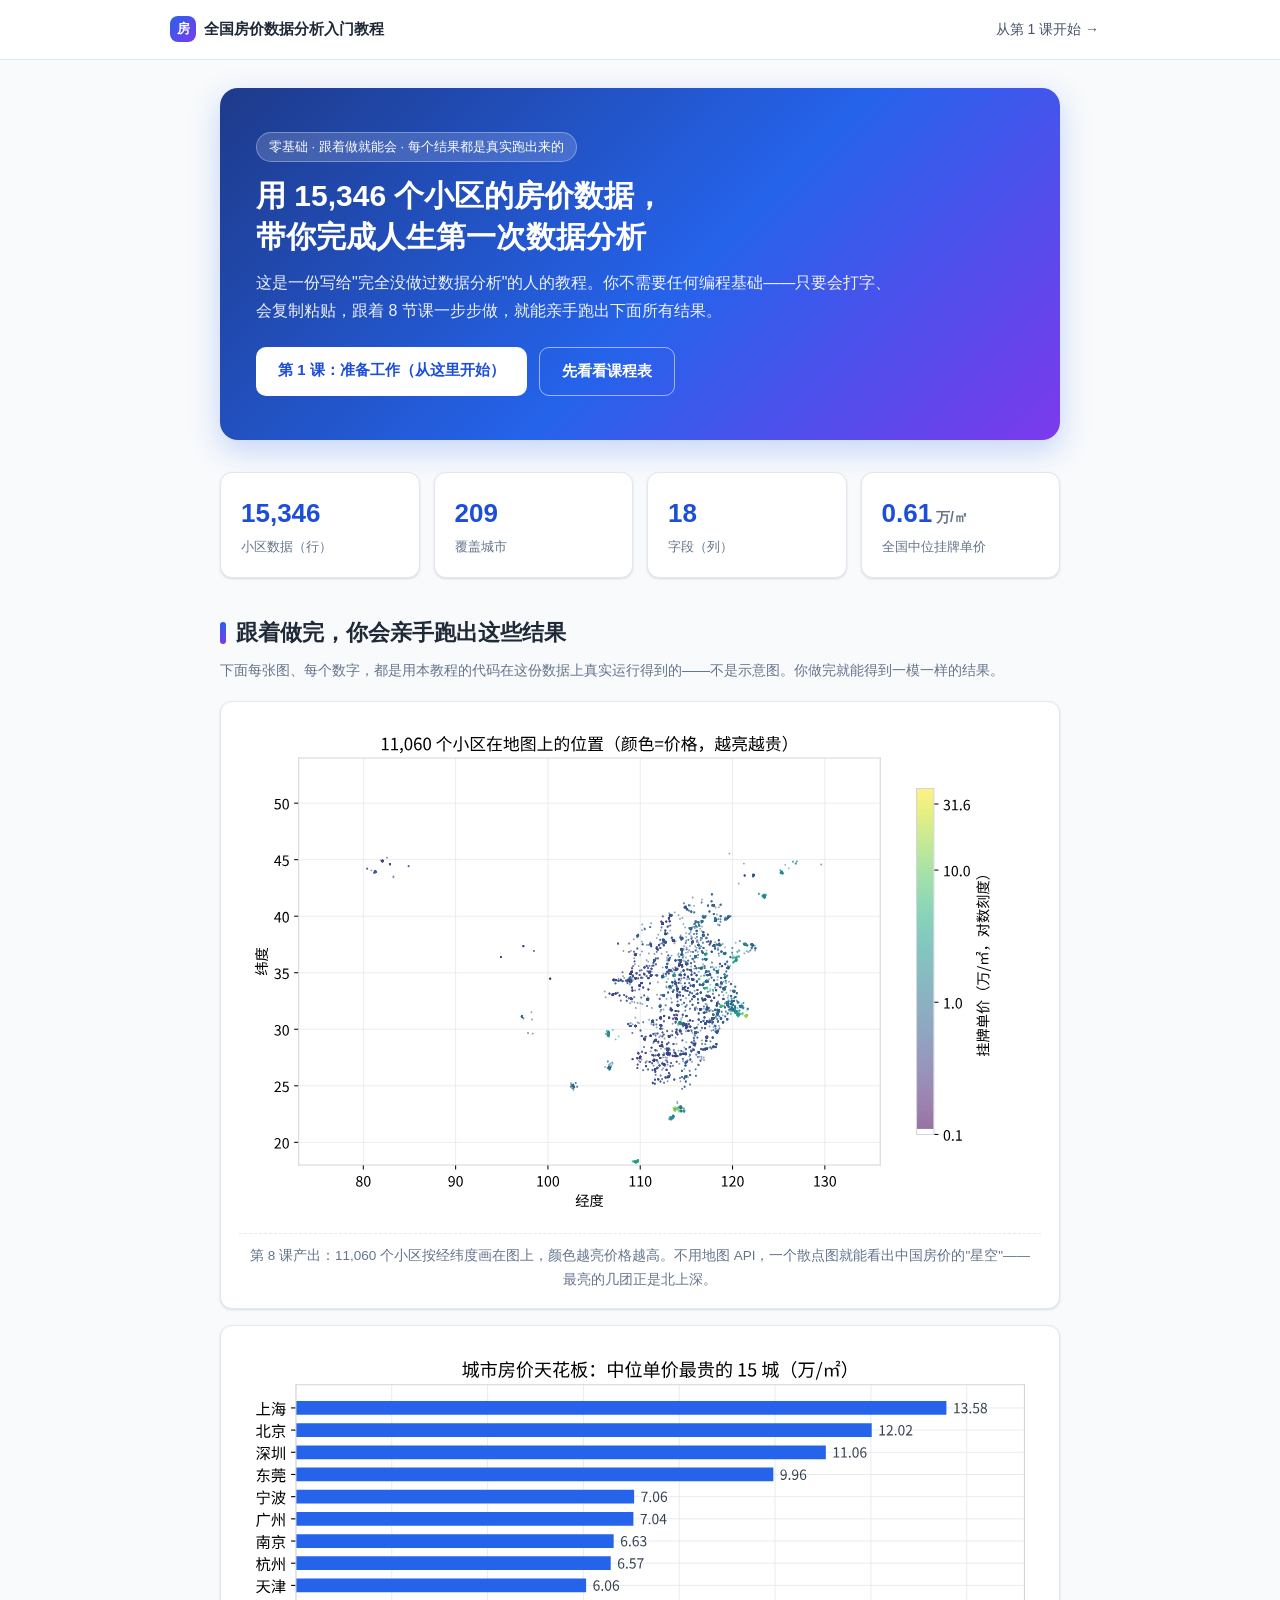
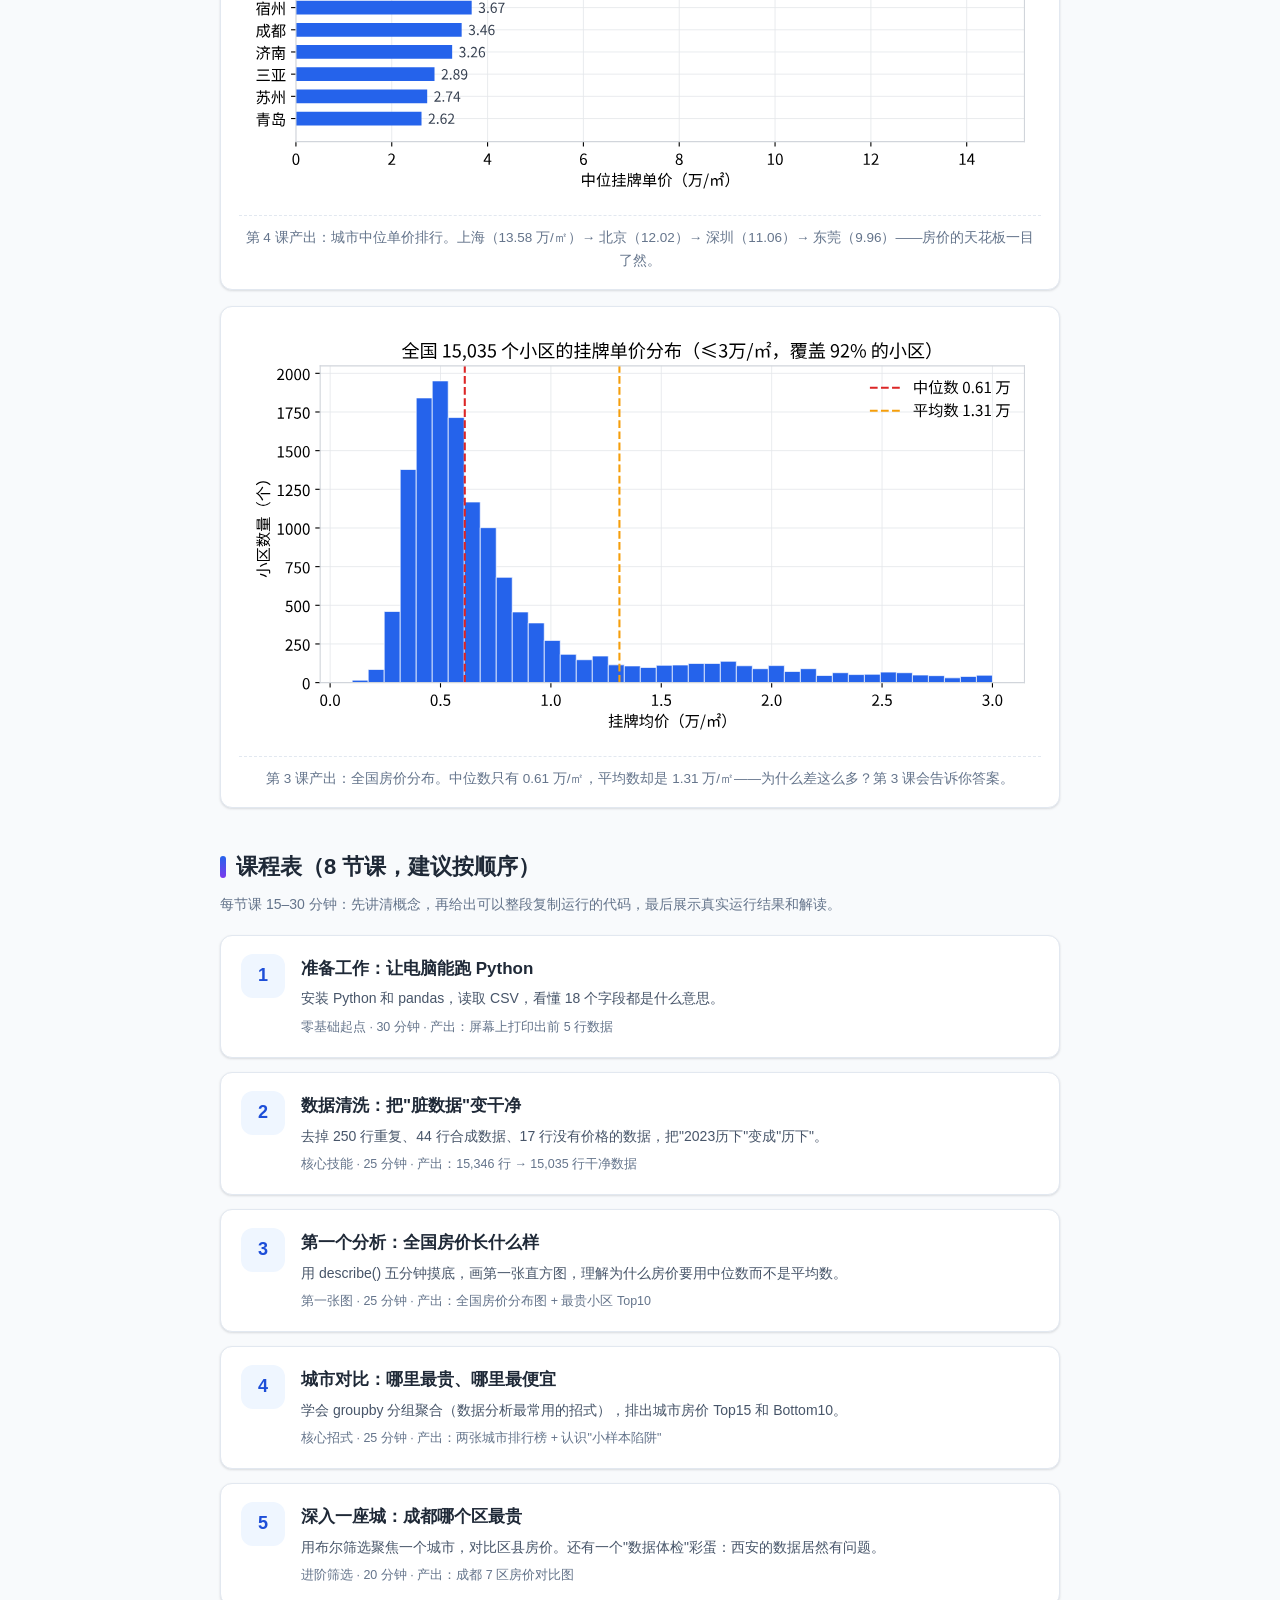
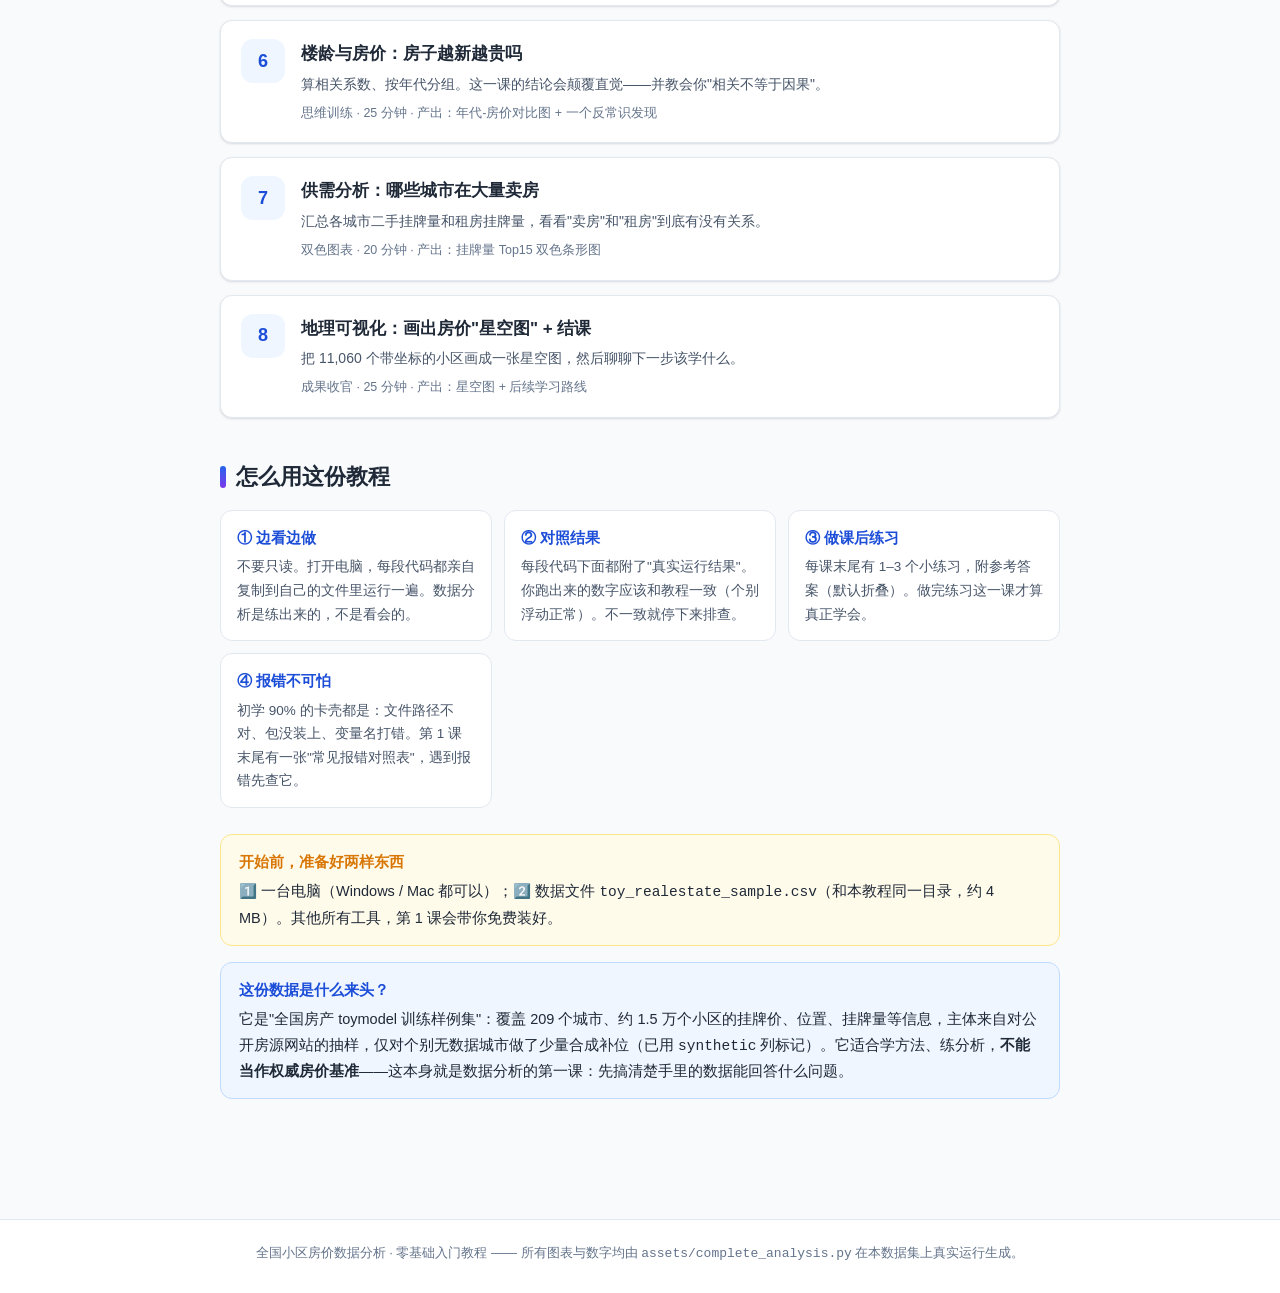
<file: site/index.html>
<!DOCTYPE html>
<html lang="zh-CN">
<head>
<meta charset="UTF-8">
<meta name="viewport" content="width=device-width, initial-scale=1.0">
<title>全国小区房价数据分析 · 零基础入门教程</title>
<link rel="stylesheet" href="assets/style.css">
</head>
<body>

<header class="topbar">
  <div class="topbar-inner">
    <a class="brand" href="index.html"><span class="brand-mark">房</span>全国房价数据分析入门教程</a>
    <nav>
      <a href="lesson1.html" class="btn-ghost">从第 1 课开始 →</a>
    </nav>
  </div>
</header>

<div class="container">

  <!-- ===== Hero ===== -->
  <section class="hero">
    <span class="badge">零基础 · 跟着做就能会 · 每个结果都是真实跑出来的</span>
    <h1>用 15,346 个小区的房价数据，<br>带你完成人生第一次数据分析</h1>
    <p>这是一份写给"完全没做过数据分析"的人的教程。你不需要任何编程基础——只要会打字、会复制粘贴，跟着 8 节课一步步做，就能亲手跑出下面所有结果。</p>
    <div class="cta">
      <a class="btn btn-primary" href="lesson1.html">第 1 课：准备工作（从这里开始）</a>
      <a class="btn btn-ghost" href="#schedule">先看看课程表</a>
    </div>
  </section>

  <!-- ===== 数据集一览 ===== -->
  <div class="stats">
    <div class="stat"><div class="num">15,346</div><div class="lbl">小区数据（行）</div></div>
    <div class="stat"><div class="num">209</div><div class="lbl">覆盖城市</div></div>
    <div class="stat"><div class="num">18</div><div class="lbl">字段（列）</div></div>
    <div class="stat"><div class="num">0.61<small> 万/㎡</small></div><div class="lbl">全国中位挂牌单价</div></div>
  </div>

  <!-- ===== 成果速览 ===== -->
  <section class="section">
    <h2>跟着做完，你会亲手跑出这些结果</h2>
    <p class="sub">下面每张图、每个数字，都是用本教程的代码在这份数据上真实运行得到的——不是示意图。你做完就能得到一模一样的结果。</p>

    <figure class="chart">
      <img src="assets/charts/geo_scatter.svg" alt="全国小区地理分布星空图">
      <figcaption>第 8 课产出：11,060 个小区按经纬度画在图上，颜色越亮价格越高。不用地图 API，一个散点图就能看出中国房价的"星空"——最亮的几团正是北上深。</figcaption>
    </figure>

    <figure class="chart">
      <img src="assets/charts/city_top15.svg" alt="城市中位房价Top15">
      <figcaption>第 4 课产出：城市中位单价排行。上海（13.58 万/㎡）→ 北京（12.02）→ 深圳（11.06）→ 东莞（9.96）——房价的天花板一目了然。</figcaption>
    </figure>

    <figure class="chart">
      <img src="assets/charts/price_dist.svg" alt="全国房价分布直方图">
      <figcaption>第 3 课产出：全国房价分布。中位数只有 0.61 万/㎡，平均数却是 1.31 万/㎡——为什么差这么多？第 3 课会告诉你答案。</figcaption>
    </figure>
  </section>

  <!-- ===== 课程表 ===== -->
  <section class="section" id="schedule">
    <h2>课程表（8 节课，建议按顺序）</h2>
    <p class="sub">每节课 15–30 分钟：先讲清概念，再给出可以整段复制运行的代码，最后展示真实运行结果和解读。</p>
    <div class="lesson-grid">

      <a class="lesson-card" href="lesson1.html">
        <div class="no">1</div>
        <div>
          <h3>准备工作：让电脑能跑 Python</h3>
          <p>安装 Python 和 pandas，读取 CSV，看懂 18 个字段都是什么意思。</p>
          <div class="meta">零基础起点 · 30 分钟 · 产出：屏幕上打印出前 5 行数据</div>
        </div>
      </a>

      <a class="lesson-card" href="lesson2.html">
        <div class="no">2</div>
        <div>
          <h3>数据清洗：把"脏数据"变干净</h3>
          <p>去掉 250 行重复、44 行合成数据、17 行没有价格的数据，把"2023历下"变成"历下"。</p>
          <div class="meta">核心技能 · 25 分钟 · 产出：15,346 行 → 15,035 行干净数据</div>
        </div>
      </a>

      <a class="lesson-card" href="lesson3.html">
        <div class="no">3</div>
        <div>
          <h3>第一个分析：全国房价长什么样</h3>
          <p>用 describe() 五分钟摸底，画第一张直方图，理解为什么房价要用中位数而不是平均数。</p>
          <div class="meta">第一张图 · 25 分钟 · 产出：全国房价分布图 + 最贵小区 Top10</div>
        </div>
      </a>

      <a class="lesson-card" href="lesson4.html">
        <div class="no">4</div>
        <div>
          <h3>城市对比：哪里最贵、哪里最便宜</h3>
          <p>学会 groupby 分组聚合（数据分析最常用的招式），排出城市房价 Top15 和 Bottom10。</p>
          <div class="meta">核心招式 · 25 分钟 · 产出：两张城市排行榜 + 认识"小样本陷阱"</div>
        </div>
      </a>

      <a class="lesson-card" href="lesson5.html">
        <div class="no">5</div>
        <div>
          <h3>深入一座城：成都哪个区最贵</h3>
          <p>用布尔筛选聚焦一个城市，对比区县房价。还有一个"数据体检"彩蛋：西安的数据居然有问题。</p>
          <div class="meta">进阶筛选 · 20 分钟 · 产出：成都 7 区房价对比图</div>
        </div>
      </a>

      <a class="lesson-card" href="lesson6.html">
        <div class="no">6</div>
        <div>
          <h3>楼龄与房价：房子越新越贵吗</h3>
          <p>算相关系数、按年代分组。这一课的结论会颠覆直觉——并教会你"相关不等于因果"。</p>
          <div class="meta">思维训练 · 25 分钟 · 产出：年代-房价对比图 + 一个反常识发现</div>
        </div>
      </a>

      <a class="lesson-card" href="lesson7.html">
        <div class="no">7</div>
        <div>
          <h3>供需分析：哪些城市在大量卖房</h3>
          <p>汇总各城市二手挂牌量和租房挂牌量，看看"卖房"和"租房"到底有没有关系。</p>
          <div class="meta">双色图表 · 20 分钟 · 产出：挂牌量 Top15 双色条形图</div>
        </div>
      </a>

      <a class="lesson-card" href="lesson8.html">
        <div class="no">8</div>
        <div>
          <h3>地理可视化：画出房价"星空图" + 结课</h3>
          <p>把 11,060 个带坐标的小区画成一张星空图，然后聊聊下一步该学什么。</p>
          <div class="meta">成果收官 · 25 分钟 · 产出：星空图 + 后续学习路线</div>
        </div>
      </a>

    </div>
  </section>

  <!-- ===== 怎么用 ===== -->
  <section class="section">
    <h2>怎么用这份教程</h2>
    <div class="concepts">
      <div class="concept">
        <h4>① 边看边做</h4>
        <p>不要只读。打开电脑，每段代码都亲自复制到自己的文件里运行一遍。数据分析是练出来的，不是看会的。</p>
      </div>
      <div class="concept">
        <h4>② 对照结果</h4>
        <p>每段代码下面都附了"真实运行结果"。你跑出来的数字应该和教程一致（个别浮动正常）。不一致就停下来排查。</p>
      </div>
      <div class="concept">
        <h4>③ 做课后练习</h4>
        <p>每课末尾有 1–3 个小练习，附参考答案（默认折叠）。做完练习这一课才算真正学会。</p>
      </div>
      <div class="concept">
        <h4>④ 报错不可怕</h4>
        <p>初学 90% 的卡壳都是：文件路径不对、包没装上、变量名打错。第 1 课末尾有一张"常见报错对照表"，遇到报错先查它。</p>
      </div>
    </div>

    <div class="callout warn">
      <h4>开始前，准备好两样东西</h4>
      <p>1️⃣ 一台电脑（Windows / Mac 都可以）；2️⃣ 数据文件 <code>toy_realestate_sample.csv</code>（和本教程同一目录，约 4 MB）。其他所有工具，第 1 课会带你免费装好。</p>
    </div>

    <div class="callout tip">
      <h4>这份数据是什么来头？</h4>
      <p>它是"全国房产 toymodel 训练样例集"：覆盖 209 个城市、约 1.5 万个小区的挂牌价、位置、挂牌量等信息，主体来自对公开房源网站的抽样，仅对个别无数据城市做了少量合成补位（已用 <code>synthetic</code> 列标记）。它适合学方法、练分析，<strong>不能当作权威房价基准</strong>——这本身就是数据分析的第一课：先搞清楚手里的数据能回答什么问题。</p>
    </div>
  </section>

</div>

<footer class="site">
  <p>全国小区房价数据分析 · 零基础入门教程 —— 所有图表与数字均由 <code>assets/complete_analysis.py</code> 在本数据集上真实运行生成。</p>
</footer>

<script src="assets/app.js"></script>
</body>
</html>
</file>
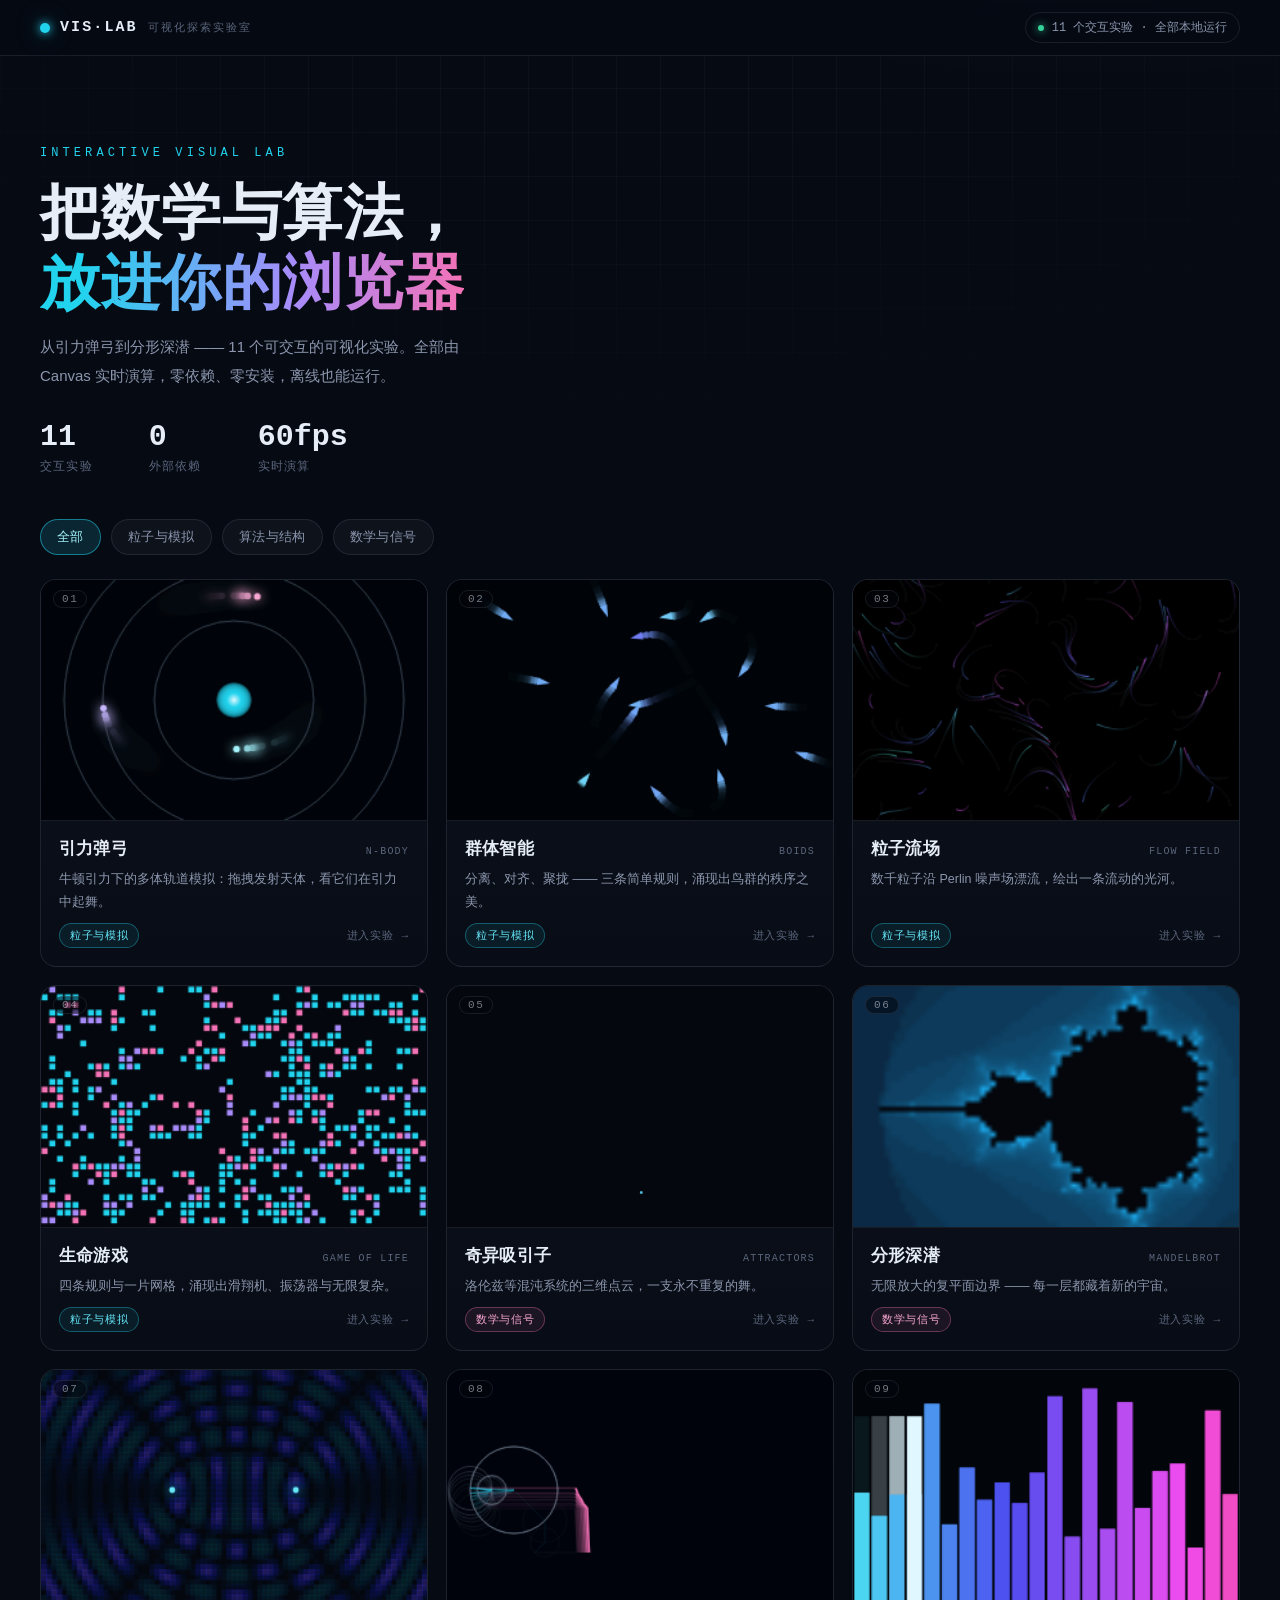
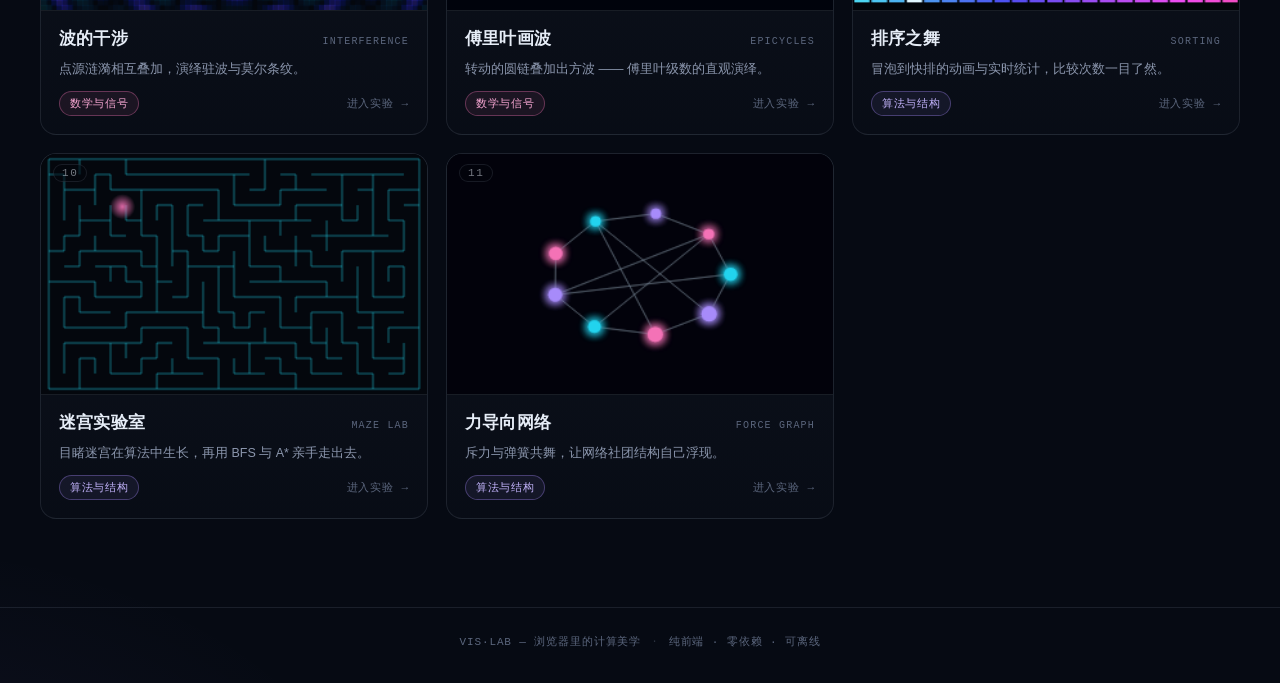
<file: vislab/index.html>
<!DOCTYPE html>
<html lang="zh-CN">
<head>
<meta charset="UTF-8">
<meta name="viewport" content="width=device-width, initial-scale=1, viewport-fit=cover">
<title>VIS·LAB · 可视化探索实验室</title>
<link rel="stylesheet" href="styles.css">
</head>
<body data-page="index">
<header class="topbar">
  <a class="brand" href="index.html"><span class="brand-dot" aria-hidden="true"></span><span class="brand-name">VIS·LAB</span><span class="brand-sub">可视化探索实验室</span></a>
  <nav class="exp-nav">
    <span class="hub-pill">11 个交互实验 · 全部本地运行</span>
  </nav>
</header>
<main class="page">
  <section class="hero">
    <p class="hero-kicker">INTERACTIVE VISUAL LAB</p>
    <h1>把数学与算法，<br><span class="grad">放进你的浏览器</span></h1>
    <p class="hero-sub">从引力弹弓到分形深潜 —— 11 个可交互的可视化实验。全部由 Canvas 实时演算，零依赖、零安装，离线也能运行。</p>
    <div class="hero-stats">
      <div class="stat"><b>11</b><span>交互实验</span></div>
      <div class="stat"><b>0</b><span>外部依赖</span></div>
      <div class="stat"><b>60fps</b><span>实时演算</span></div>
    </div>
  </section>

  <nav class="filters" id="filters">
    <button type="button" data-v="all" class="active">全部</button>
    <button type="button" data-v="sim">粒子与模拟</button>
    <button type="button" data-v="algo">算法与结构</button>
    <button type="button" data-v="math">数学与信号</button>
  </nav>

  <section class="grid" id="grid">
    <a class="vcard" href="nbody.html" data-cat="sim" style="--i:0">
      <div class="vcard-media"><span class="vcard-no">01</span><canvas data-preview="nbody"></canvas></div>
      <div class="vcard-body">
        <h2>引力弹弓<span class="en">N-Body</span></h2>
        <p>牛顿引力下的多体轨道模拟：拖拽发射天体，看它们在引力中起舞。</p>
        <div class="vcard-meta"><span class="tag tag-sim">粒子与模拟</span><span class="vcard-cta">进入实验 →</span></div>
      </div>
    </a>
    <a class="vcard" href="boids.html" data-cat="sim" style="--i:1">
      <div class="vcard-media"><span class="vcard-no">02</span><canvas data-preview="boids"></canvas></div>
      <div class="vcard-body">
        <h2>群体智能<span class="en">Boids</span></h2>
        <p>分离、对齐、聚拢 —— 三条简单规则，涌现出鸟群的秩序之美。</p>
        <div class="vcard-meta"><span class="tag tag-sim">粒子与模拟</span><span class="vcard-cta">进入实验 →</span></div>
      </div>
    </a>
    <a class="vcard" href="flowfield.html" data-cat="sim" style="--i:2">
      <div class="vcard-media"><span class="vcard-no">03</span><canvas data-preview="flowfield"></canvas></div>
      <div class="vcard-body">
        <h2>粒子流场<span class="en">Flow Field</span></h2>
        <p>数千粒子沿 Perlin 噪声场漂流，绘出一条流动的光河。</p>
        <div class="vcard-meta"><span class="tag tag-sim">粒子与模拟</span><span class="vcard-cta">进入实验 →</span></div>
      </div>
    </a>
    <a class="vcard" href="gameoflife.html" data-cat="sim" style="--i:3">
      <div class="vcard-media"><span class="vcard-no">04</span><canvas data-preview="gameoflife"></canvas></div>
      <div class="vcard-body">
        <h2>生命游戏<span class="en">Game of Life</span></h2>
        <p>四条规则与一片网格，涌现出滑翔机、振荡器与无限复杂。</p>
        <div class="vcard-meta"><span class="tag tag-sim">粒子与模拟</span><span class="vcard-cta">进入实验 →</span></div>
      </div>
    </a>
    <a class="vcard" href="attractors.html" data-cat="math" style="--i:4">
      <div class="vcard-media"><span class="vcard-no">05</span><canvas data-preview="attractors"></canvas></div>
      <div class="vcard-body">
        <h2>奇异吸引子<span class="en">Attractors</span></h2>
        <p>洛伦兹等混沌系统的三维点云，一支永不重复的舞。</p>
        <div class="vcard-meta"><span class="tag tag-math">数学与信号</span><span class="vcard-cta">进入实验 →</span></div>
      </div>
    </a>
    <a class="vcard" href="fractal.html" data-cat="math" style="--i:5">
      <div class="vcard-media"><span class="vcard-no">06</span><canvas data-preview="fractal"></canvas></div>
      <div class="vcard-body">
        <h2>分形深潜<span class="en">Mandelbrot</span></h2>
        <p>无限放大的复平面边界 —— 每一层都藏着新的宇宙。</p>
        <div class="vcard-meta"><span class="tag tag-math">数学与信号</span><span class="vcard-cta">进入实验 →</span></div>
      </div>
    </a>
    <a class="vcard" href="waves.html" data-cat="math" style="--i:6">
      <div class="vcard-media"><span class="vcard-no">07</span><canvas data-preview="waves"></canvas></div>
      <div class="vcard-body">
        <h2>波的干涉<span class="en">Interference</span></h2>
        <p>点源涟漪相互叠加，演绎驻波与莫尔条纹。</p>
        <div class="vcard-meta"><span class="tag tag-math">数学与信号</span><span class="vcard-cta">进入实验 →</span></div>
      </div>
    </a>
    <a class="vcard" href="fourier.html" data-cat="math" style="--i:7">
      <div class="vcard-media"><span class="vcard-no">08</span><canvas data-preview="fourier"></canvas></div>
      <div class="vcard-body">
        <h2>傅里叶画波<span class="en">Epicycles</span></h2>
        <p>转动的圆链叠加出方波 —— 傅里叶级数的直观演绎。</p>
        <div class="vcard-meta"><span class="tag tag-math">数学与信号</span><span class="vcard-cta">进入实验 →</span></div>
      </div>
    </a>
    <a class="vcard" href="sorting.html" data-cat="algo" style="--i:8">
      <div class="vcard-media"><span class="vcard-no">09</span><canvas data-preview="sorting"></canvas></div>
      <div class="vcard-body">
        <h2>排序之舞<span class="en">Sorting</span></h2>
        <p>冒泡到快排的动画与实时统计，比较次数一目了然。</p>
        <div class="vcard-meta"><span class="tag tag-algo">算法与结构</span><span class="vcard-cta">进入实验 →</span></div>
      </div>
    </a>
    <a class="vcard" href="maze.html" data-cat="algo" style="--i:9">
      <div class="vcard-media"><span class="vcard-no">10</span><canvas data-preview="maze"></canvas></div>
      <div class="vcard-body">
        <h2>迷宫实验室<span class="en">Maze Lab</span></h2>
        <p>目睹迷宫在算法中生长，再用 BFS 与 A* 亲手走出去。</p>
        <div class="vcard-meta"><span class="tag tag-algo">算法与结构</span><span class="vcard-cta">进入实验 →</span></div>
      </div>
    </a>
    <a class="vcard" href="graph.html" data-cat="algo" style="--i:10">
      <div class="vcard-media"><span class="vcard-no">11</span><canvas data-preview="graph"></canvas></div>
      <div class="vcard-body">
        <h2>力导向网络<span class="en">Force Graph</span></h2>
        <p>斥力与弹簧共舞，让网络社团结构自己浮现。</p>
        <div class="vcard-meta"><span class="tag tag-algo">算法与结构</span><span class="vcard-cta">进入实验 →</span></div>
      </div>
    </a>
  </section>
</main>
<footer class="footer"><span>VIS·LAB — 浏览器里的计算美学</span><span class="footer-sep">·</span><span>纯前端 · 零依赖 · 可离线</span></footer>
<script src="shared.js"></script>
<script src="previews.js"></script>
<script>
/* 分类筛选 */
(function () {
  var box = VL.$("filters");
  var cards = document.querySelectorAll(".vcard");
  box.addEventListener("click", function (e) {
    var b = e.target.closest("button");
    if (!b) return;
    var btns = box.querySelectorAll("button");
    for (var i = 0; i < btns.length; i++) btns[i].classList.toggle("active", btns[i] === b);
    var v = b.dataset.v;
    for (var j = 0; j < cards.length; j++) {
      cards[j].style.display = (v === "all" || cards[j].dataset.cat === v) ? "" : "none";
    }
  });
})();
</script>
</body>
</html>
</file>
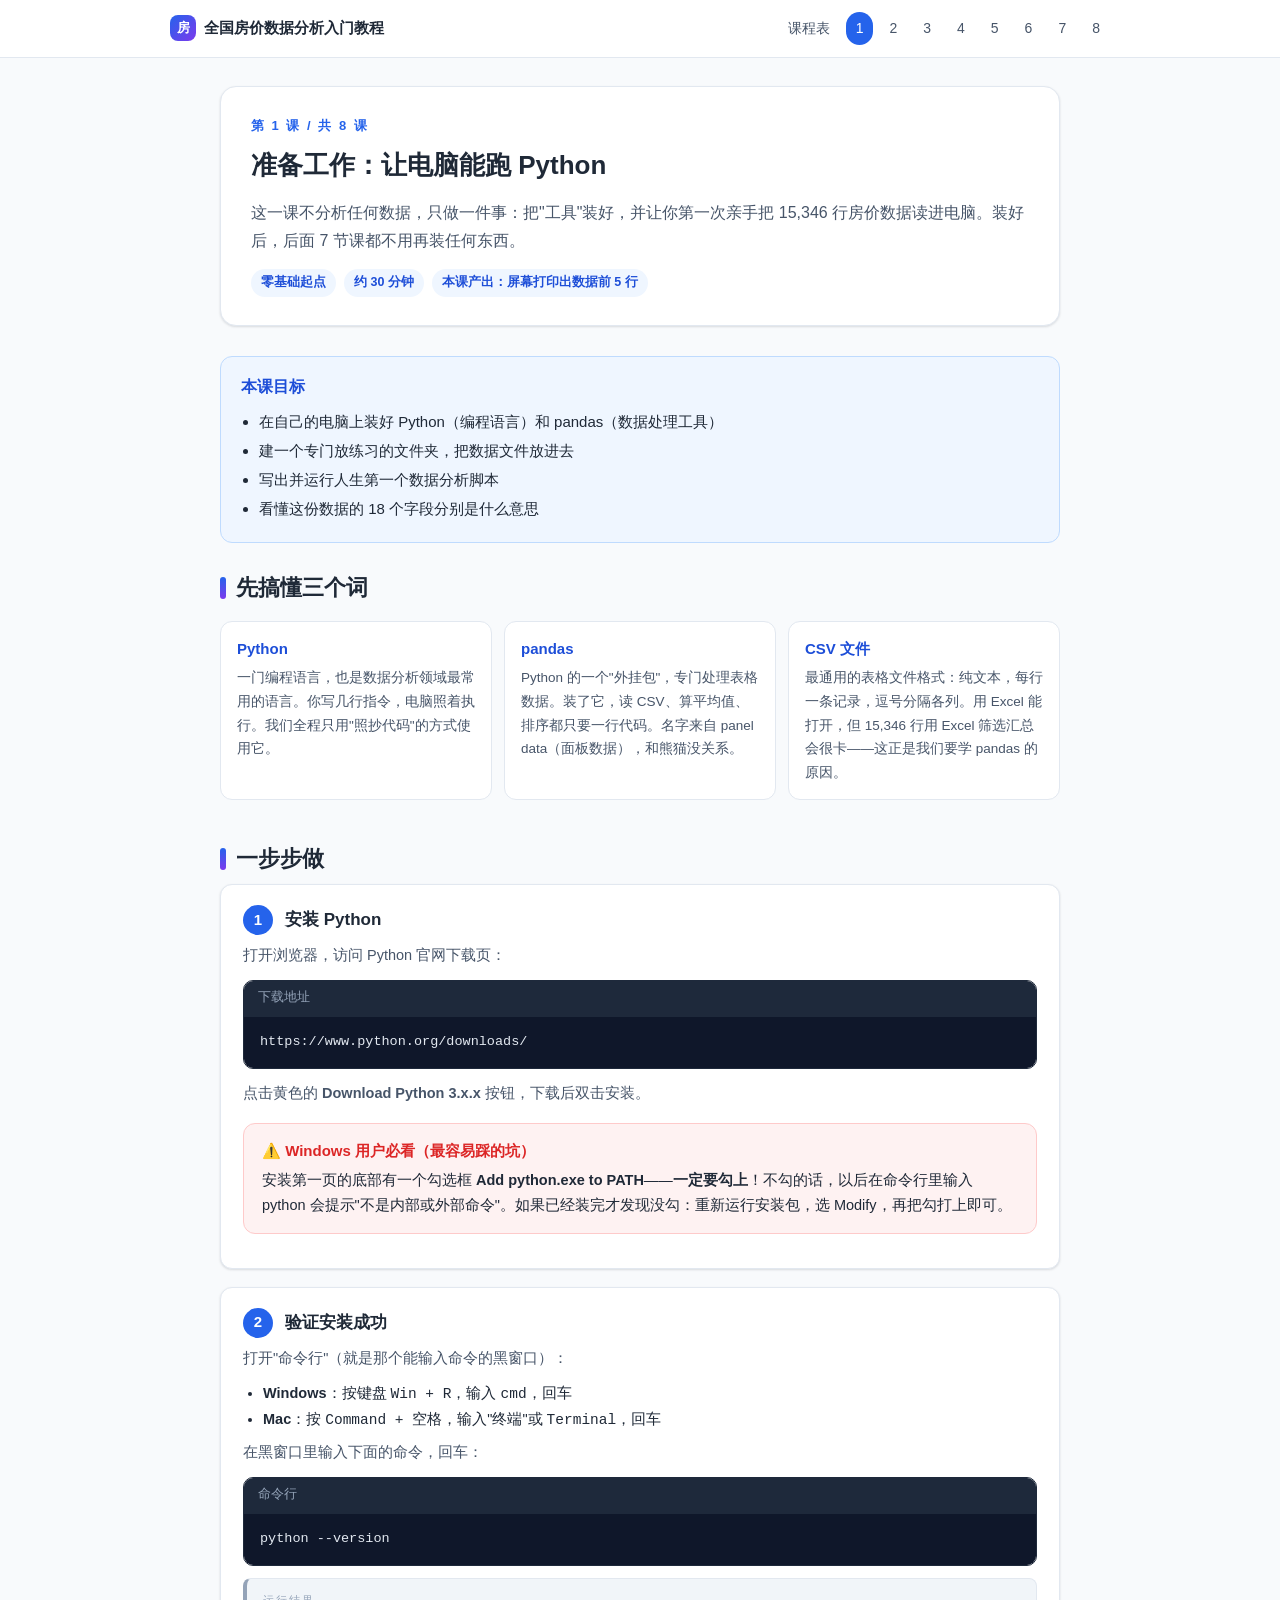
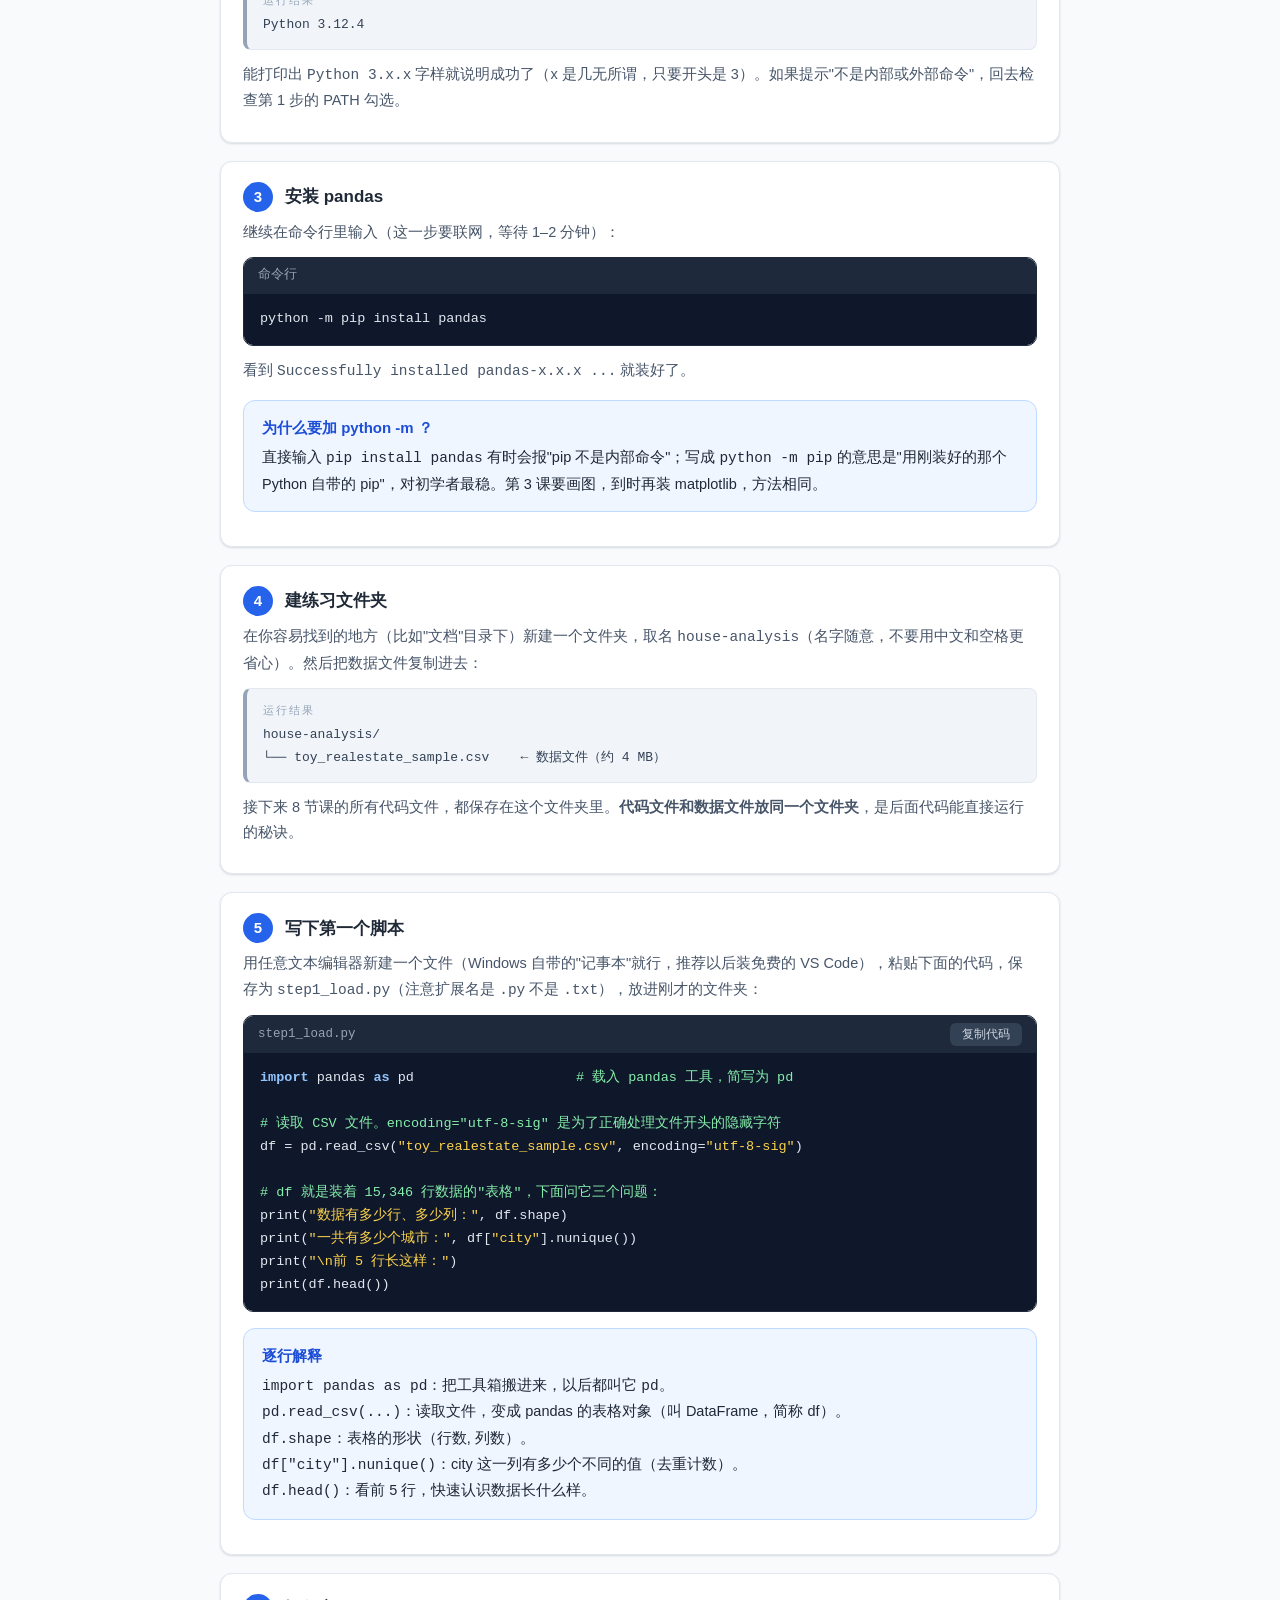
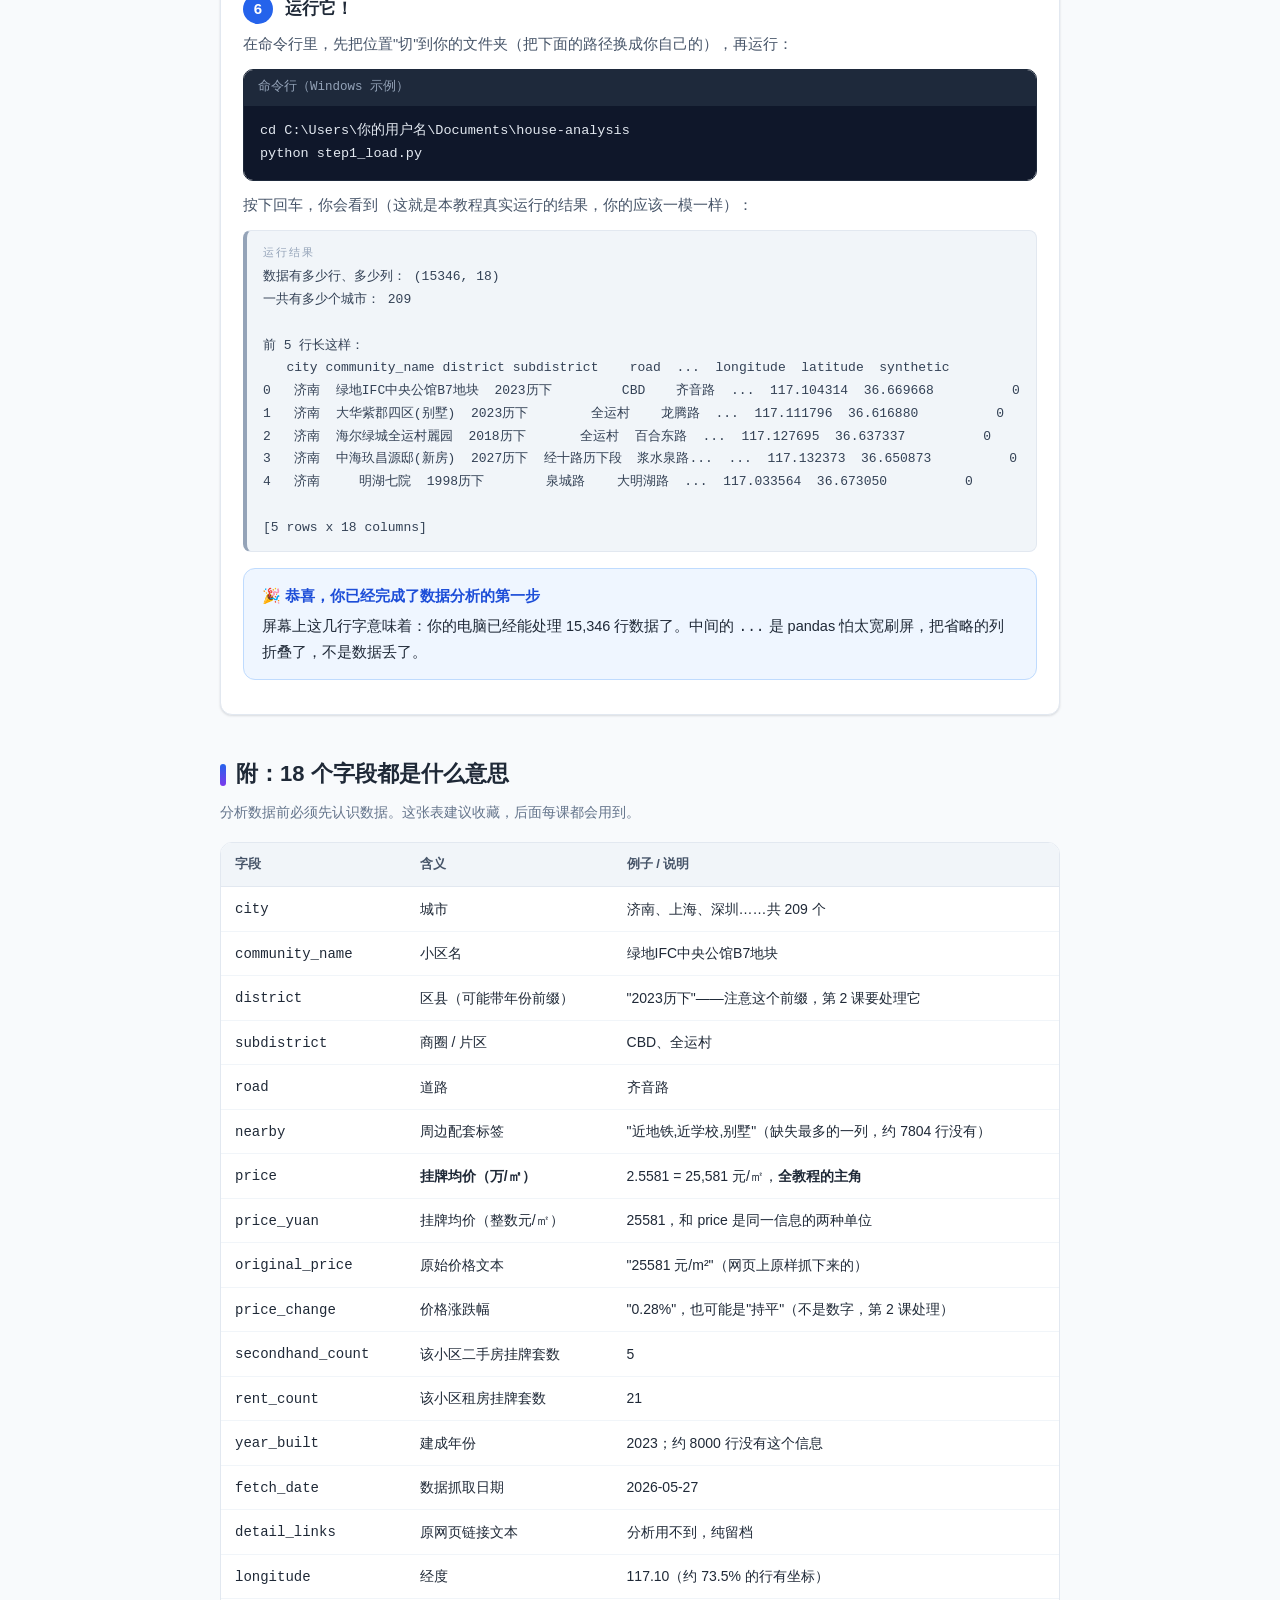
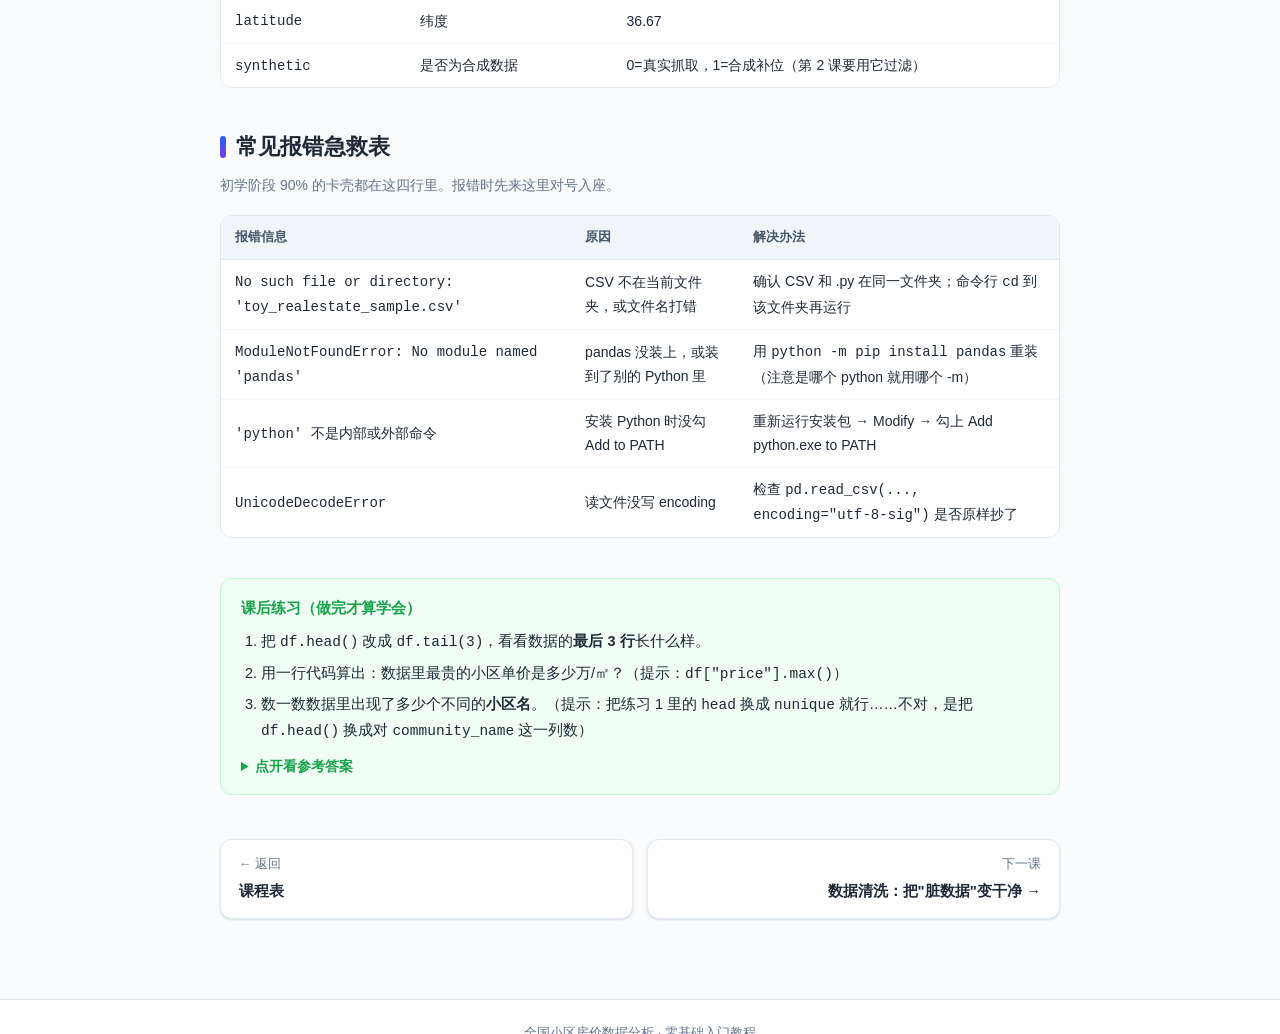
<file: site/lesson1.html>
<!DOCTYPE html>
<html lang="zh-CN">
<head>
<meta charset="UTF-8">
<meta name="viewport" content="width=device-width, initial-scale=1.0">
<title>第 1 课 · 准备工作：让电脑能跑 Python</title>
<link rel="stylesheet" href="assets/style.css">
</head>
<body>

<header class="topbar">
  <div class="topbar-inner">
    <a class="brand" href="index.html"><span class="brand-mark">房</span>全国房价数据分析入门教程</a>
    <nav>
      <a href="index.html">课程表</a>
      <a href="lesson1.html" class="active">1</a>
      <a href="lesson2.html">2</a>
      <a href="lesson3.html">3</a>
      <a href="lesson4.html">4</a>
      <a href="lesson5.html">5</a>
      <a href="lesson6.html">6</a>
      <a href="lesson7.html">7</a>
      <a href="lesson8.html">8</a>
    </nav>
  </div>
</header>

<div class="container">

  <div class="lesson-hero">
    <div class="kicker">第 1 课 / 共 8 课</div>
    <h1>准备工作：让电脑能跑 Python</h1>
    <p class="desc">这一课不分析任何数据，只做一件事：把"工具"装好，并让你第一次亲手把 15,346 行房价数据读进电脑。装好后，后面 7 节课都不用再装任何东西。</p>
    <div class="tags">
      <span class="tag">零基础起点</span>
      <span class="tag">约 30 分钟</span>
      <span class="tag">本课产出：屏幕打印出数据前 5 行</span>
    </div>
  </div>

  <div class="goals">
    <h2>本课目标</h2>
    <ul>
      <li>在自己的电脑上装好 Python（编程语言）和 pandas（数据处理工具）</li>
      <li>建一个专门放练习的文件夹，把数据文件放进去</li>
      <li>写出并运行人生第一个数据分析脚本</li>
      <li>看懂这份数据的 18 个字段分别是什么意思</li>
    </ul>
  </div>

  <section class="section">
    <h2>先搞懂三个词</h2>
    <div class="concepts">
      <div class="concept">
        <h4>Python</h4>
        <p>一门编程语言，也是数据分析领域最常用的语言。你写几行指令，电脑照着执行。我们全程只用"照抄代码"的方式使用它。</p>
      </div>
      <div class="concept">
        <h4>pandas</h4>
        <p>Python 的一个"外挂包"，专门处理表格数据。装了它，读 CSV、算平均值、排序都只要一行代码。名字来自 panel data（面板数据），和熊猫没关系。</p>
      </div>
      <div class="concept">
        <h4>CSV 文件</h4>
        <p>最通用的表格文件格式：纯文本，每行一条记录，逗号分隔各列。用 Excel 能打开，但 15,346 行用 Excel 筛选汇总会很卡——这正是我们要学 pandas 的原因。</p>
      </div>
    </div>
  </section>

  <section class="section">
    <h2>一步步做</h2>

    <div class="step">
      <div class="step-head"><div class="step-num">1</div><h3>安装 Python</h3></div>
      <p class="note">打开浏览器，访问 Python 官网下载页：</p>
      <div class="codeblock">
        <div class="cb-head"><span>下载地址</span></div>
        <pre>https://www.python.org/downloads/</pre>
      </div>
      <p class="note">点击黄色的 <strong>Download Python 3.x.x</strong> 按钮，下载后双击安装。</p>
      <div class="callout danger">
        <h4>⚠️ Windows 用户必看（最容易踩的坑）</h4>
        <p>安装第一页的底部有一个勾选框 <strong>Add python.exe to PATH</strong>——<strong>一定要勾上</strong>！不勾的话，以后在命令行里输入 python 会提示"不是内部或外部命令"。如果已经装完才发现没勾：重新运行安装包，选 Modify，再把勾打上即可。</p>
      </div>
    </div>

    <div class="step">
      <div class="step-head"><div class="step-num">2</div><h3>验证安装成功</h3></div>
      <p class="note">打开"命令行"（就是那个能输入命令的黑窗口）：</p>
      <ul style="margin-left:20px; font-size:14.5px;">
        <li><strong>Windows</strong>：按键盘 <code>Win + R</code>，输入 <code>cmd</code>，回车</li>
        <li><strong>Mac</strong>：按 <code>Command + 空格</code>，输入"终端"或 <code>Terminal</code>，回车</li>
      </ul>
      <p class="note">在黑窗口里输入下面的命令，回车：</p>
      <div class="codeblock">
        <div class="cb-head"><span>命令行</span></div>
        <pre>python --version</pre>
      </div>
      <div class="console">Python 3.12.4</div>
      <p class="note">能打印出 <code>Python 3.x.x</code> 字样就说明成功了（x 是几无所谓，只要开头是 3）。如果提示"不是内部或外部命令"，回去检查第 1 步的 PATH 勾选。</p>
    </div>

    <div class="step">
      <div class="step-head"><div class="step-num">3</div><h3>安装 pandas</h3></div>
      <p class="note">继续在命令行里输入（这一步要联网，等待 1–2 分钟）：</p>
      <div class="codeblock">
        <div class="cb-head"><span>命令行</span></div>
        <pre>python -m pip install pandas</pre>
      </div>
      <p class="note">看到 <code>Successfully installed pandas-x.x.x ...</code> 就装好了。</p>
      <div class="callout tip">
        <h4>为什么要加 python -m ？</h4>
        <p>直接输入 <code>pip install pandas</code> 有时会报"pip 不是内部命令"；写成 <code>python -m pip</code> 的意思是"用刚装好的那个 Python 自带的 pip"，对初学者最稳。第 3 课要画图，到时再装 matplotlib，方法相同。</p>
      </div>
    </div>

    <div class="step">
      <div class="step-head"><div class="step-num">4</div><h3>建练习文件夹</h3></div>
      <p class="note">在你容易找到的地方（比如"文档"目录下）新建一个文件夹，取名 <code>house-analysis</code>（名字随意，不要用中文和空格更省心）。然后把数据文件复制进去：</p>
      <div class="console">house-analysis/
└── toy_realestate_sample.csv    ← 数据文件（约 4 MB）</div>
      <p class="note">接下来 8 节课的所有代码文件，都保存在这个文件夹里。<strong>代码文件和数据文件放同一个文件夹</strong>，是后面代码能直接运行的秘诀。</p>
    </div>

    <div class="step">
      <div class="step-head"><div class="step-num">5</div><h3>写下第一个脚本</h3></div>
      <p class="note">用任意文本编辑器新建一个文件（Windows 自带的"记事本"就行，推荐以后装免费的 VS Code），粘贴下面的代码，保存为 <code>step1_load.py</code>（注意扩展名是 <code>.py</code> 不是 <code>.txt</code>），放进刚才的文件夹：</p>
      <div class="codeblock">
        <div class="cb-head"><span>step1_load.py</span><button class="copy">复制代码</button></div>
        <pre><span class="k">import</span> pandas <span class="k">as</span> pd                    <span class="cm"># 载入 pandas 工具，简写为 pd</span>

<span class="cm"># 读取 CSV 文件。encoding="utf-8-sig" 是为了正确处理文件开头的隐藏字符</span>
df = pd.read_csv(<span class="s">"toy_realestate_sample.csv"</span>, encoding=<span class="s">"utf-8-sig"</span>)

<span class="cm"># df 就是装着 15,346 行数据的"表格"，下面问它三个问题：</span>
print(<span class="s">"数据有多少行、多少列："</span>, df.shape)
print(<span class="s">"一共有多少个城市："</span>, df[<span class="s">"city"</span>].nunique())
print(<span class="s">"\n前 5 行长这样："</span>)
print(df.head())</pre>
      </div>
      <div class="callout tip">
        <h4>逐行解释</h4>
        <p><code>import pandas as pd</code>：把工具箱搬进来，以后都叫它 <code>pd</code>。<br>
        <code>pd.read_csv(...)</code>：读取文件，变成 pandas 的表格对象（叫 DataFrame，简称 df）。<br>
        <code>df.shape</code>：表格的形状（行数, 列数）。<br>
        <code>df["city"].nunique()</code>：city 这一列有多少个不同的值（去重计数）。<br>
        <code>df.head()</code>：看前 5 行，快速认识数据长什么样。</p>
      </div>
    </div>

    <div class="step">
      <div class="step-head"><div class="step-num">6</div><h3>运行它！</h3></div>
      <p class="note">在命令行里，先把位置"切"到你的文件夹（把下面的路径换成你自己的），再运行：</p>
      <div class="codeblock">
        <div class="cb-head"><span>命令行（Windows 示例）</span></div>
        <pre>cd C:\Users\你的用户名\Documents\house-analysis
python step1_load.py</pre>
      </div>
      <p class="note">按下回车，你会看到（这就是本教程真实运行的结果，你的应该一模一样）：</p>
      <div class="console">数据有多少行、多少列： (15346, 18)
一共有多少个城市： 209

前 5 行长这样：
   city community_name district subdistrict    road  ...  longitude  latitude  synthetic
0   济南  绿地IFC中央公馆B7地块  2023历下         CBD    齐音路  ...  117.104314  36.669668          0
1   济南  大华紫郡四区(别墅)  2023历下        全运村    龙腾路  ...  117.111796  36.616880          0
2   济南  海尔绿城全运村麗园  2018历下       全运村  百合东路  ...  117.127695  36.637337          0
3   济南  中海玖昌源邸(新房)  2027历下  经十路历下段  浆水泉路...  ...  117.132373  36.650873          0
4   济南     明湖七院  1998历下        泉城路    大明湖路  ...  117.033564  36.673050          0

[5 rows x 18 columns]</div>
      <div class="callout tip">
        <h4>🎉 恭喜，你已经完成了数据分析的第一步</h4>
        <p>屏幕上这几行字意味着：你的电脑已经能处理 15,346 行数据了。中间的 <code>...</code> 是 pandas 怕太宽刷屏，把省略的列折叠了，不是数据丢了。</p>
      </div>
    </div>
  </section>

  <section class="section">
    <h2>附：18 个字段都是什么意思</h2>
    <p class="sub">分析数据前必须先认识数据。这张表建议收藏，后面每课都会用到。</p>
    <div class="table-wrap">
      <table class="data">
        <tr><th>字段</th><th>含义</th><th>例子 / 说明</th></tr>
        <tr><td><code>city</code></td><td>城市</td><td>济南、上海、深圳……共 209 个</td></tr>
        <tr><td><code>community_name</code></td><td>小区名</td><td>绿地IFC中央公馆B7地块</td></tr>
        <tr><td><code>district</code></td><td>区县（可能带年份前缀）</td><td>"2023历下"——注意这个前缀，第 2 课要处理它</td></tr>
        <tr><td><code>subdistrict</code></td><td>商圈 / 片区</td><td>CBD、全运村</td></tr>
        <tr><td><code>road</code></td><td>道路</td><td>齐音路</td></tr>
        <tr><td><code>nearby</code></td><td>周边配套标签</td><td>"近地铁,近学校,别墅"（缺失最多的一列，约 7804 行没有）</td></tr>
        <tr><td><code>price</code></td><td><strong>挂牌均价（万/㎡）</strong></td><td>2.5581 = 25,581 元/㎡，<strong>全教程的主角</strong></td></tr>
        <tr><td><code>price_yuan</code></td><td>挂牌均价（整数元/㎡）</td><td>25581，和 price 是同一信息的两种单位</td></tr>
        <tr><td><code>original_price</code></td><td>原始价格文本</td><td>"25581 元/m²"（网页上原样抓下来的）</td></tr>
        <tr><td><code>price_change</code></td><td>价格涨跌幅</td><td>"0.28%"，也可能是"持平"（不是数字，第 2 课处理）</td></tr>
        <tr><td><code>secondhand_count</code></td><td>该小区二手房挂牌套数</td><td>5</td></tr>
        <tr><td><code>rent_count</code></td><td>该小区租房挂牌套数</td><td>21</td></tr>
        <tr><td><code>year_built</code></td><td>建成年份</td><td>2023；约 8000 行没有这个信息</td></tr>
        <tr><td><code>fetch_date</code></td><td>数据抓取日期</td><td>2026-05-27</td></tr>
        <tr><td><code>detail_links</code></td><td>原网页链接文本</td><td>分析用不到，纯留档</td></tr>
        <tr><td><code>longitude</code></td><td>经度</td><td>117.10（约 73.5% 的行有坐标）</td></tr>
        <tr><td><code>latitude</code></td><td>纬度</td><td>36.67</td></tr>
        <tr><td><code>synthetic</code></td><td>是否为合成数据</td><td>0=真实抓取，1=合成补位（第 2 课要用它过滤）</td></tr>
      </table>
    </div>
  </section>

  <section class="section">
    <h2>常见报错急救表</h2>
    <p class="sub">初学阶段 90% 的卡壳都在这四行里。报错时先来这里对号入座。</p>
    <div class="table-wrap">
      <table class="data">
        <tr><th>报错信息</th><th>原因</th><th>解决办法</th></tr>
        <tr><td><code>No such file or directory: 'toy_realestate_sample.csv'</code></td><td>CSV 不在当前文件夹，或文件名打错</td><td>确认 CSV 和 .py 在同一文件夹；命令行 <code>cd</code> 到该文件夹再运行</td></tr>
        <tr><td><code>ModuleNotFoundError: No module named 'pandas'</code></td><td>pandas 没装上，或装到了别的 Python 里</td><td>用 <code>python -m pip install pandas</code> 重装（注意是哪个 python 就用哪个 -m）</td></tr>
        <tr><td><code>'python' 不是内部或外部命令</code></td><td>安装 Python 时没勾 Add to PATH</td><td>重新运行安装包 → Modify → 勾上 Add python.exe to PATH</td></tr>
        <tr><td><code>UnicodeDecodeError</code></td><td>读文件没写 encoding</td><td>检查 <code>pd.read_csv(..., encoding="utf-8-sig")</code> 是否原样抄了</td></tr>
      </table>
    </div>
  </section>

  <section class="exercise">
    <h4>课后练习（做完才算学会）</h4>
    <ol>
      <li>把 <code>df.head()</code> 改成 <code>df.tail(3)</code>，看看数据的<strong>最后 3 行</strong>长什么样。</li>
      <li>用一行代码算出：数据里最贵的小区单价是多少万/㎡？（提示：<code>df["price"].max()</code>）</li>
      <li>数一数数据里出现了多少个不同的<strong>小区名</strong>。（提示：把练习 1 里的 <code>head</code> 换成 <code>nunique</code> 就行……不对，是把 <code>df.head()</code> 换成对 <code>community_name</code> 这一列数）</li>
    </ol>
    <details>
      <summary>点开看参考答案</summary>
      <pre>print(df.tail(3))                      # 练习1
print(df["price"].max())                # 练习2 → 41.4545（万元/㎡，后面课程会见到它）
print(df["community_name"].nunique())   # 练习3 → 13091（有小区同名，去重后 1 万多个）</pre>
    </details>
  </section>

  <nav class="lesson-nav">
    <a href="index.html"><div class="dir">← 返回</div><div class="title">课程表</div></a>
    <a class="next" href="lesson2.html"><div class="dir">下一课</div><div class="title">数据清洗：把"脏数据"变干净 →</div></a>
  </nav>

</div>

<footer class="site"><p>全国小区房价数据分析 · 零基础入门教程</p></footer>
<script src="assets/app.js"></script>
</body>
</html>
</file>
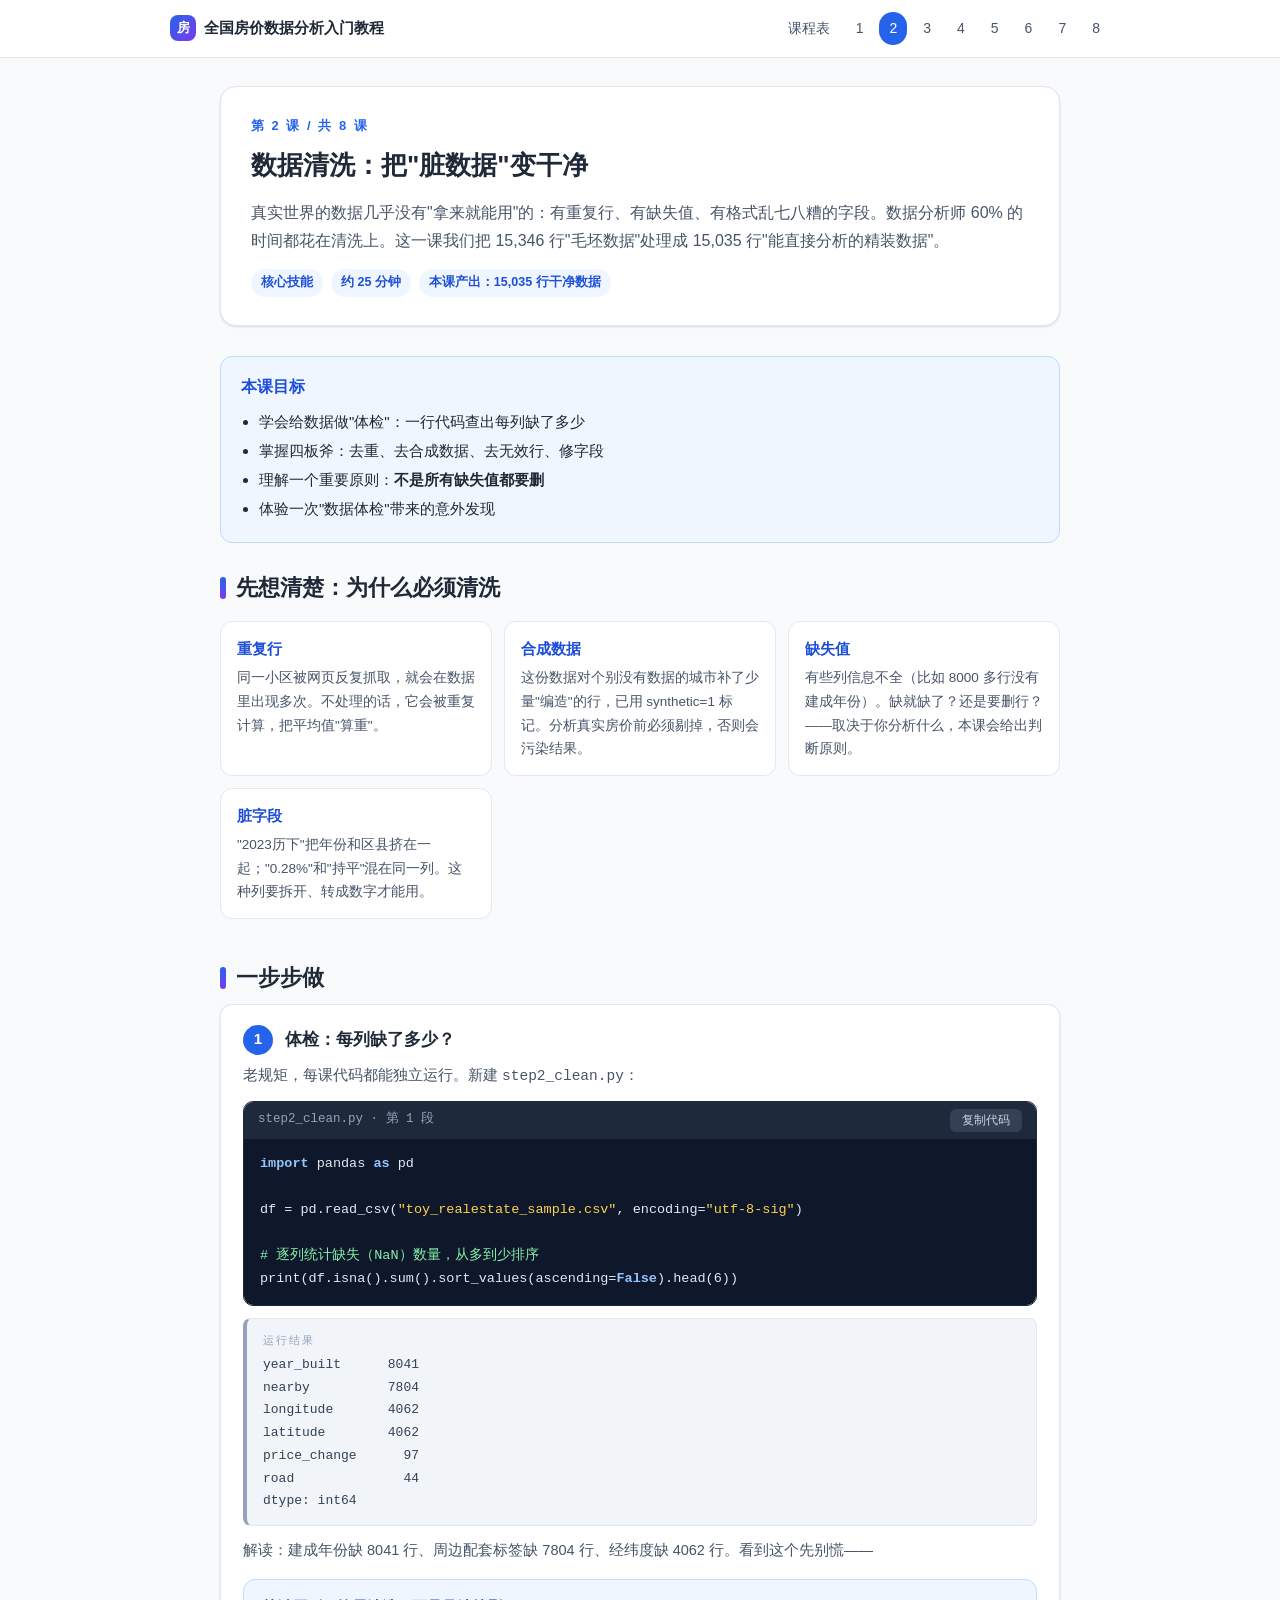
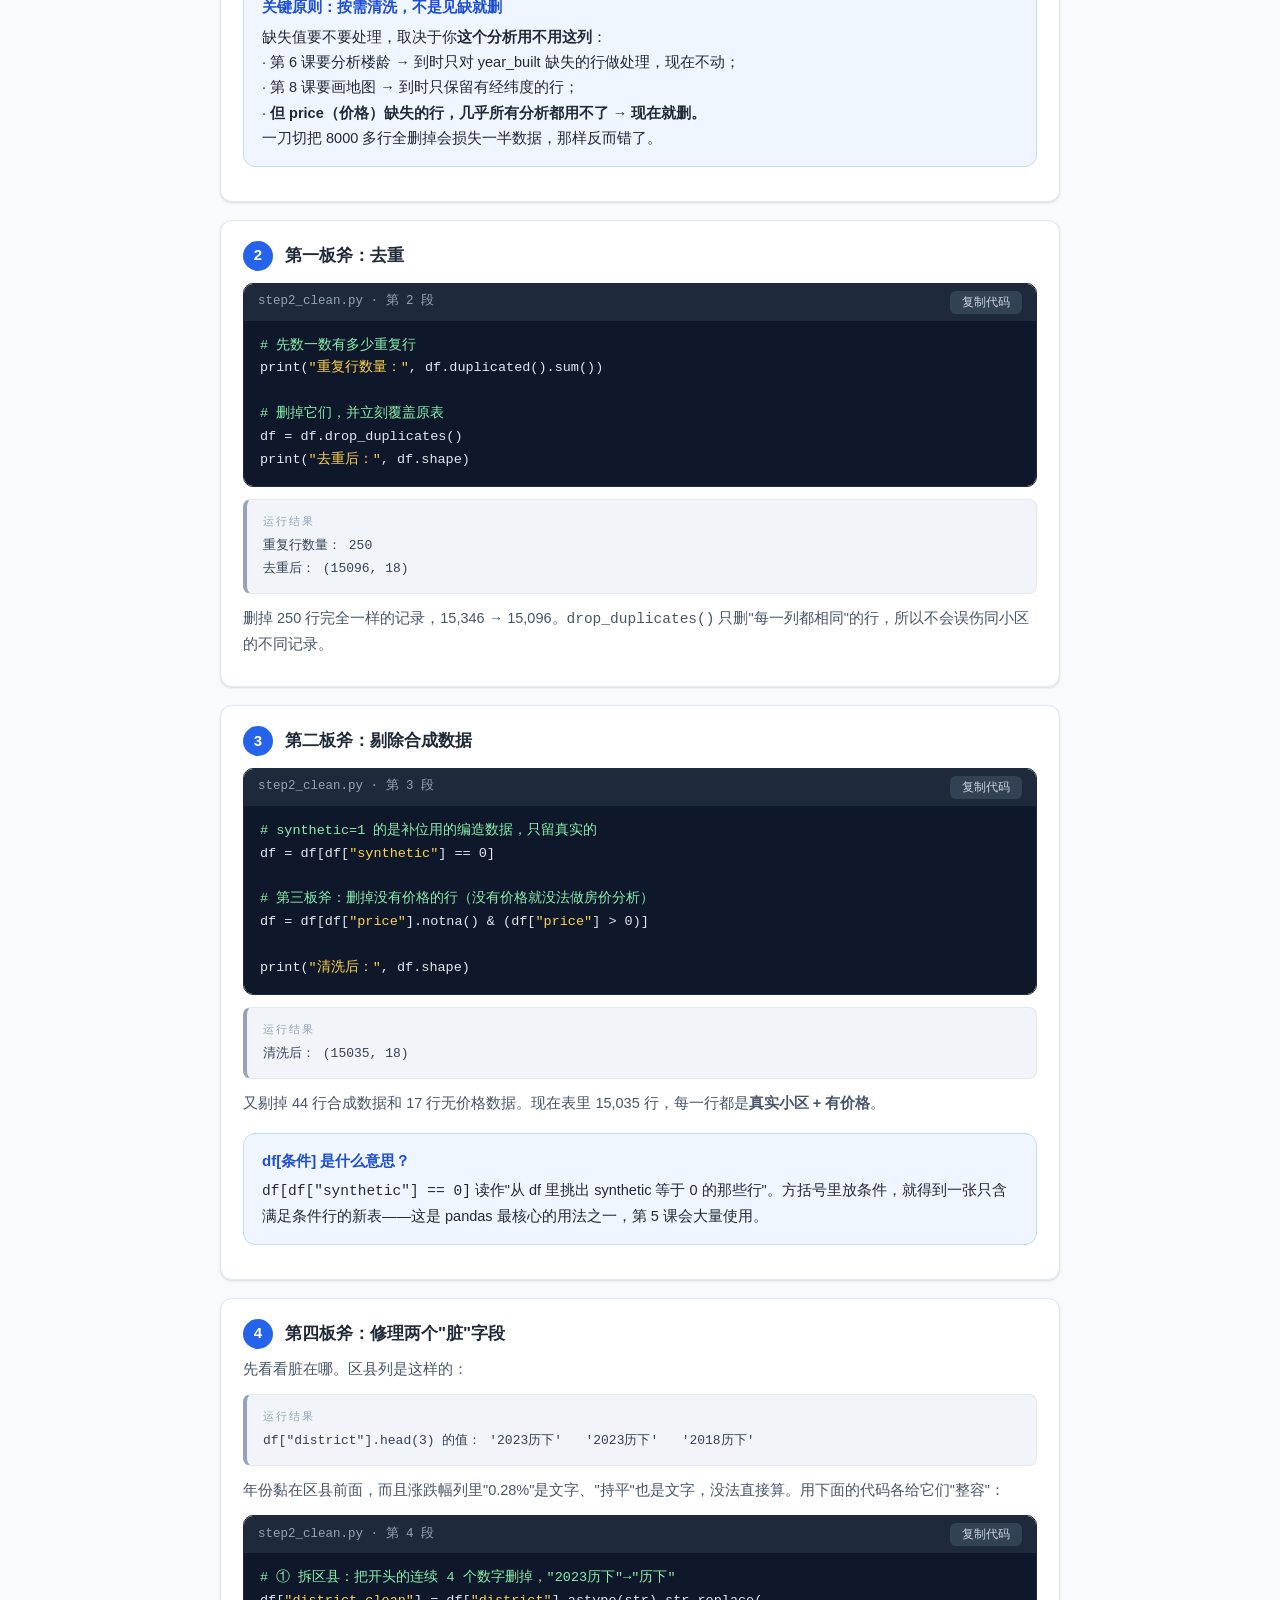
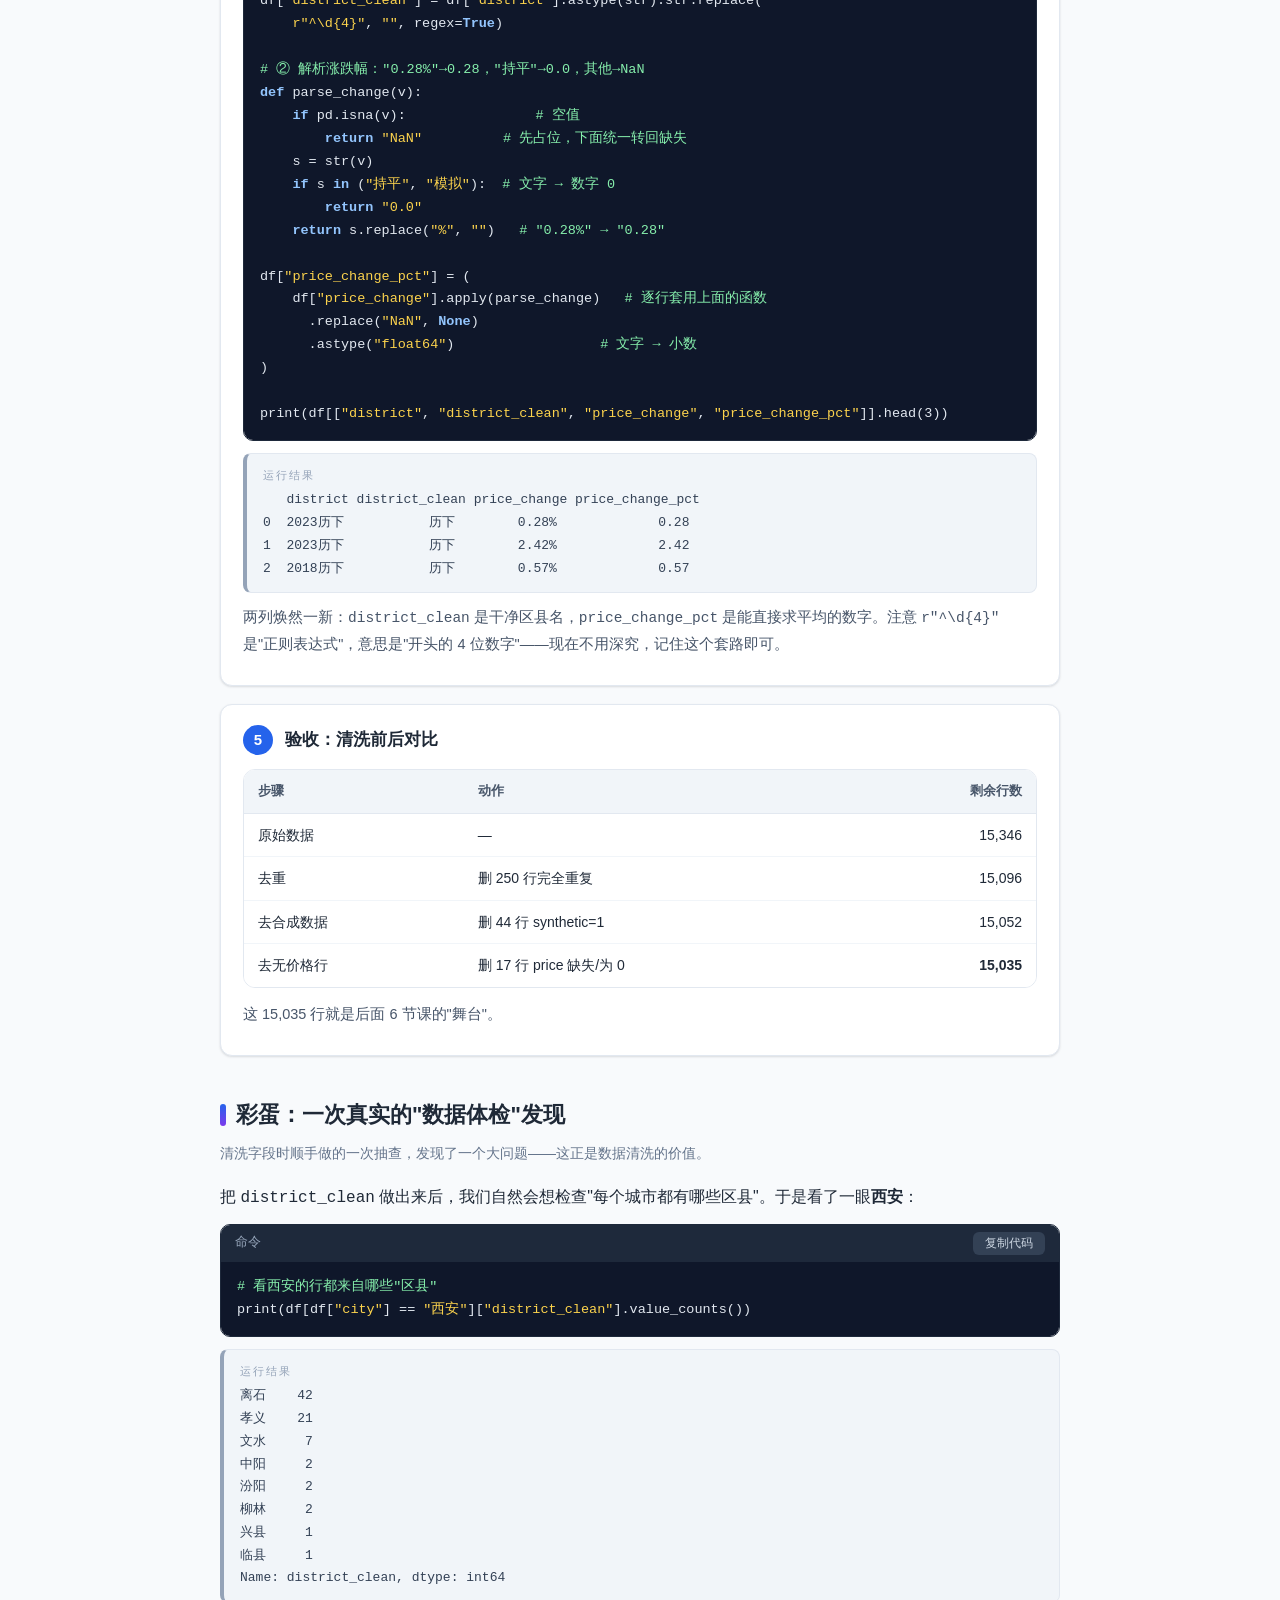
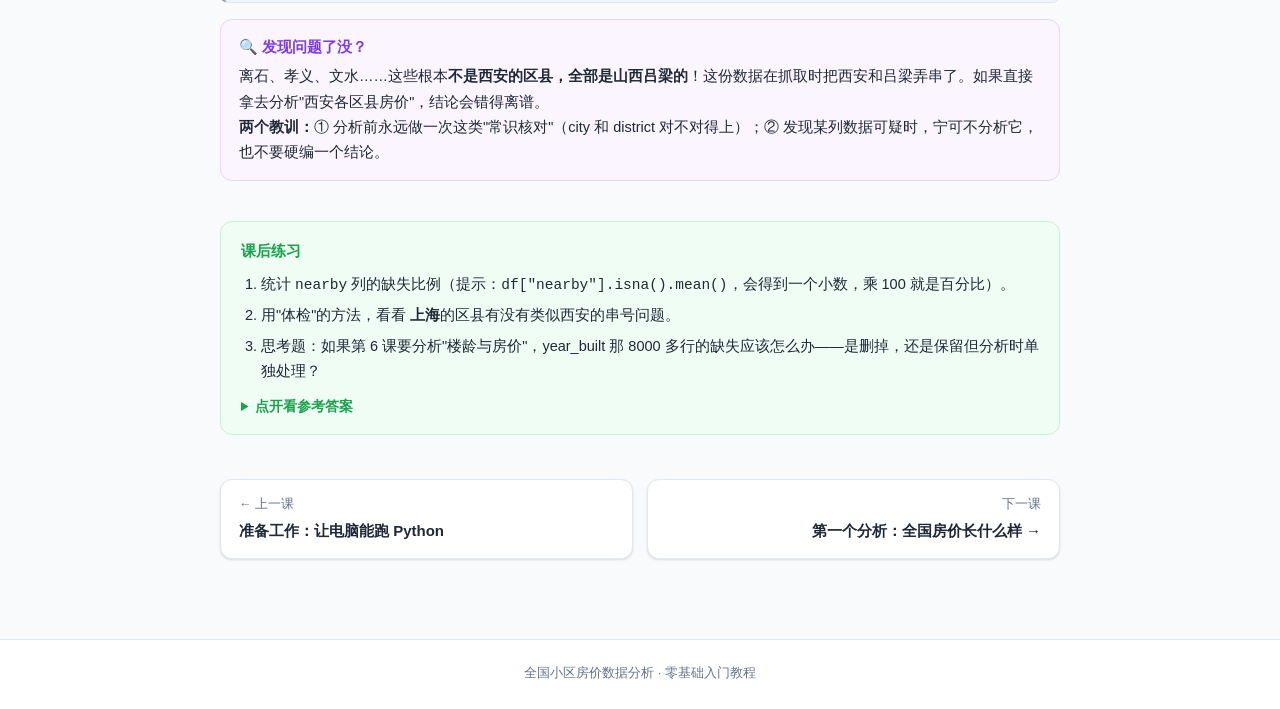
<file: site/lesson2.html>
<!DOCTYPE html>
<html lang="zh-CN">
<head>
<meta charset="UTF-8">
<meta name="viewport" content="width=device-width, initial-scale=1.0">
<title>第 2 课 · 数据清洗：把"脏数据"变干净</title>
<link rel="stylesheet" href="assets/style.css">
</head>
<body>

<header class="topbar">
  <div class="topbar-inner">
    <a class="brand" href="index.html"><span class="brand-mark">房</span>全国房价数据分析入门教程</a>
    <nav>
      <a href="index.html">课程表</a>
      <a href="lesson1.html">1</a>
      <a href="lesson2.html" class="active">2</a>
      <a href="lesson3.html">3</a>
      <a href="lesson4.html">4</a>
      <a href="lesson5.html">5</a>
      <a href="lesson6.html">6</a>
      <a href="lesson7.html">7</a>
      <a href="lesson8.html">8</a>
    </nav>
  </div>
</header>

<div class="container">

  <div class="lesson-hero">
    <div class="kicker">第 2 课 / 共 8 课</div>
    <h1>数据清洗：把"脏数据"变干净</h1>
    <p class="desc">真实世界的数据几乎没有"拿来就能用"的：有重复行、有缺失值、有格式乱七八糟的字段。数据分析师 60% 的时间都花在清洗上。这一课我们把 15,346 行"毛坯数据"处理成 15,035 行"能直接分析的精装数据"。</p>
    <div class="tags">
      <span class="tag">核心技能</span>
      <span class="tag">约 25 分钟</span>
      <span class="tag">本课产出：15,035 行干净数据</span>
    </div>
  </div>

  <div class="goals">
    <h2>本课目标</h2>
    <ul>
      <li>学会给数据做"体检"：一行代码查出每列缺了多少</li>
      <li>掌握四板斧：去重、去合成数据、去无效行、修字段</li>
      <li>理解一个重要原则：<strong>不是所有缺失值都要删</strong></li>
      <li>体验一次"数据体检"带来的意外发现</li>
    </ul>
  </div>

  <section class="section">
    <h2>先想清楚：为什么必须清洗</h2>
    <div class="concepts">
      <div class="concept">
        <h4>重复行</h4>
        <p>同一小区被网页反复抓取，就会在数据里出现多次。不处理的话，它会被重复计算，把平均值"算重"。</p>
      </div>
      <div class="concept">
        <h4>合成数据</h4>
        <p>这份数据对个别没有数据的城市补了少量"编造"的行，已用 synthetic=1 标记。分析真实房价前必须剔掉，否则会污染结果。</p>
      </div>
      <div class="concept">
        <h4>缺失值</h4>
        <p>有些列信息不全（比如 8000 多行没有建成年份）。缺就缺了？还是要删行？——取决于你分析什么，本课会给出判断原则。</p>
      </div>
      <div class="concept">
        <h4>脏字段</h4>
        <p>"2023历下"把年份和区县挤在一起；"0.28%"和"持平"混在同一列。这种列要拆开、转成数字才能用。</p>
      </div>
    </div>
  </section>

  <section class="section">
    <h2>一步步做</h2>

    <div class="step">
      <div class="step-head"><div class="step-num">1</div><h3>体检：每列缺了多少？</h3></div>
      <p class="note">老规矩，每课代码都能独立运行。新建 <code>step2_clean.py</code>：</p>
      <div class="codeblock">
        <div class="cb-head"><span>step2_clean.py · 第 1 段</span><button class="copy">复制代码</button></div>
        <pre><span class="k">import</span> pandas <span class="k">as</span> pd

df = pd.read_csv(<span class="s">"toy_realestate_sample.csv"</span>, encoding=<span class="s">"utf-8-sig"</span>)

<span class="cm"># 逐列统计缺失（NaN）数量，从多到少排序</span>
print(df.isna().sum().sort_values(ascending=<span class="k">False</span>).head(6))</pre>
      </div>
      <div class="console">year_built      8041
nearby          7804
longitude       4062
latitude        4062
price_change      97
road              44
dtype: int64</div>
      <p class="note">解读：建成年份缺 8041 行、周边配套标签缺 7804 行、经纬度缺 4062 行。看到这个先别慌——</p>
      <div class="callout tip">
        <h4>关键原则：按需清洗，不是见缺就删</h4>
        <p>缺失值要不要处理，取决于你<strong>这个分析用不用这列</strong>：</p>
        <p>· 第 6 课要分析楼龄 → 到时只对 year_built 缺失的行做处理，现在不动；<br>
        · 第 8 课要画地图 → 到时只保留有经纬度的行；<br>
        · <strong>但 price（价格）缺失的行，几乎所有分析都用不了 → 现在就删。</strong></p>
        <p>一刀切把 8000 多行全删掉会损失一半数据，那样反而错了。</p>
      </div>
    </div>

    <div class="step">
      <div class="step-head"><div class="step-num">2</div><h3>第一板斧：去重</h3></div>
      <div class="codeblock">
        <div class="cb-head"><span>step2_clean.py · 第 2 段</span><button class="copy">复制代码</button></div>
        <pre><span class="cm"># 先数一数有多少重复行</span>
print(<span class="s">"重复行数量："</span>, df.duplicated().sum())

<span class="cm"># 删掉它们，并立刻覆盖原表</span>
df = df.drop_duplicates()
print(<span class="s">"去重后："</span>, df.shape)</pre>
      </div>
      <div class="console">重复行数量： 250
去重后： (15096, 18)</div>
      <p class="note">删掉 250 行完全一样的记录，15,346 → 15,096。<code>drop_duplicates()</code> 只删"每一列都相同"的行，所以不会误伤同小区的不同记录。</p>
    </div>

    <div class="step">
      <div class="step-head"><div class="step-num">3</div><h3>第二板斧：剔除合成数据</h3></div>
      <div class="codeblock">
        <div class="cb-head"><span>step2_clean.py · 第 3 段</span><button class="copy">复制代码</button></div>
        <pre><span class="cm"># synthetic=1 的是补位用的编造数据，只留真实的</span>
df = df[df[<span class="s">"synthetic"</span>] == 0]

<span class="cm"># 第三板斧：删掉没有价格的行（没有价格就没法做房价分析）</span>
df = df[df[<span class="s">"price"</span>].notna() & (df[<span class="s">"price"</span>] > 0)]

print(<span class="s">"清洗后："</span>, df.shape)</pre>
      </div>
      <div class="console">清洗后： (15035, 18)</div>
      <p class="note">又剔掉 44 行合成数据和 17 行无价格数据。现在表里 15,035 行，每一行都是<strong>真实小区 + 有价格</strong>。</p>
      <div class="callout tip">
        <h4>df[条件] 是什么意思？</h4>
        <p><code>df[df["synthetic"] == 0]</code> 读作"从 df 里挑出 synthetic 等于 0 的那些行"。方括号里放条件，就得到一张只含满足条件行的新表——这是 pandas 最核心的用法之一，第 5 课会大量使用。</p>
      </div>
    </div>

    <div class="step">
      <div class="step-head"><div class="step-num">4</div><h3>第四板斧：修理两个"脏"字段</h3></div>
      <p class="note">先看看脏在哪。区县列是这样的：</p>
      <div class="console">df["district"].head(3) 的值： '2023历下'   '2023历下'   '2018历下'</div>
      <p class="note">年份黏在区县前面，而且涨跌幅列里"0.28%"是文字、"持平"也是文字，没法直接算。用下面的代码各给它们"整容"：</p>
      <div class="codeblock">
        <div class="cb-head"><span>step2_clean.py · 第 4 段</span><button class="copy">复制代码</button></div>
        <pre><span class="cm"># ① 拆区县：把开头的连续 4 个数字删掉，"2023历下"→"历下"</span>
df[<span class="s">"district_clean"</span>] = df[<span class="s">"district"</span>].astype(str).str.replace(
    <span class="s">r"^\d{4}"</span>, <span class="s">""</span>, regex=<span class="k">True</span>)

<span class="cm"># ② 解析涨跌幅："0.28%"→0.28，"持平"→0.0，其他→NaN</span>
<span class="k">def</span> parse_change(v):
    <span class="k">if</span> pd.isna(v):                <span class="cm"># 空值</span>
        <span class="k">return</span> <span class="s">"NaN"</span>          <span class="cm"># 先占位，下面统一转回缺失</span>
    s = str(v)
    <span class="k">if</span> s <span class="k">in</span> (<span class="s">"持平"</span>, <span class="s">"模拟"</span>):  <span class="cm"># 文字 → 数字 0</span>
        <span class="k">return</span> <span class="s">"0.0"</span>
    <span class="k">return</span> s.replace(<span class="s">"%"</span>, <span class="s">""</span>)   <span class="cm"># "0.28%" → "0.28"</span>

df[<span class="s">"price_change_pct"</span>] = (
    df[<span class="s">"price_change"</span>].apply(parse_change)   <span class="cm"># 逐行套用上面的函数</span>
      .replace(<span class="s">"NaN"</span>, <span class="k">None</span>)
      .astype(<span class="s">"float64"</span>)                  <span class="cm"># 文字 → 小数</span>
)

print(df[[<span class="s">"district"</span>, <span class="s">"district_clean"</span>, <span class="s">"price_change"</span>, <span class="s">"price_change_pct"</span>]].head(3))</pre>
      </div>
      <div class="console">   district district_clean price_change price_change_pct
0  2023历下           历下        0.28%             0.28
1  2023历下           历下        2.42%             2.42
2  2018历下           历下        0.57%             0.57</div>
      <p class="note">两列焕然一新：<code>district_clean</code> 是干净区县名，<code>price_change_pct</code> 是能直接求平均的数字。注意 <code>r"^\d{4}"</code> 是"正则表达式"，意思是"开头的 4 位数字"——现在不用深究，记住这个套路即可。</p>
    </div>

    <div class="step">
      <div class="step-head"><div class="step-num">5</div><h3>验收：清洗前后对比</h3></div>
      <div class="table-wrap">
        <table class="data">
          <tr><th>步骤</th><th>动作</th><th class="num">剩余行数</th></tr>
          <tr><td>原始数据</td><td>—</td><td class="num">15,346</td></tr>
          <tr><td>去重</td><td>删 250 行完全重复</td><td class="num">15,096</td></tr>
          <tr><td>去合成数据</td><td>删 44 行 synthetic=1</td><td class="num">15,052</td></tr>
          <tr><td>去无价格行</td><td>删 17 行 price 缺失/为 0</td><td class="num"><strong>15,035</strong></td></tr>
        </table>
      </div>
      <p class="note">这 15,035 行就是后面 6 节课的"舞台"。</p>
    </div>
  </section>

  <section class="section">
    <h2>彩蛋：一次真实的"数据体检"发现</h2>
    <p class="sub">清洗字段时顺手做的一次抽查，发现了一个大问题——这正是数据清洗的价值。</p>
    <p>把 <code>district_clean</code> 做出来后，我们自然会想检查"每个城市都有哪些区县"。于是看了一眼<strong>西安</strong>：</p>
    <div class="codeblock">
      <div class="cb-head"><span>命令</span><button class="copy">复制代码</button></div>
      <pre><span class="cm"># 看西安的行都来自哪些"区县"</span>
print(df[df[<span class="s">"city"</span>] == <span class="s">"西安"</span>][<span class="s">"district_clean"</span>].value_counts())</pre>
    </div>
    <div class="console">离石    42
孝义    21
文水     7
中阳     2
汾阳     2
柳林     2
兴县     1
临县     1
Name: district_clean, dtype: int64</div>
    <div class="callout egg">
      <h4>🔍 发现问题了没？</h4>
      <p>离石、孝义、文水……这些根本<strong>不是西安的区县，全部是山西吕梁的</strong>！这份数据在抓取时把西安和吕梁弄串了。如果直接拿去分析"西安各区县房价"，结论会错得离谱。</p>
      <p><strong>两个教训：</strong>① 分析前永远做一次这类"常识核对"（city 和 district 对不对得上）；② 发现某列数据可疑时，宁可不分析它，也不要硬编一个结论。</p>
    </div>
  </section>

  <section class="exercise">
    <h4>课后练习</h4>
    <ol>
      <li>统计 <code>nearby</code> 列的缺失比例（提示：<code>df["nearby"].isna().mean()</code>，会得到一个小数，乘 100 就是百分比）。</li>
      <li>用"体检"的方法，看看 <strong>上海</strong>的区县有没有类似西安的串号问题。</li>
      <li>思考题：如果第 6 课要分析"楼龄与房价"，year_built 那 8000 多行的缺失应该怎么办——是删掉，还是保留但分析时单独处理？</li>
    </ol>
    <details>
      <summary>点开看参考答案</summary>
      <pre># 练习1：缺失比例约 51.9%——一半以上的小区没有配套标签
print(df["nearby"].isna().mean())          # 0.5194...

# 练习2：上海的区县是 徐汇35 浦东13 黄浦13 静安7 长宁5… 都是上海真实的区，正常
print(df[df["city"] == "上海"]["district_clean"].value_counts())

# 练习3：保留整表，分析时只取 year_built 不缺的行（df.dropna(subset=["year_built"])）。
# 因为楼龄分析用不到的行（比如画全国地图）依然有价值，删了就浪费了。</pre>
    </details>
  </section>

  <nav class="lesson-nav">
    <a href="lesson1.html"><div class="dir">← 上一课</div><div class="title">准备工作：让电脑能跑 Python</div></a>
    <a class="next" href="lesson3.html"><div class="dir">下一课</div><div class="title">第一个分析：全国房价长什么样 →</div></a>
  </nav>

</div>

<footer class="site"><p>全国小区房价数据分析 · 零基础入门教程</p></footer>
<script src="assets/app.js"></script>
</body>
</html>
</file>
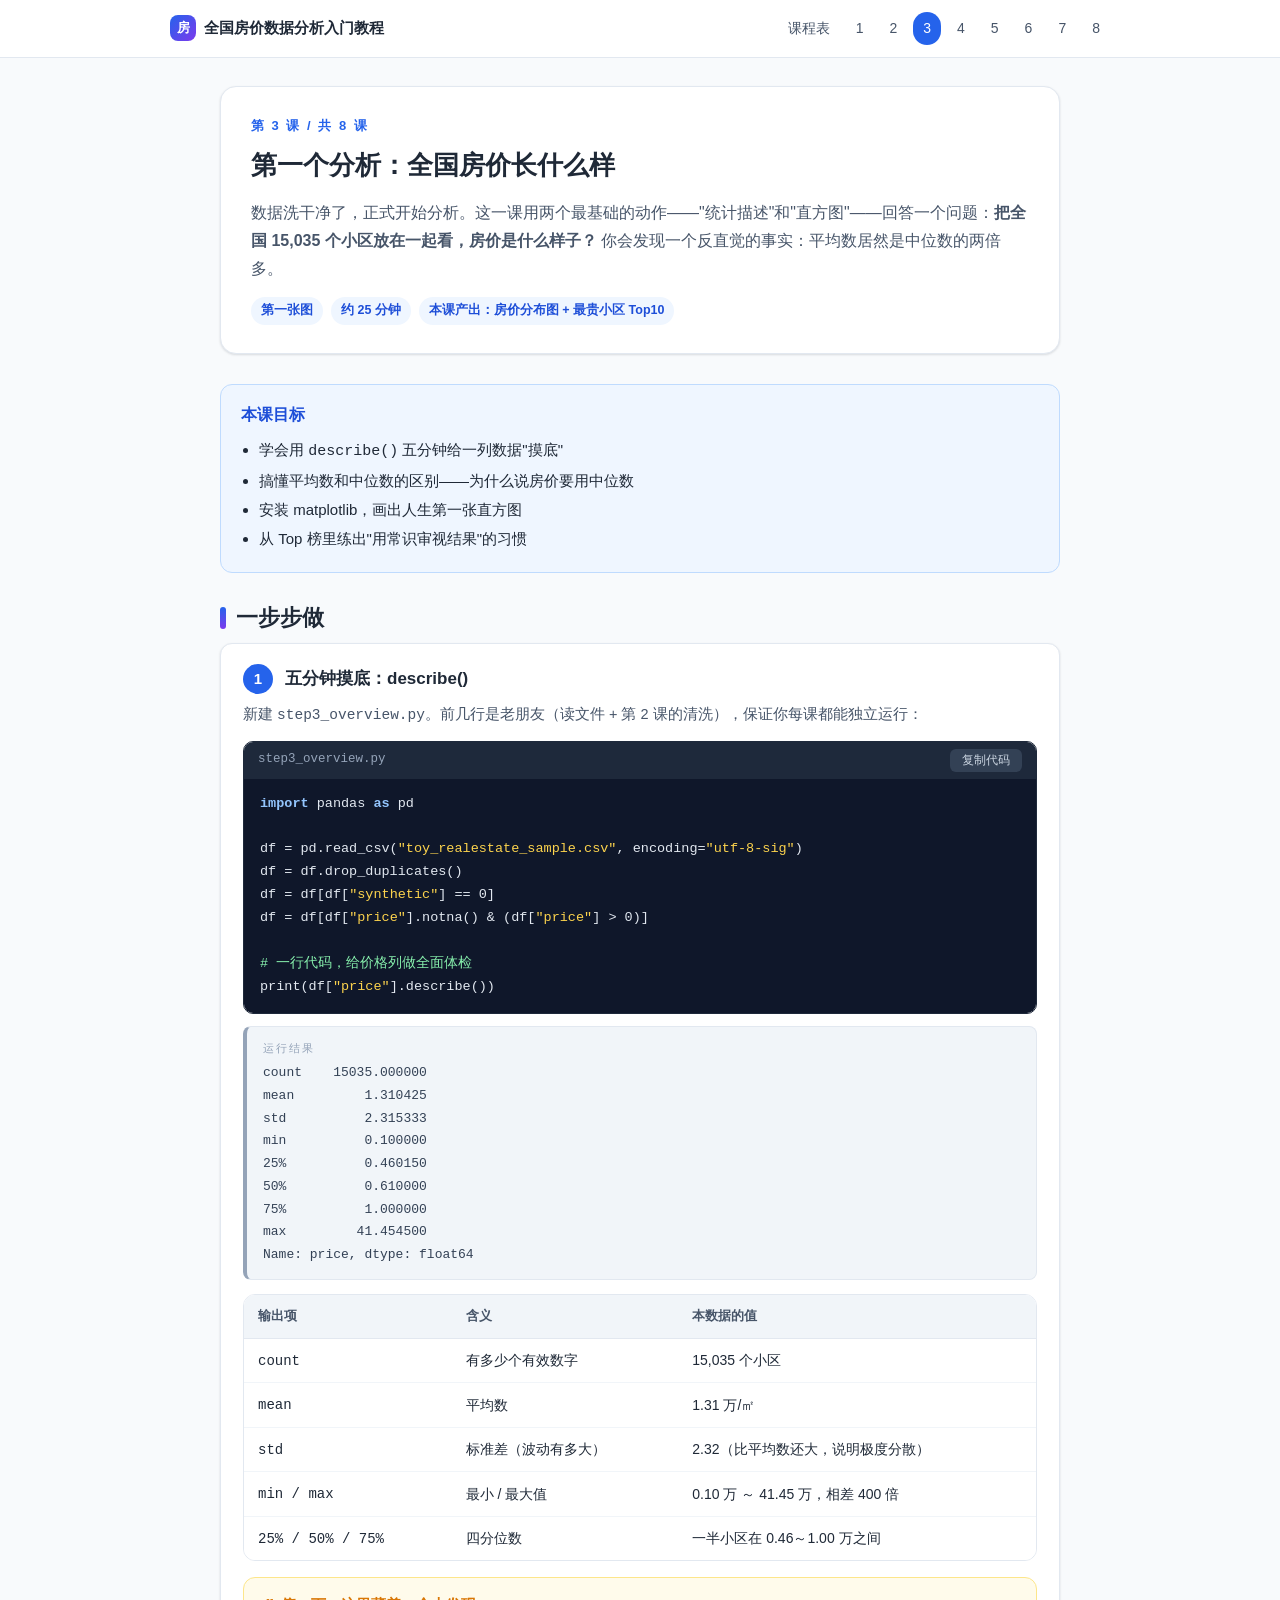
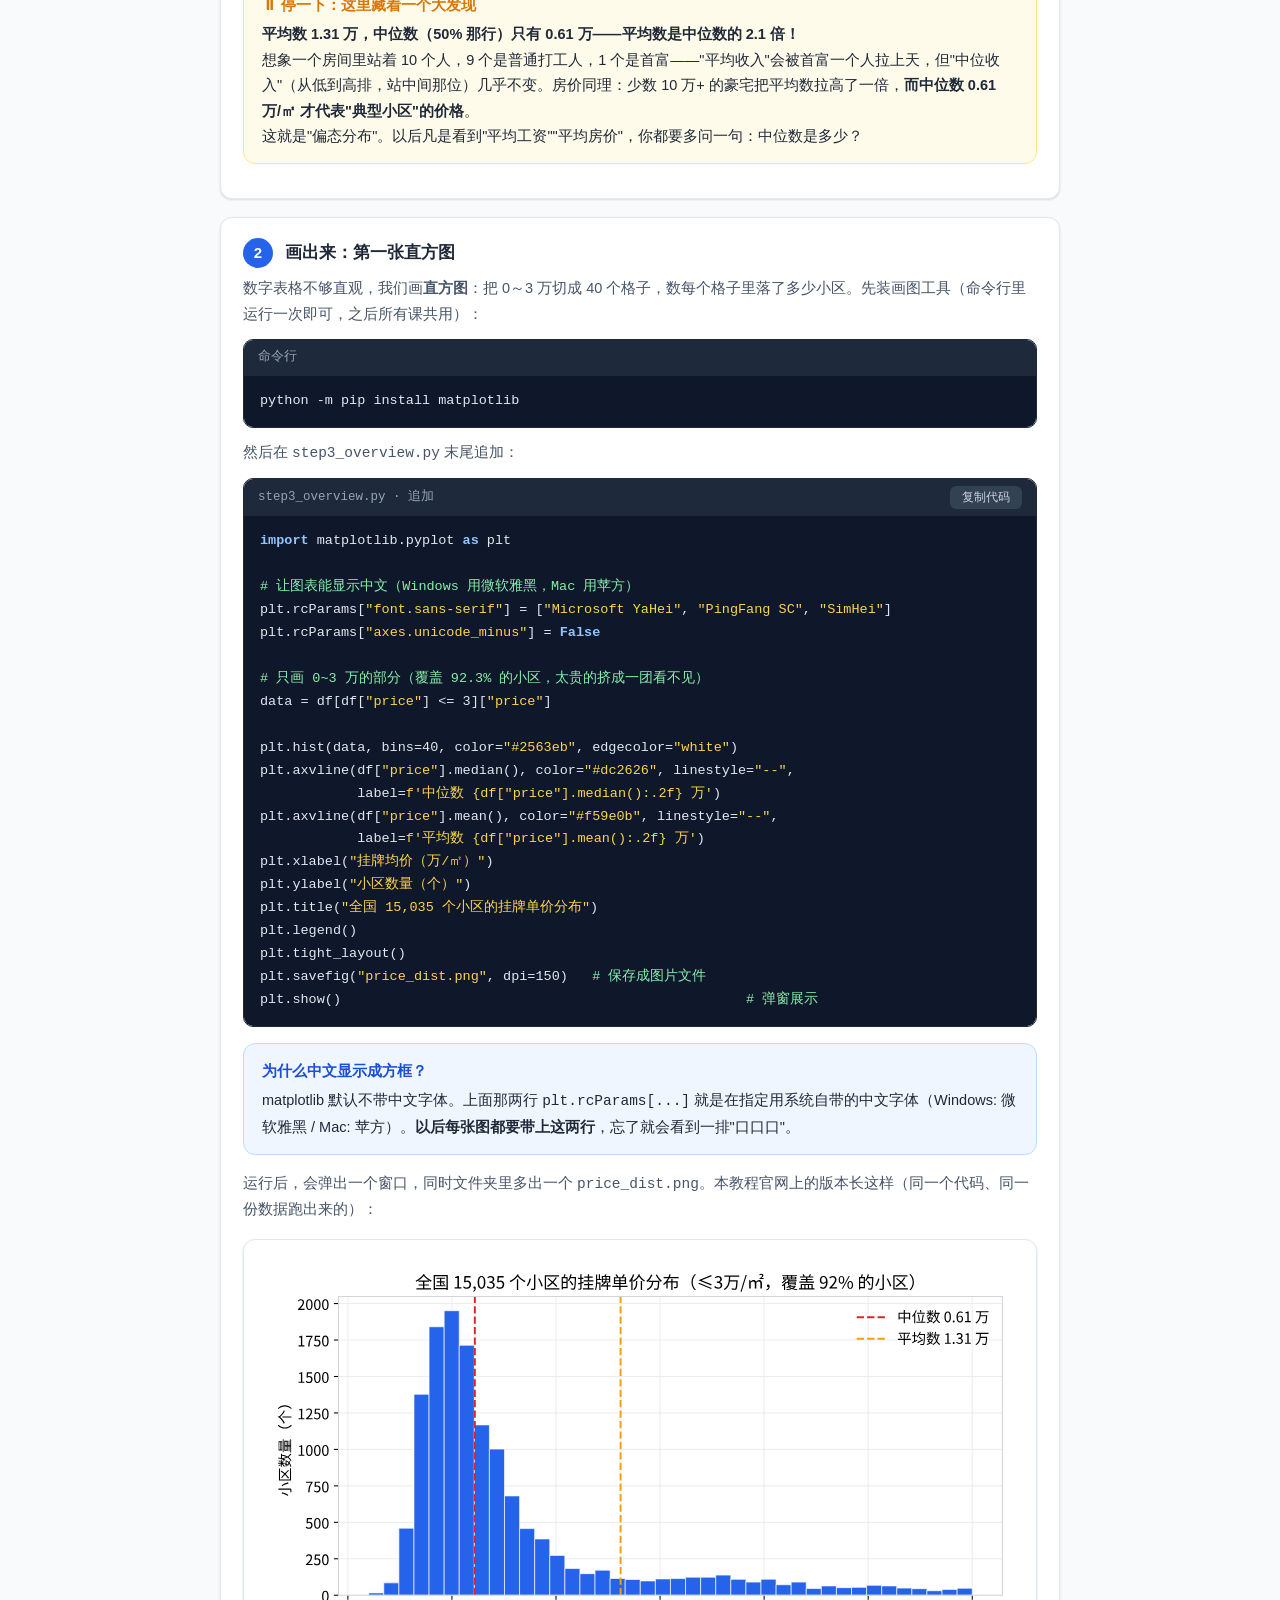
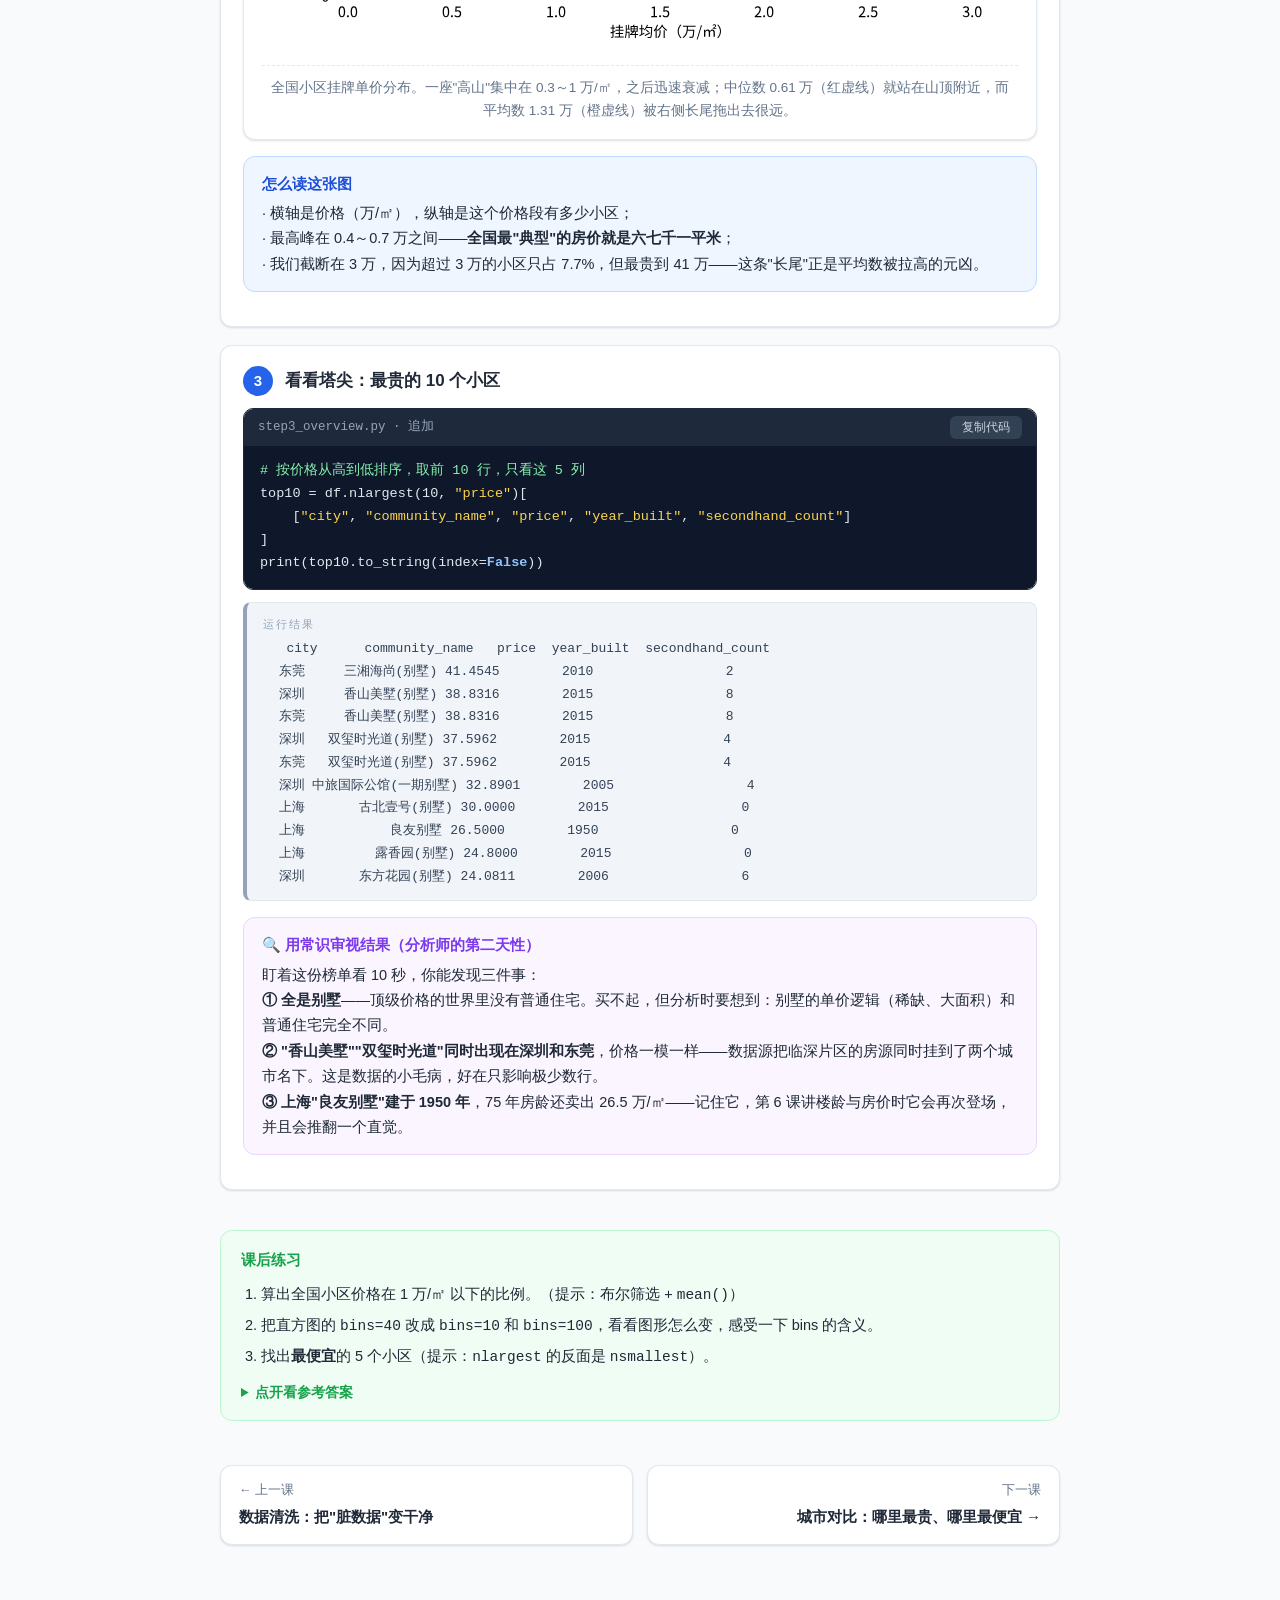
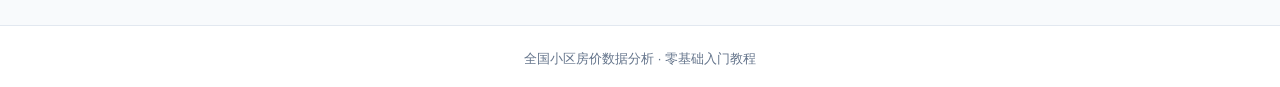
<file: site/lesson3.html>
<!DOCTYPE html>
<html lang="zh-CN">
<head>
<meta charset="UTF-8">
<meta name="viewport" content="width=device-width, initial-scale=1.0">
<title>第 3 课 · 第一个分析：全国房价长什么样</title>
<link rel="stylesheet" href="assets/style.css">
</head>
<body>

<header class="topbar">
  <div class="topbar-inner">
    <a class="brand" href="index.html"><span class="brand-mark">房</span>全国房价数据分析入门教程</a>
    <nav>
      <a href="index.html">课程表</a>
      <a href="lesson1.html">1</a>
      <a href="lesson2.html">2</a>
      <a href="lesson3.html" class="active">3</a>
      <a href="lesson4.html">4</a>
      <a href="lesson5.html">5</a>
      <a href="lesson6.html">6</a>
      <a href="lesson7.html">7</a>
      <a href="lesson8.html">8</a>
    </nav>
  </div>
</header>

<div class="container">

  <div class="lesson-hero">
    <div class="kicker">第 3 课 / 共 8 课</div>
    <h1>第一个分析：全国房价长什么样</h1>
    <p class="desc">数据洗干净了，正式开始分析。这一课用两个最基础的动作——"统计描述"和"直方图"——回答一个问题：<strong>把全国 15,035 个小区放在一起看，房价是什么样子？</strong> 你会发现一个反直觉的事实：平均数居然是中位数的两倍多。</p>
    <div class="tags">
      <span class="tag">第一张图</span>
      <span class="tag">约 25 分钟</span>
      <span class="tag">本课产出：房价分布图 + 最贵小区 Top10</span>
    </div>
  </div>

  <div class="goals">
    <h2>本课目标</h2>
    <ul>
      <li>学会用 <code>describe()</code> 五分钟给一列数据"摸底"</li>
      <li>搞懂平均数和中位数的区别——为什么说房价要用中位数</li>
      <li>安装 matplotlib，画出人生第一张直方图</li>
      <li>从 Top 榜里练出"用常识审视结果"的习惯</li>
    </ul>
  </div>

  <section class="section">
    <h2>一步步做</h2>

    <div class="step">
      <div class="step-head"><div class="step-num">1</div><h3>五分钟摸底：describe()</h3></div>
      <p class="note">新建 <code>step3_overview.py</code>。前几行是老朋友（读文件 + 第 2 课的清洗），保证你每课都能独立运行：</p>
      <div class="codeblock">
        <div class="cb-head"><span>step3_overview.py</span><button class="copy">复制代码</button></div>
        <pre><span class="k">import</span> pandas <span class="k">as</span> pd

df = pd.read_csv(<span class="s">"toy_realestate_sample.csv"</span>, encoding=<span class="s">"utf-8-sig"</span>)
df = df.drop_duplicates()
df = df[df[<span class="s">"synthetic"</span>] == 0]
df = df[df[<span class="s">"price"</span>].notna() & (df[<span class="s">"price"</span>] > 0)]

<span class="cm"># 一行代码，给价格列做全面体检</span>
print(df[<span class="s">"price"</span>].describe())</pre>
      </div>
      <div class="console">count    15035.000000
mean         1.310425
std          2.315333
min          0.100000
25%          0.460150
50%          0.610000
75%          1.000000
max         41.454500
Name: price, dtype: float64</div>
      <div class="table-wrap">
        <table class="data">
          <tr><th>输出项</th><th>含义</th><th>本数据的值</th></tr>
          <tr><td><code>count</code></td><td>有多少个有效数字</td><td>15,035 个小区</td></tr>
          <tr><td><code>mean</code></td><td>平均数</td><td>1.31 万/㎡</td></tr>
          <tr><td><code>std</code></td><td>标准差（波动有多大）</td><td>2.32（比平均数还大，说明极度分散）</td></tr>
          <tr><td><code>min / max</code></td><td>最小 / 最大值</td><td>0.10 万 ～ 41.45 万，相差 400 倍</td></tr>
          <tr><td><code>25% / 50% / 75%</code></td><td>四分位数</td><td>一半小区在 0.46～1.00 万之间</td></tr>
        </table>
      </div>
      <div class="callout warn">
        <h4>⏸ 停一下：这里藏着一个大发现</h4>
        <p><strong>平均数 1.31 万，中位数（50% 那行）只有 0.61 万——平均数是中位数的 2.1 倍！</strong></p>
        <p>想象一个房间里站着 10 个人，9 个是普通打工人，1 个是首富——"平均收入"会被首富一个人拉上天，但"中位收入"（从低到高排，站中间那位）几乎不变。房价同理：少数 10 万+ 的豪宅把平均数拉高了一倍，<strong>而中位数 0.61 万/㎡ 才代表"典型小区"的价格</strong>。</p>
        <p>这就是"偏态分布"。以后凡是看到"平均工资""平均房价"，你都要多问一句：中位数是多少？</p>
      </div>
    </div>

    <div class="step">
      <div class="step-head"><div class="step-num">2</div><h3>画出来：第一张直方图</h3></div>
      <p class="note">数字表格不够直观，我们画<strong>直方图</strong>：把 0～3 万切成 40 个格子，数每个格子里落了多少小区。先装画图工具（命令行里运行一次即可，之后所有课共用）：</p>
      <div class="codeblock">
        <div class="cb-head"><span>命令行</span></div>
        <pre>python -m pip install matplotlib</pre>
      </div>
      <p class="note">然后在 <code>step3_overview.py</code> 末尾追加：</p>
      <div class="codeblock">
        <div class="cb-head"><span>step3_overview.py · 追加</span><button class="copy">复制代码</button></div>
        <pre><span class="k">import</span> matplotlib.pyplot <span class="k">as</span> plt

<span class="cm"># 让图表能显示中文（Windows 用微软雅黑，Mac 用苹方）</span>
plt.rcParams[<span class="s">"font.sans-serif"</span>] = [<span class="s">"Microsoft YaHei"</span>, <span class="s">"PingFang SC"</span>, <span class="s">"SimHei"</span>]
plt.rcParams[<span class="s">"axes.unicode_minus"</span>] = <span class="k">False</span>

<span class="cm"># 只画 0~3 万的部分（覆盖 92.3% 的小区，太贵的挤成一团看不见）</span>
data = df[df[<span class="s">"price"</span>] <= 3][<span class="s">"price"</span>]

plt.hist(data, bins=40, color=<span class="s">"#2563eb"</span>, edgecolor=<span class="s">"white"</span>)
plt.axvline(df[<span class="s">"price"</span>].median(), color=<span class="s">"#dc2626"</span>, linestyle=<span class="s">"--"</span>,
            label=<span class="s">f'中位数 {df["price"].median():.2f} 万'</span>)
plt.axvline(df[<span class="s">"price"</span>].mean(), color=<span class="s">"#f59e0b"</span>, linestyle=<span class="s">"--"</span>,
            label=<span class="s">f'平均数 {df["price"].mean():.2f} 万'</span>)
plt.xlabel(<span class="s">"挂牌均价（万/㎡）"</span>)
plt.ylabel(<span class="s">"小区数量（个）"</span>)
plt.title(<span class="s">"全国 15,035 个小区的挂牌单价分布"</span>)
plt.legend()
plt.tight_layout()
plt.savefig(<span class="s">"price_dist.png"</span>, dpi=150)   <span class="cm"># 保存成图片文件</span>
plt.show()                                                  <span class="cm"># 弹窗展示</span></pre>
      </div>
      <div class="callout tip">
        <h4>为什么中文显示成方框？</h4>
        <p>matplotlib 默认不带中文字体。上面那两行 <code>plt.rcParams[...]</code> 就是在指定用系统自带的中文字体（Windows: 微软雅黑 / Mac: 苹方）。<strong>以后每张图都要带上这两行</strong>，忘了就会看到一排"口口口"。</p>
      </div>
      <p class="note">运行后，会弹出一个窗口，同时文件夹里多出一个 <code>price_dist.png</code>。本教程官网上的版本长这样（同一个代码、同一份数据跑出来的）：</p>
      <figure class="chart">
        <img src="assets/charts/price_dist.svg" alt="全国房价分布直方图">
        <figcaption>全国小区挂牌单价分布。一座"高山"集中在 0.3～1 万/㎡，之后迅速衰减；中位数 0.61 万（红虚线）就站在山顶附近，而平均数 1.31 万（橙虚线）被右侧长尾拖出去很远。</figcaption>
      </figure>
      <div class="callout tip">
        <h4>怎么读这张图</h4>
        <p>· 横轴是价格（万/㎡），纵轴是这个价格段有多少小区；<br>
        · 最高峰在 0.4～0.7 万之间——<strong>全国最"典型"的房价就是六七千一平米</strong>；<br>
        · 我们截断在 3 万，因为超过 3 万的小区只占 7.7%，但最贵到 41 万——这条"长尾"正是平均数被拉高的元凶。</p>
      </div>
    </div>

    <div class="step">
      <div class="step-head"><div class="step-num">3</div><h3>看看塔尖：最贵的 10 个小区</h3></div>
      <div class="codeblock">
        <div class="cb-head"><span>step3_overview.py · 追加</span><button class="copy">复制代码</button></div>
        <pre><span class="cm"># 按价格从高到低排序，取前 10 行，只看这 5 列</span>
top10 = df.nlargest(10, <span class="s">"price"</span>)[
    [<span class="s">"city"</span>, <span class="s">"community_name"</span>, <span class="s">"price"</span>, <span class="s">"year_built"</span>, <span class="s">"secondhand_count"</span>]
]
print(top10.to_string(index=<span class="k">False</span>))</pre>
      </div>
      <div class="console">   city      community_name   price  year_built  secondhand_count
  东莞     三湘海尚(别墅) 41.4545        2010                 2
  深圳     香山美墅(别墅) 38.8316        2015                 8
  东莞     香山美墅(别墅) 38.8316        2015                 8
  深圳   双玺时光道(别墅) 37.5962        2015                 4
  东莞   双玺时光道(别墅) 37.5962        2015                 4
  深圳 中旅国际公馆(一期别墅) 32.8901        2005                 4
  上海       古北壹号(别墅) 30.0000        2015                 0
  上海           良友别墅 26.5000        1950                 0
  上海         露香园(别墅) 24.8000        2015                 0
  深圳       东方花园(别墅) 24.0811        2006                 6</div>
      <div class="callout egg">
        <h4>🔍 用常识审视结果（分析师的第二天性）</h4>
        <p>盯着这份榜单看 10 秒，你能发现三件事：</p>
        <p><strong>① 全是别墅</strong>——顶级价格的世界里没有普通住宅。买不起，但分析时要想到：别墅的单价逻辑（稀缺、大面积）和普通住宅完全不同。<br>
        <strong>② "香山美墅""双玺时光道"同时出现在深圳和东莞</strong>，价格一模一样——数据源把临深片区的房源同时挂到了两个城市名下。这是数据的小毛病，好在只影响极少数行。<br>
        <strong>③ 上海"良友别墅"建于 1950 年</strong>，75 年房龄还卖出 26.5 万/㎡——记住它，第 6 课讲楼龄与房价时它会再次登场，并且会推翻一个直觉。</p>
      </div>
    </div>
  </section>

  <section class="exercise">
    <h4>课后练习</h4>
    <ol>
      <li>算出全国小区价格在 1 万/㎡ 以下的比例。（提示：布尔筛选 + <code>mean()</code>）</li>
      <li>把直方图的 <code>bins=40</code> 改成 <code>bins=10</code> 和 <code>bins=100</code>，看看图形怎么变，感受一下 bins 的含义。</li>
      <li>找出<strong>最便宜</strong>的 5 个小区（提示：<code>nlargest</code> 的反面是 <code>nsmallest</code>）。</li>
    </ol>
    <details>
      <summary>点开看参考答案</summary>
      <pre># 练习1：约 75.6% 的小区低于 1 万/㎡
print((df["price"] < 1).mean())          # 0.7561...

# 练习2：bins 是柱子的数量。太少（10）→ 图太粗糙；太多（100）→ 图毛毛躁躁。40 适中。

# 练习3：
print(df.nsmallest(5, "price")[["city", "community_name", "price"]])
# 最便宜的是 0.1 万/㎡（1000 元/㎡）的小区——第 4 课会看到它们都在青海的州县</pre>
    </details>
  </section>

  <nav class="lesson-nav">
    <a href="lesson2.html"><div class="dir">← 上一课</div><div class="title">数据清洗：把"脏数据"变干净</div></a>
    <a class="next" href="lesson4.html"><div class="dir">下一课</div><div class="title">城市对比：哪里最贵、哪里最便宜 →</div></a>
  </nav>

</div>

<footer class="site"><p>全国小区房价数据分析 · 零基础入门教程</p></footer>
<script src="assets/app.js"></script>
</body>
</html>
</file>
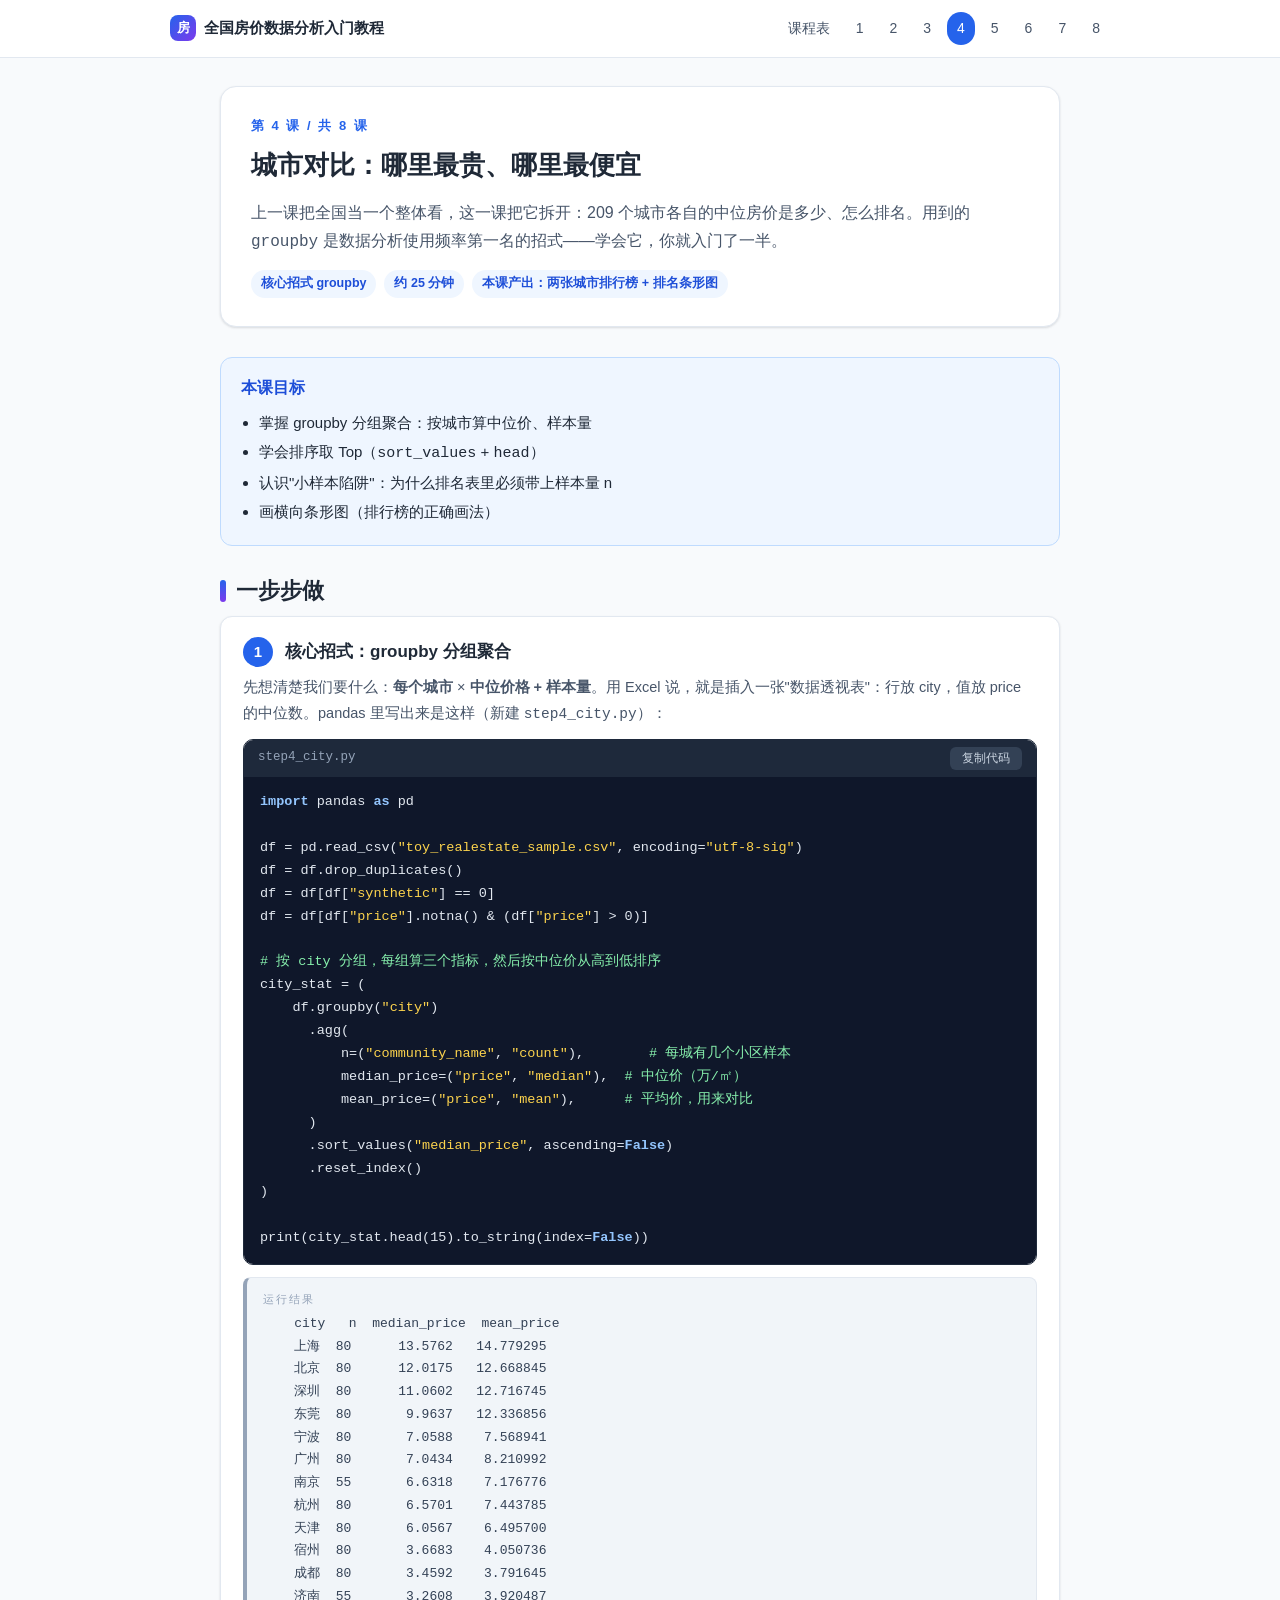
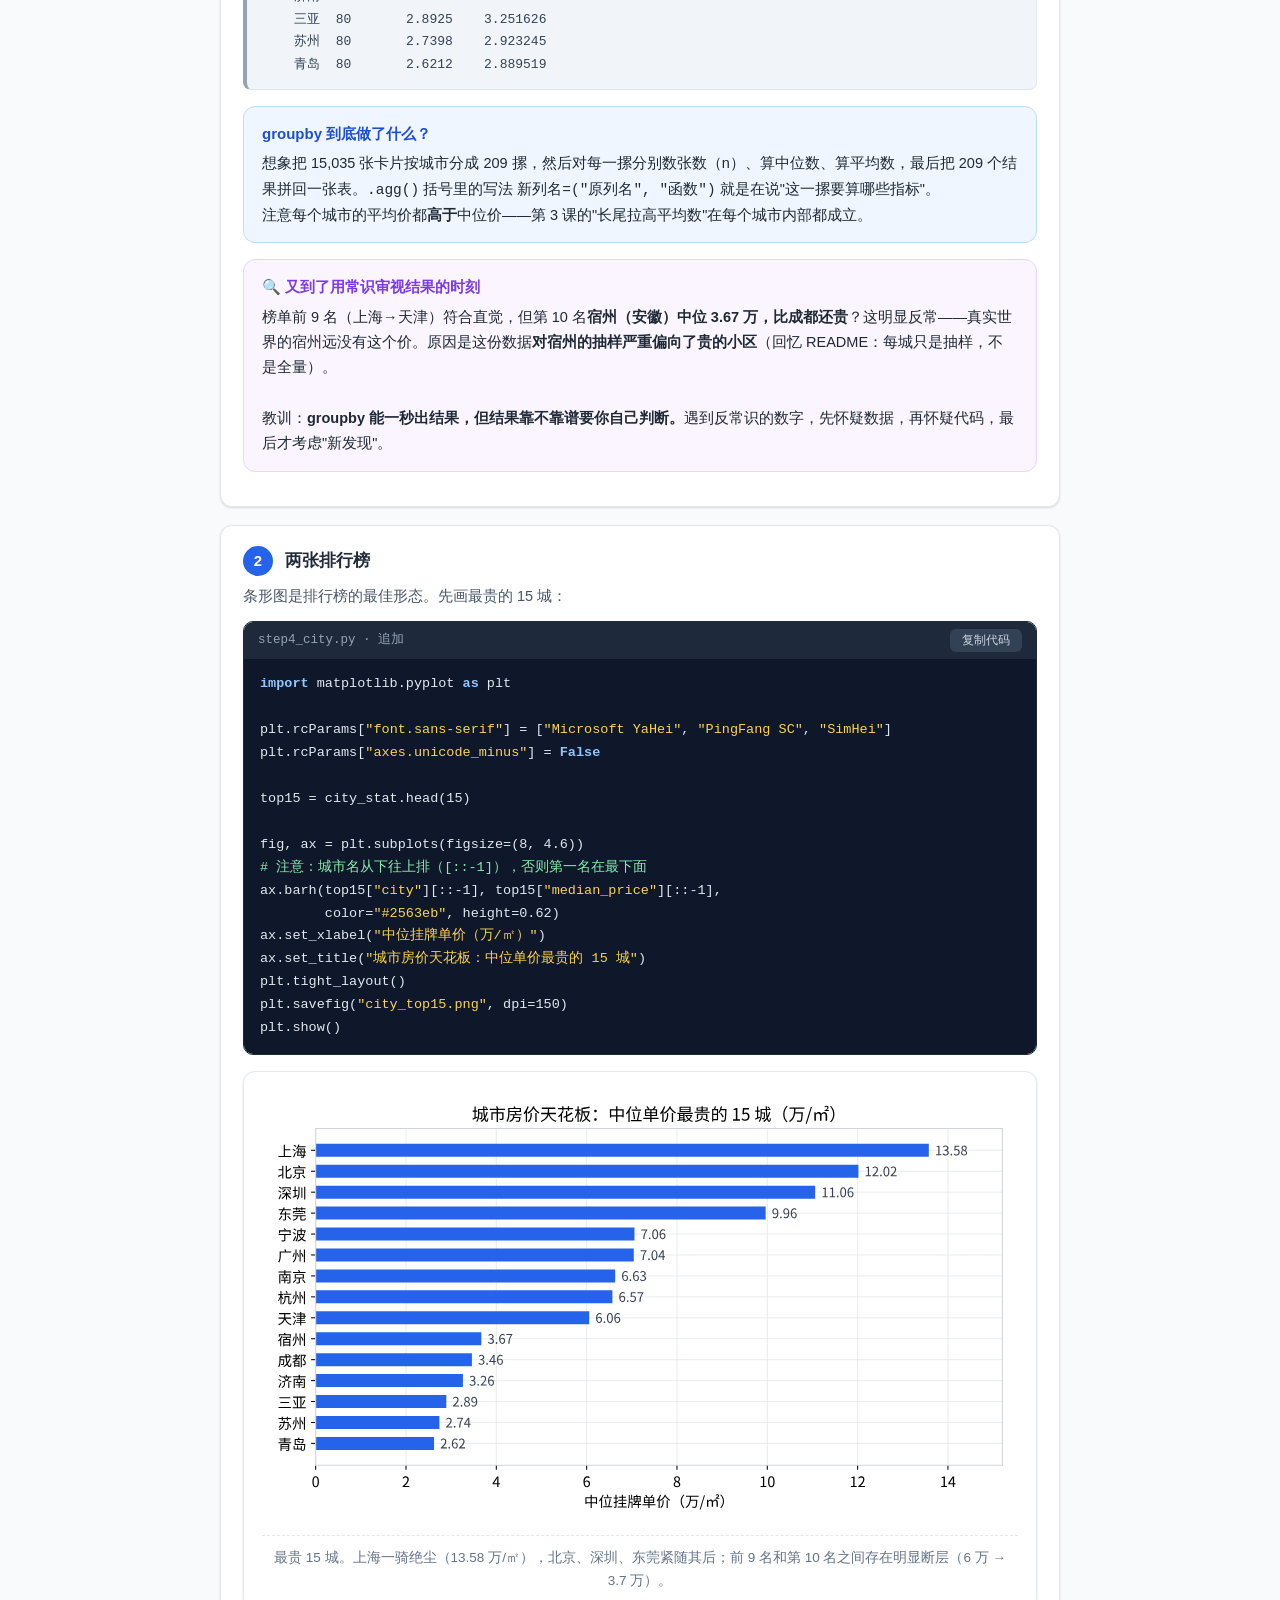
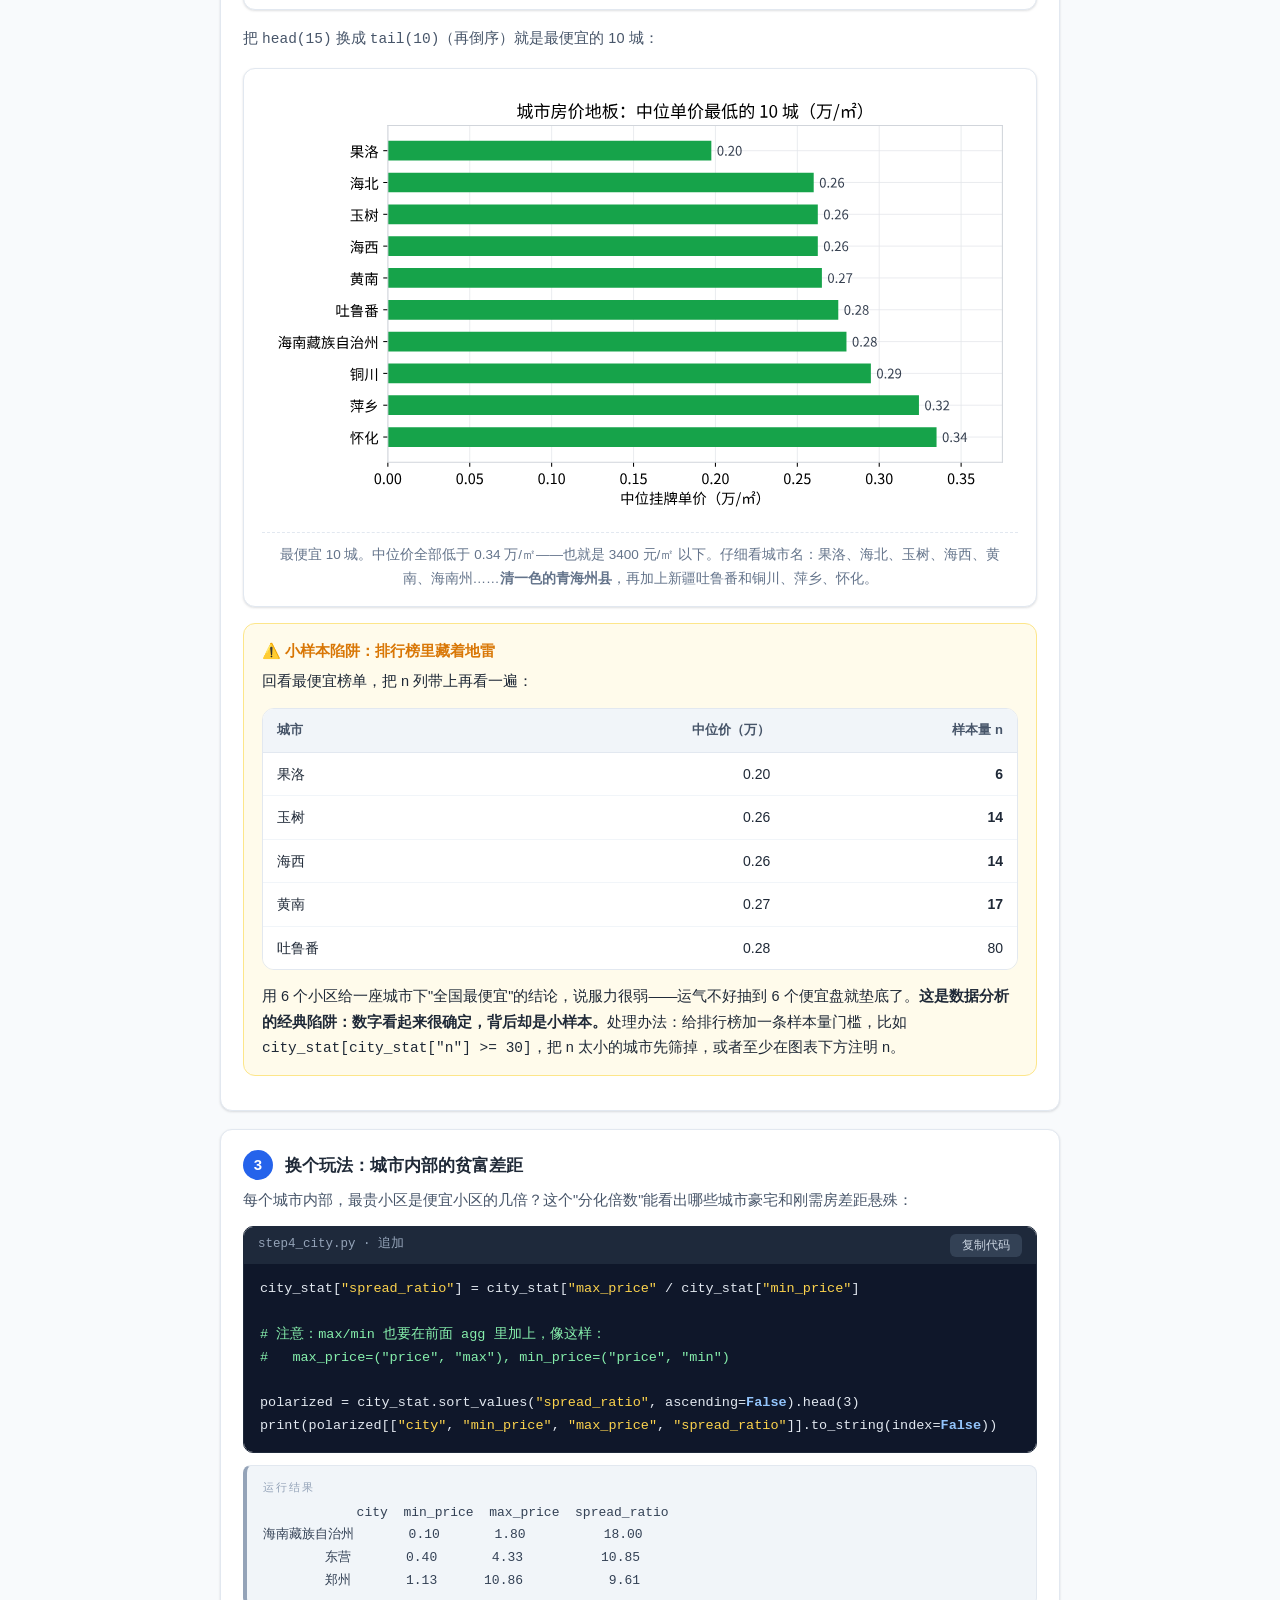
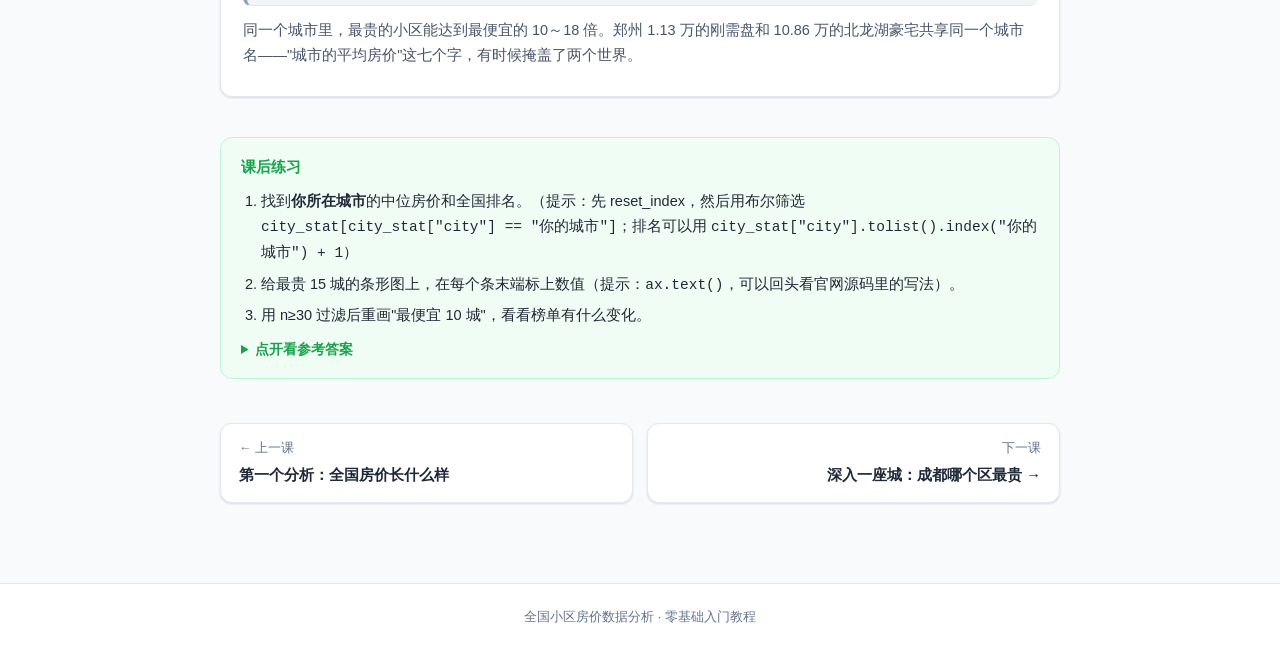
<file: site/lesson4.html>
<!DOCTYPE html>
<html lang="zh-CN">
<head>
<meta charset="UTF-8">
<meta name="viewport" content="width=device-width, initial-scale=1.0">
<title>第 4 课 · 城市对比：哪里最贵、哪里最便宜</title>
<link rel="stylesheet" href="assets/style.css">
</head>
<body>

<header class="topbar">
  <div class="topbar-inner">
    <a class="brand" href="index.html"><span class="brand-mark">房</span>全国房价数据分析入门教程</a>
    <nav>
      <a href="index.html">课程表</a>
      <a href="lesson1.html">1</a>
      <a href="lesson2.html">2</a>
      <a href="lesson3.html">3</a>
      <a href="lesson4.html" class="active">4</a>
      <a href="lesson5.html">5</a>
      <a href="lesson6.html">6</a>
      <a href="lesson7.html">7</a>
      <a href="lesson8.html">8</a>
    </nav>
  </div>
</header>

<div class="container">

  <div class="lesson-hero">
    <div class="kicker">第 4 课 / 共 8 课</div>
    <h1>城市对比：哪里最贵、哪里最便宜</h1>
    <p class="desc">上一课把全国当一个整体看，这一课把它拆开：209 个城市各自的中位房价是多少、怎么排名。用到的 <code>groupby</code> 是数据分析使用频率第一名的招式——学会它，你就入门了一半。</p>
    <div class="tags">
      <span class="tag">核心招式 groupby</span>
      <span class="tag">约 25 分钟</span>
      <span class="tag">本课产出：两张城市排行榜 + 排名条形图</span>
    </div>
  </div>

  <div class="goals">
    <h2>本课目标</h2>
    <ul>
      <li>掌握 groupby 分组聚合：按城市算中位价、样本量</li>
      <li>学会排序取 Top（<code>sort_values</code> + <code>head</code>）</li>
      <li>认识"小样本陷阱"：为什么排名表里必须带上样本量 n</li>
      <li>画横向条形图（排行榜的正确画法）</li>
    </ul>
  </div>

  <section class="section">
    <h2>一步步做</h2>

    <div class="step">
      <div class="step-head"><div class="step-num">1</div><h3>核心招式：groupby 分组聚合</h3></div>
      <p class="note">先想清楚我们要什么：<strong>每个城市</strong> × <strong>中位价格 + 样本量</strong>。用 Excel 说，就是插入一张"数据透视表"：行放 city，值放 price 的中位数。pandas 里写出来是这样（新建 <code>step4_city.py</code>）：</p>
      <div class="codeblock">
        <div class="cb-head"><span>step4_city.py</span><button class="copy">复制代码</button></div>
        <pre><span class="k">import</span> pandas <span class="k">as</span> pd

df = pd.read_csv(<span class="s">"toy_realestate_sample.csv"</span>, encoding=<span class="s">"utf-8-sig"</span>)
df = df.drop_duplicates()
df = df[df[<span class="s">"synthetic"</span>] == 0]
df = df[df[<span class="s">"price"</span>].notna() & (df[<span class="s">"price"</span>] > 0)]

<span class="cm"># 按 city 分组，每组算三个指标，然后按中位价从高到低排序</span>
city_stat = (
    df.groupby(<span class="s">"city"</span>)
      .agg(
          n=(<span class="s">"community_name"</span>, <span class="s">"count"</span>),        <span class="cm"># 每城有几个小区样本</span>
          median_price=(<span class="s">"price"</span>, <span class="s">"median"</span>),  <span class="cm"># 中位价（万/㎡）</span>
          mean_price=(<span class="s">"price"</span>, <span class="s">"mean"</span>),      <span class="cm"># 平均价，用来对比</span>
      )
      .sort_values(<span class="s">"median_price"</span>, ascending=<span class="k">False</span>)
      .reset_index()
)

print(city_stat.head(15).to_string(index=<span class="k">False</span>))</pre>
      </div>
      <div class="console">    city   n  median_price  mean_price
    上海  80      13.5762   14.779295
    北京  80      12.0175   12.668845
    深圳  80      11.0602   12.716745
    东莞  80       9.9637   12.336856
    宁波  80       7.0588    7.568941
    广州  80       7.0434    8.210992
    南京  55       6.6318    7.176776
    杭州  80       6.5701    7.443785
    天津  80       6.0567    6.495700
    宿州  80       3.6683    4.050736
    成都  80       3.4592    3.791645
    济南  55       3.2608    3.920487
    三亚  80       2.8925    3.251626
    苏州  80       2.7398    2.923245
    青岛  80       2.6212    2.889519</div>
      <div class="callout tip">
        <h4>groupby 到底做了什么？</h4>
        <p>想象把 15,035 张卡片按城市分成 209 摞，然后对每一摞分别数张数（n）、算中位数、算平均数，最后把 209 个结果拼回一张表。<code>.agg()</code> 括号里的写法 <code>新列名=("原列名", "函数")</code> 就是在说"这一摞要算哪些指标"。</p>
        <p>注意每个城市的平均价都<strong>高于</strong>中位价——第 3 课的"长尾拉高平均数"在每个城市内部都成立。</p>
      </div>
      <div class="callout egg">
        <h4>🔍 又到了用常识审视结果的时刻</h4>
        <p>榜单前 9 名（上海→天津）符合直觉，但第 10 名<strong>宿州（安徽）中位 3.67 万，比成都还贵</strong>？这明显反常——真实世界的宿州远没有这个价。原因是这份数据<strong>对宿州的抽样严重偏向了贵的小区</strong>（回忆 README：每城只是抽样，不是全量）。<br><br>
        教训：<strong>groupby 能一秒出结果，但结果靠不靠谱要你自己判断。</strong>遇到反常识的数字，先怀疑数据，再怀疑代码，最后才考虑"新发现"。</p>
      </div>
    </div>

    <div class="step">
      <div class="step-head"><div class="step-num">2</div><h3>两张排行榜</h3></div>
      <p class="note">条形图是排行榜的最佳形态。先画最贵的 15 城：</p>
      <div class="codeblock">
        <div class="cb-head"><span>step4_city.py · 追加</span><button class="copy">复制代码</button></div>
        <pre><span class="k">import</span> matplotlib.pyplot <span class="k">as</span> plt

plt.rcParams[<span class="s">"font.sans-serif"</span>] = [<span class="s">"Microsoft YaHei"</span>, <span class="s">"PingFang SC"</span>, <span class="s">"SimHei"</span>]
plt.rcParams[<span class="s">"axes.unicode_minus"</span>] = <span class="k">False</span>

top15 = city_stat.head(15)

fig, ax = plt.subplots(figsize=(8, 4.6))
<span class="cm"># 注意：城市名从下往上排（[::-1]），否则第一名在最下面</span>
ax.barh(top15[<span class="s">"city"</span>][::-1], top15[<span class="s">"median_price"</span>][::-1],
        color=<span class="s">"#2563eb"</span>, height=0.62)
ax.set_xlabel(<span class="s">"中位挂牌单价（万/㎡）"</span>)
ax.set_title(<span class="s">"城市房价天花板：中位单价最贵的 15 城"</span>)
plt.tight_layout()
plt.savefig(<span class="s">"city_top15.png"</span>, dpi=150)
plt.show()</pre>
      </div>
      <figure class="chart">
        <img src="assets/charts/city_top15.svg" alt="城市房价Top15条形图">
        <figcaption>最贵 15 城。上海一骑绝尘（13.58 万/㎡），北京、深圳、东莞紧随其后；前 9 名和第 10 名之间存在明显断层（6 万 → 3.7 万）。</figcaption>
      </figure>
      <p class="note">把 <code>head(15)</code> 换成 <code>tail(10)</code>（再倒序）就是最便宜的 10 城：</p>
      <figure class="chart">
        <img src="assets/charts/city_bottom10.svg" alt="城市房价Bottom10条形图">
        <figcaption>最便宜 10 城。中位价全部低于 0.34 万/㎡——也就是 3400 元/㎡ 以下。仔细看城市名：果洛、海北、玉树、海西、黄南、海南州……<strong>清一色的青海州县</strong>，再加上新疆吐鲁番和铜川、萍乡、怀化。</figcaption>
      </figure>
      <div class="callout warn">
        <h4>⚠️ 小样本陷阱：排行榜里藏着地雷</h4>
        <p>回看最便宜榜单，把 n 列带上再看一遍：</p>
        <div class="table-wrap">
          <table class="data">
            <tr><th>城市</th><th class="num">中位价（万）</th><th class="num">样本量 n</th></tr>
            <tr><td>果洛</td><td class="num">0.20</td><td class="num"><strong>6</strong></td></tr>
            <tr><td>玉树</td><td class="num">0.26</td><td class="num"><strong>14</strong></td></tr>
            <tr><td>海西</td><td class="num">0.26</td><td class="num"><strong>14</strong></td></tr>
            <tr><td>黄南</td><td class="num">0.27</td><td class="num"><strong>17</strong></td></tr>
            <tr><td>吐鲁番</td><td class="num">0.28</td><td class="num">80</td></tr>
          </table>
        </div>
        <p>用 6 个小区给一座城市下"全国最便宜"的结论，说服力很弱——运气不好抽到 6 个便宜盘就垫底了。<strong>这是数据分析的经典陷阱：数字看起来很确定，背后却是小样本。</strong>处理办法：给排行榜加一条样本量门槛，比如 <code>city_stat[city_stat["n"] >= 30]</code>，把 n 太小的城市先筛掉，或者至少在图表下方注明 n。</p>
      </div>
    </div>

    <div class="step">
      <div class="step-head"><div class="step-num">3</div><h3>换个玩法：城市内部的贫富差距</h3></div>
      <p class="note">每个城市内部，最贵小区是便宜小区的几倍？这个"分化倍数"能看出哪些城市豪宅和刚需房差距悬殊：</p>
      <div class="codeblock">
        <div class="cb-head"><span>step4_city.py · 追加</span><button class="copy">复制代码</button></div>
        <pre>city_stat[<span class="s">"spread_ratio"</span>] = city_stat[<span class="s">"max_price"</span> / city_stat[<span class="s">"min_price"</span>]

<span class="cm"># 注意：max/min 也要在前面 agg 里加上，像这样：</span>
<span class="cm">#   max_price=("price", "max"), min_price=("price", "min")</span>

polarized = city_stat.sort_values(<span class="s">"spread_ratio"</span>, ascending=<span class="k">False</span>).head(3)
print(polarized[[<span class="s">"city"</span>, <span class="s">"min_price"</span>, <span class="s">"max_price"</span>, <span class="s">"spread_ratio"</span>]].to_string(index=<span class="k">False</span>))</pre>
      </div>
      <div class="console">            city  min_price  max_price  spread_ratio
海南藏族自治州       0.10       1.80          18.00
        东营       0.40       4.33          10.85
        郑州       1.13      10.86           9.61</div>
      <p class="note">同一个城市里，最贵的小区能达到最便宜的 10～18 倍。郑州 1.13 万的刚需盘和 10.86 万的北龙湖豪宅共享同一个城市名——"城市的平均房价"这七个字，有时候掩盖了两个世界。</p>
    </div>
  </section>

  <section class="exercise">
    <h4>课后练习</h4>
    <ol>
      <li>找到<strong>你所在城市</strong>的中位房价和全国排名。（提示：先 reset_index，然后用布尔筛选 <code>city_stat[city_stat["city"] == "你的城市"]</code>；排名可以用 <code>city_stat["city"].tolist().index("你的城市") + 1</code>）</li>
      <li>给最贵 15 城的条形图上，在每个条末端标上数值（提示：<code>ax.text()</code>，可以回头看官网源码里的写法）。</li>
      <li>用 n≥30 过滤后重画"最便宜 10 城"，看看榜单有什么变化。</li>
    </ol>
    <details>
      <summary>点开看参考答案</summary>
      <pre># 练习1 示例（以武汉为例）：
cities = city_stat["city"].tolist()
my = city_stat[city_stat["city"] == "武汉"]
print(my[["city", "n", "median_price"]])
print("全国排名:", cities.index("武汉") + 1)   # 武汉中位 2.07 万，第 21 名左右

# 练习2 关键行（数值 = 条长 + 一点偏移）：
for i, v in enumerate(top15["median_price"][::-1]):
    ax.text(v + 0.15, i, f"{v:.2f}", va="center", fontsize=10)

# 练习3：过滤断崖式小样本后，吐鲁番（n=80）大概率登上"最便宜"榜首，
# 青海州县们因为 n 太小被过滤——榜单更可信了，这就是"样本量门槛"的意义。</pre>
    </details>
  </section>

  <nav class="lesson-nav">
    <a href="lesson3.html"><div class="dir">← 上一课</div><div class="title">第一个分析：全国房价长什么样</div></a>
    <a class="next" href="lesson5.html"><div class="dir">下一课</div><div class="title">深入一座城：成都哪个区最贵 →</div></a>
  </nav>

</div>

<footer class="site"><p>全国小区房价数据分析 · 零基础入门教程</p></footer>
<script src="assets/app.js"></script>
</body>
</html>
</file>
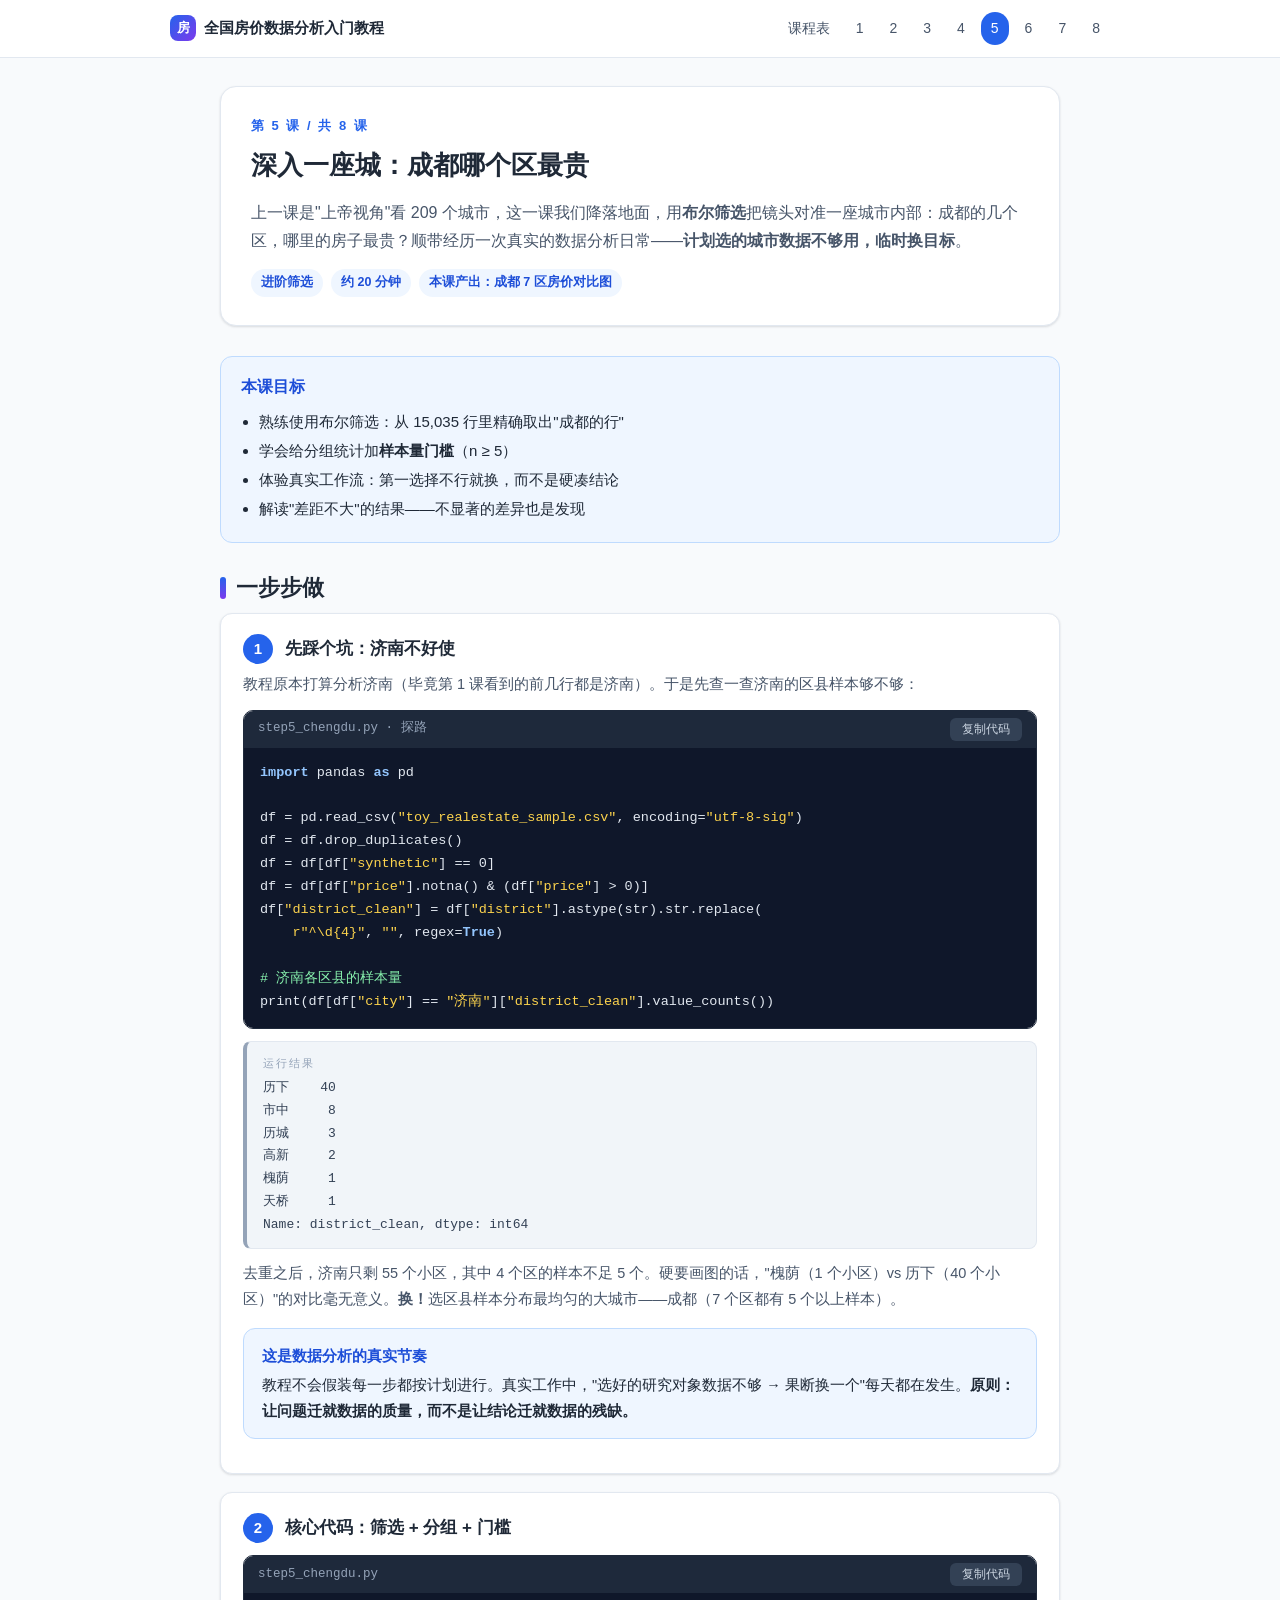
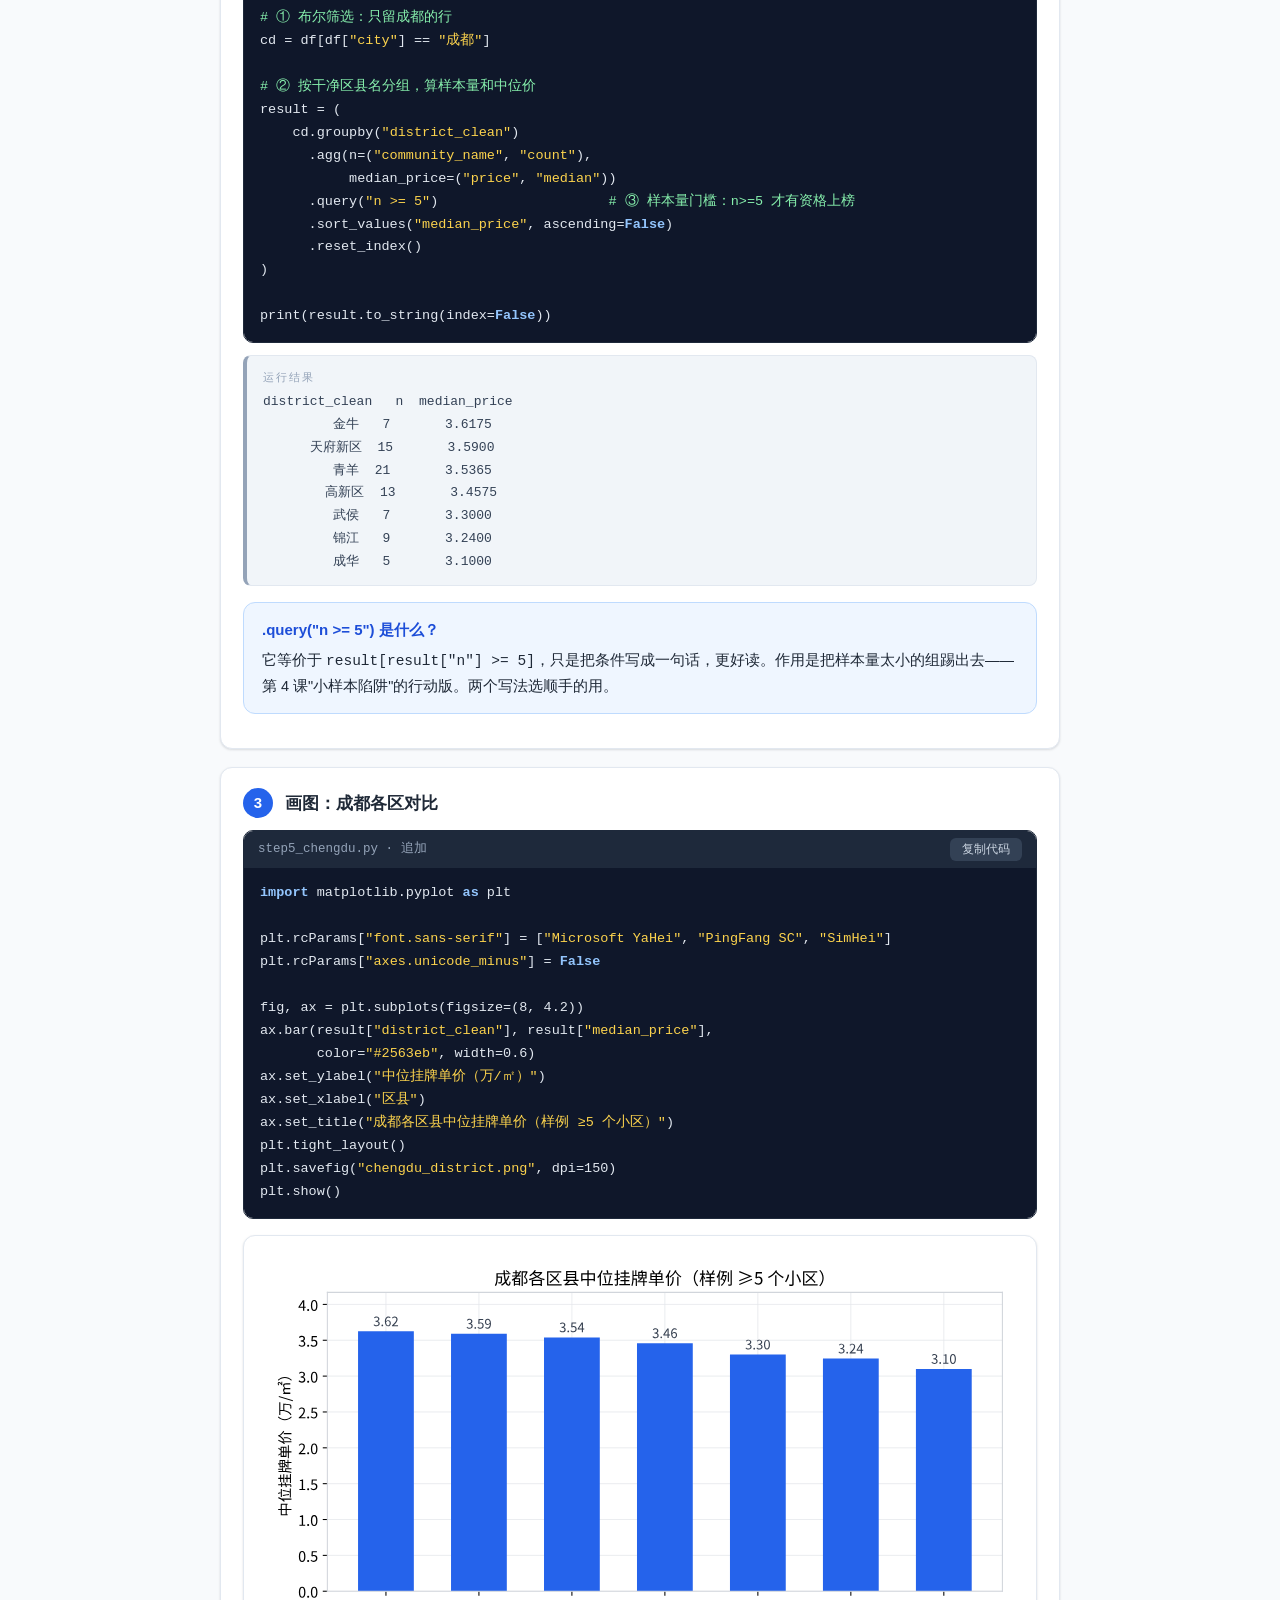
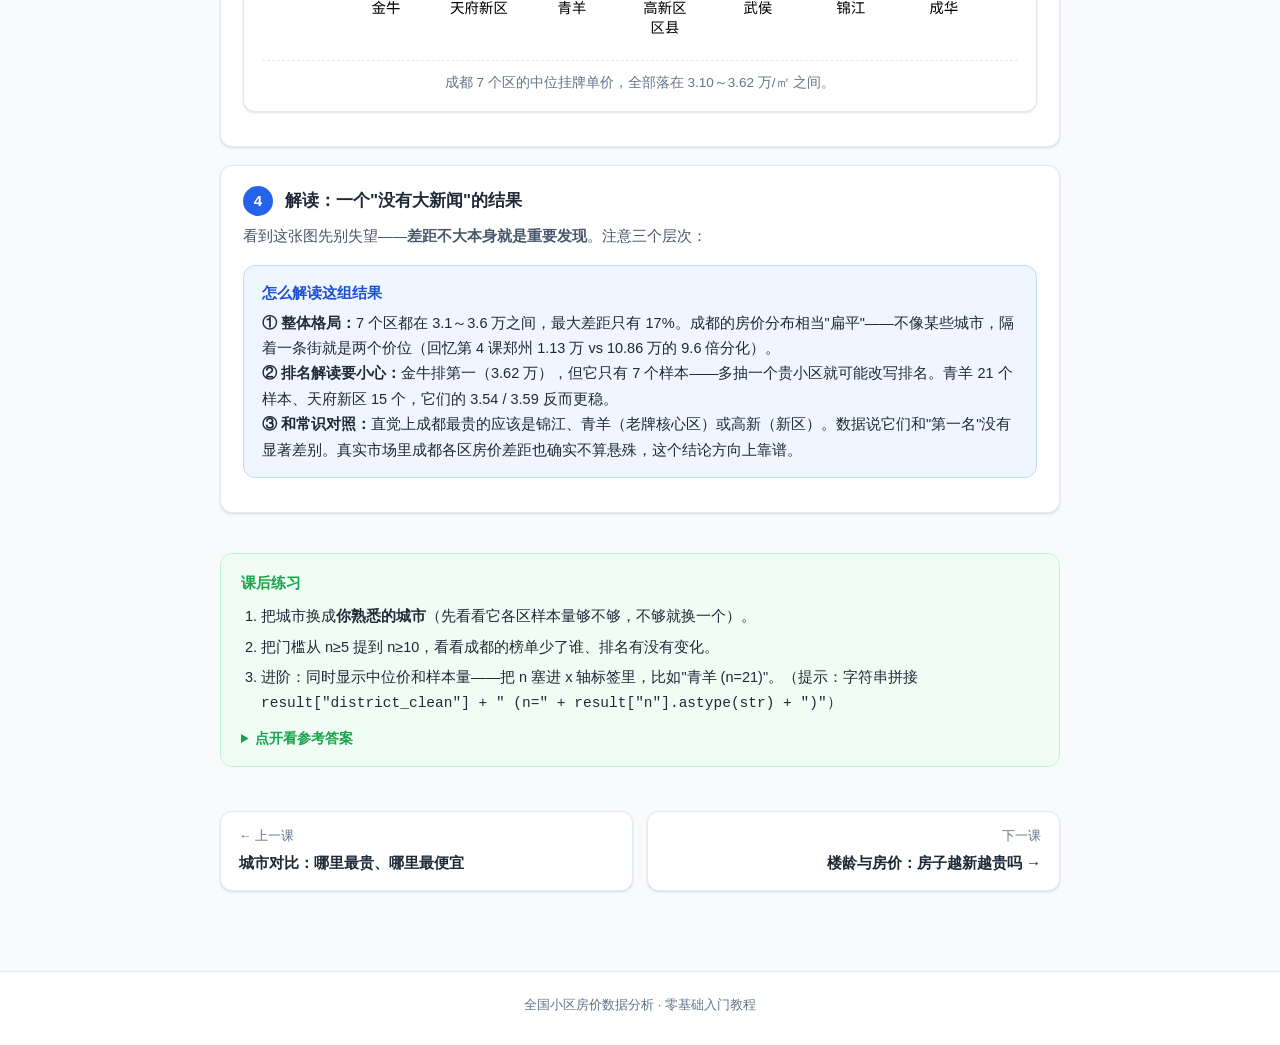
<file: site/lesson5.html>
<!DOCTYPE html>
<html lang="zh-CN">
<head>
<meta charset="UTF-8">
<meta name="viewport" content="width=device-width, initial-scale=1.0">
<title>第 5 课 · 深入一座城：成都哪个区最贵</title>
<link rel="stylesheet" href="assets/style.css">
</head>
<body>

<header class="topbar">
  <div class="topbar-inner">
    <a class="brand" href="index.html"><span class="brand-mark">房</span>全国房价数据分析入门教程</a>
    <nav>
      <a href="index.html">课程表</a>
      <a href="lesson1.html">1</a>
      <a href="lesson2.html">2</a>
      <a href="lesson3.html">3</a>
      <a href="lesson4.html">4</a>
      <a href="lesson5.html" class="active">5</a>
      <a href="lesson6.html">6</a>
      <a href="lesson7.html">7</a>
      <a href="lesson8.html">8</a>
    </nav>
  </div>
</header>

<div class="container">

  <div class="lesson-hero">
    <div class="kicker">第 5 课 / 共 8 课</div>
    <h1>深入一座城：成都哪个区最贵</h1>
    <p class="desc">上一课是"上帝视角"看 209 个城市，这一课我们降落地面，用<strong>布尔筛选</strong>把镜头对准一座城市内部：成都的几个区，哪里的房子最贵？顺带经历一次真实的数据分析日常——<strong>计划选的城市数据不够用，临时换目标</strong>。</p>
    <div class="tags">
      <span class="tag">进阶筛选</span>
      <span class="tag">约 20 分钟</span>
      <span class="tag">本课产出：成都 7 区房价对比图</span>
    </div>
  </div>

  <div class="goals">
    <h2>本课目标</h2>
    <ul>
      <li>熟练使用布尔筛选：从 15,035 行里精确取出"成都的行"</li>
      <li>学会给分组统计加<strong>样本量门槛</strong>（n ≥ 5）</li>
      <li>体验真实工作流：第一选择不行就换，而不是硬凑结论</li>
      <li>解读"差距不大"的结果——不显著的差异也是发现</li>
    </ul>
  </div>

  <section class="section">
    <h2>一步步做</h2>

    <div class="step">
      <div class="step-head"><div class="step-num">1</div><h3>先踩个坑：济南不好使</h3></div>
      <p class="note">教程原本打算分析济南（毕竟第 1 课看到的前几行都是济南）。于是先查一查济南的区县样本够不够：</p>
      <div class="codeblock">
        <div class="cb-head"><span>step5_chengdu.py · 探路</span><button class="copy">复制代码</button></div>
        <pre><span class="k">import</span> pandas <span class="k">as</span> pd

df = pd.read_csv(<span class="s">"toy_realestate_sample.csv"</span>, encoding=<span class="s">"utf-8-sig"</span>)
df = df.drop_duplicates()
df = df[df[<span class="s">"synthetic"</span>] == 0]
df = df[df[<span class="s">"price"</span>].notna() & (df[<span class="s">"price"</span>] > 0)]
df[<span class="s">"district_clean"</span>] = df[<span class="s">"district"</span>].astype(str).str.replace(
    <span class="s">r"^\d{4}"</span>, <span class="s">""</span>, regex=<span class="k">True</span>)

<span class="cm"># 济南各区县的样本量</span>
print(df[df[<span class="s">"city"</span>] == <span class="s">"济南"</span>][<span class="s">"district_clean"</span>].value_counts())</pre>
      </div>
      <div class="console">历下    40
市中     8
历城     3
高新     2
槐荫     1
天桥     1
Name: district_clean, dtype: int64</div>
      <p class="note">去重之后，济南只剩 55 个小区，其中 4 个区的样本不足 5 个。硬要画图的话，"槐荫（1 个小区）vs 历下（40 个小区）"的对比毫无意义。<strong>换！</strong>选区县样本分布最均匀的大城市——成都（7 个区都有 5 个以上样本）。</p>
      <div class="callout tip">
        <h4>这是数据分析的真实节奏</h4>
        <p>教程不会假装每一步都按计划进行。真实工作中，"选好的研究对象数据不够 → 果断换一个"每天都在发生。<strong>原则：让问题迁就数据的质量，而不是让结论迁就数据的残缺。</strong></p>
      </div>
    </div>

    <div class="step">
      <div class="step-head"><div class="step-num">2</div><h3>核心代码：筛选 + 分组 + 门槛</h3></div>
      <div class="codeblock">
        <div class="cb-head"><span>step5_chengdu.py</span><button class="copy">复制代码</button></div>
        <pre><span class="cm"># ① 布尔筛选：只留成都的行</span>
cd = df[df[<span class="s">"city"</span>] == <span class="s">"成都"</span>]

<span class="cm"># ② 按干净区县名分组，算样本量和中位价</span>
result = (
    cd.groupby(<span class="s">"district_clean"</span>)
      .agg(n=(<span class="s">"community_name"</span>, <span class="s">"count"</span>),
           median_price=(<span class="s">"price"</span>, <span class="s">"median"</span>))
      .query(<span class="s">"n >= 5"</span>)                     <span class="cm"># ③ 样本量门槛：n>=5 才有资格上榜</span>
      .sort_values(<span class="s">"median_price"</span>, ascending=<span class="k">False</span>)
      .reset_index()
)

print(result.to_string(index=<span class="k">False</span>))</pre>
      </div>
      <div class="console">district_clean   n  median_price
         金牛   7       3.6175
      天府新区  15       3.5900
         青羊  21       3.5365
        高新区  13       3.4575
         武侯   7       3.3000
         锦江   9       3.2400
         成华   5       3.1000</div>
      <div class="callout tip">
        <h4>.query("n >= 5") 是什么？</h4>
        <p>它等价于 <code>result[result["n"] >= 5]</code>，只是把条件写成一句话，更好读。作用是把样本量太小的组踢出去——第 4 课"小样本陷阱"的行动版。两个写法选顺手的用。</p>
      </div>
    </div>

    <div class="step">
      <div class="step-head"><div class="step-num">3</div><h3>画图：成都各区对比</h3></div>
      <div class="codeblock">
        <div class="cb-head"><span>step5_chengdu.py · 追加</span><button class="copy">复制代码</button></div>
        <pre><span class="k">import</span> matplotlib.pyplot <span class="k">as</span> plt

plt.rcParams[<span class="s">"font.sans-serif"</span>] = [<span class="s">"Microsoft YaHei"</span>, <span class="s">"PingFang SC"</span>, <span class="s">"SimHei"</span>]
plt.rcParams[<span class="s">"axes.unicode_minus"</span>] = <span class="k">False</span>

fig, ax = plt.subplots(figsize=(8, 4.2))
ax.bar(result[<span class="s">"district_clean"</span>], result[<span class="s">"median_price"</span>],
       color=<span class="s">"#2563eb"</span>, width=0.6)
ax.set_ylabel(<span class="s">"中位挂牌单价（万/㎡）"</span>)
ax.set_xlabel(<span class="s">"区县"</span>)
ax.set_title(<span class="s">"成都各区县中位挂牌单价（样例 ≥5 个小区）"</span>)
plt.tight_layout()
plt.savefig(<span class="s">"chengdu_district.png"</span>, dpi=150)
plt.show()</pre>
      </div>
      <figure class="chart">
        <img src="assets/charts/chengdu_district.svg" alt="成都各区县中位房价">
        <figcaption>成都 7 个区的中位挂牌单价，全部落在 3.10～3.62 万/㎡ 之间。</figcaption>
      </figure>
    </div>

    <div class="step">
      <div class="step-head"><div class="step-num">4</div><h3>解读：一个"没有大新闻"的结果</h3></div>
      <p class="note">看到这张图先别失望——<strong>差距不大本身就是重要发现</strong>。注意三个层次：</p>
      <div class="callout tip">
        <h4>怎么解读这组结果</h4>
        <p><strong>① 整体格局：</strong>7 个区都在 3.1～3.6 万之间，最大差距只有 17%。成都的房价分布相当"扁平"——不像某些城市，隔着一条街就是两个价位（回忆第 4 课郑州 1.13 万 vs 10.86 万的 9.6 倍分化）。<br>
        <strong>② 排名解读要小心：</strong>金牛排第一（3.62 万），但它只有 7 个样本——多抽一个贵小区就可能改写排名。青羊 21 个样本、天府新区 15 个，它们的 3.54 / 3.59 反而更稳。<br>
        <strong>③ 和常识对照：</strong>直觉上成都最贵的应该是锦江、青羊（老牌核心区）或高新（新区）。数据说它们和"第一名"没有显著差别。真实市场里成都各区房价差距也确实不算悬殊，这个结论方向上靠谱。</p>
      </div>
    </div>
  </section>

  <section class="exercise">
    <h4>课后练习</h4>
    <ol>
      <li>把城市换成<strong>你熟悉的城市</strong>（先看看它各区样本量够不够，不够就换一个）。</li>
      <li>把门槛从 n≥5 提到 n≥10，看看成都的榜单少了谁、排名有没有变化。</li>
      <li>进阶：同时显示中位价和样本量——把 n 塞进 x 轴标签里，比如"青羊 (n=21)"。（提示：字符串拼接 <code>result["district_clean"] + " (n=" + result["n"].astype(str) + ")"</code>）</li>
    </ol>
    <details>
      <summary>点开看参考答案</summary>
      <pre># 练习2：n>=10 后只剩 青羊21 天府新区15 高新区13 三家，金牛(7)、武侯(7)、
# 锦江(9)、成华(5) 被门槛筛掉——榜单变短，但每一条都更可信。

# 练习3：
labels = result["district_clean"] + " (n=" + result["n"].astype(str) + ")"
ax.bar(labels, result["median_price"], ...)</pre>
    </details>
  </section>

  <nav class="lesson-nav">
    <a href="lesson4.html"><div class="dir">← 上一课</div><div class="title">城市对比：哪里最贵、哪里最便宜</div></a>
    <a class="next" href="lesson6.html"><div class="dir">下一课</div><div class="title">楼龄与房价：房子越新越贵吗 →</div></a>
  </nav>

</div>

<footer class="site"><p>全国小区房价数据分析 · 零基础入门教程</p></footer>
<script src="assets/app.js"></script>
</body>
</html>
</file>
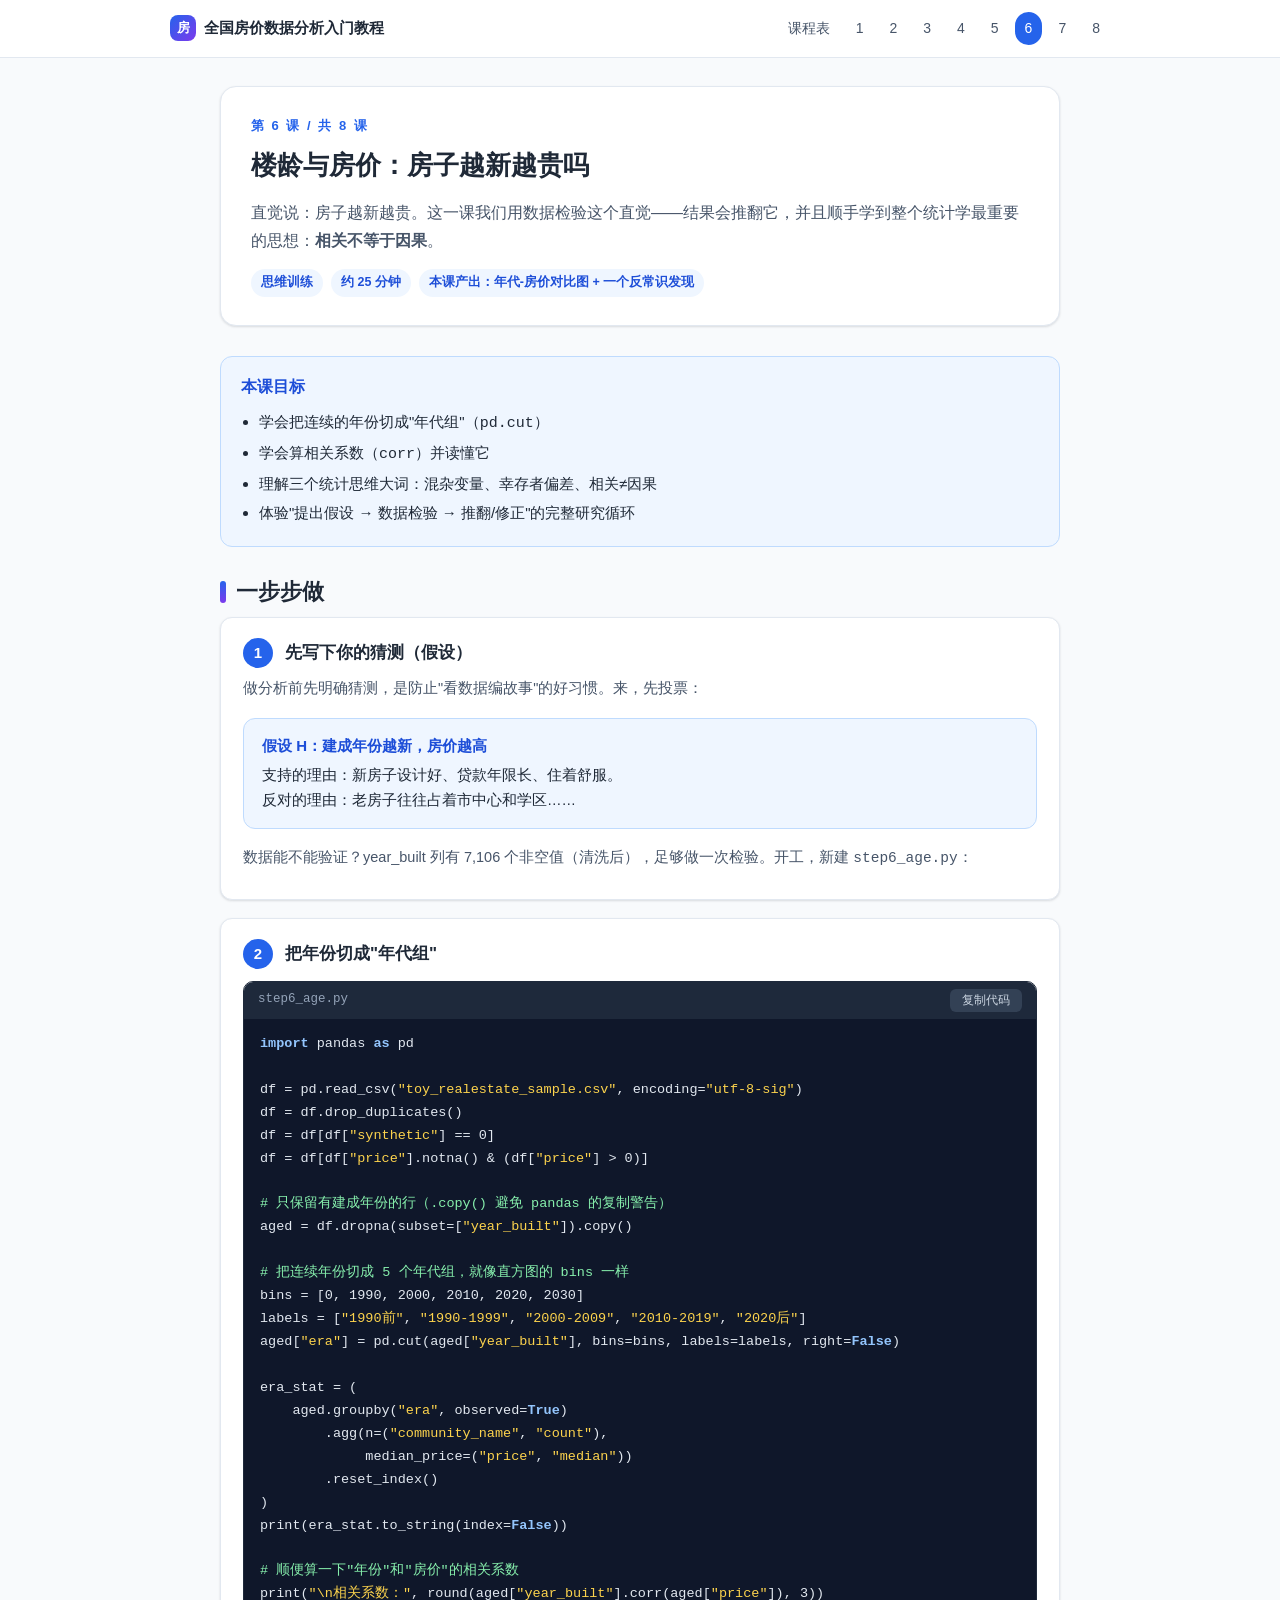
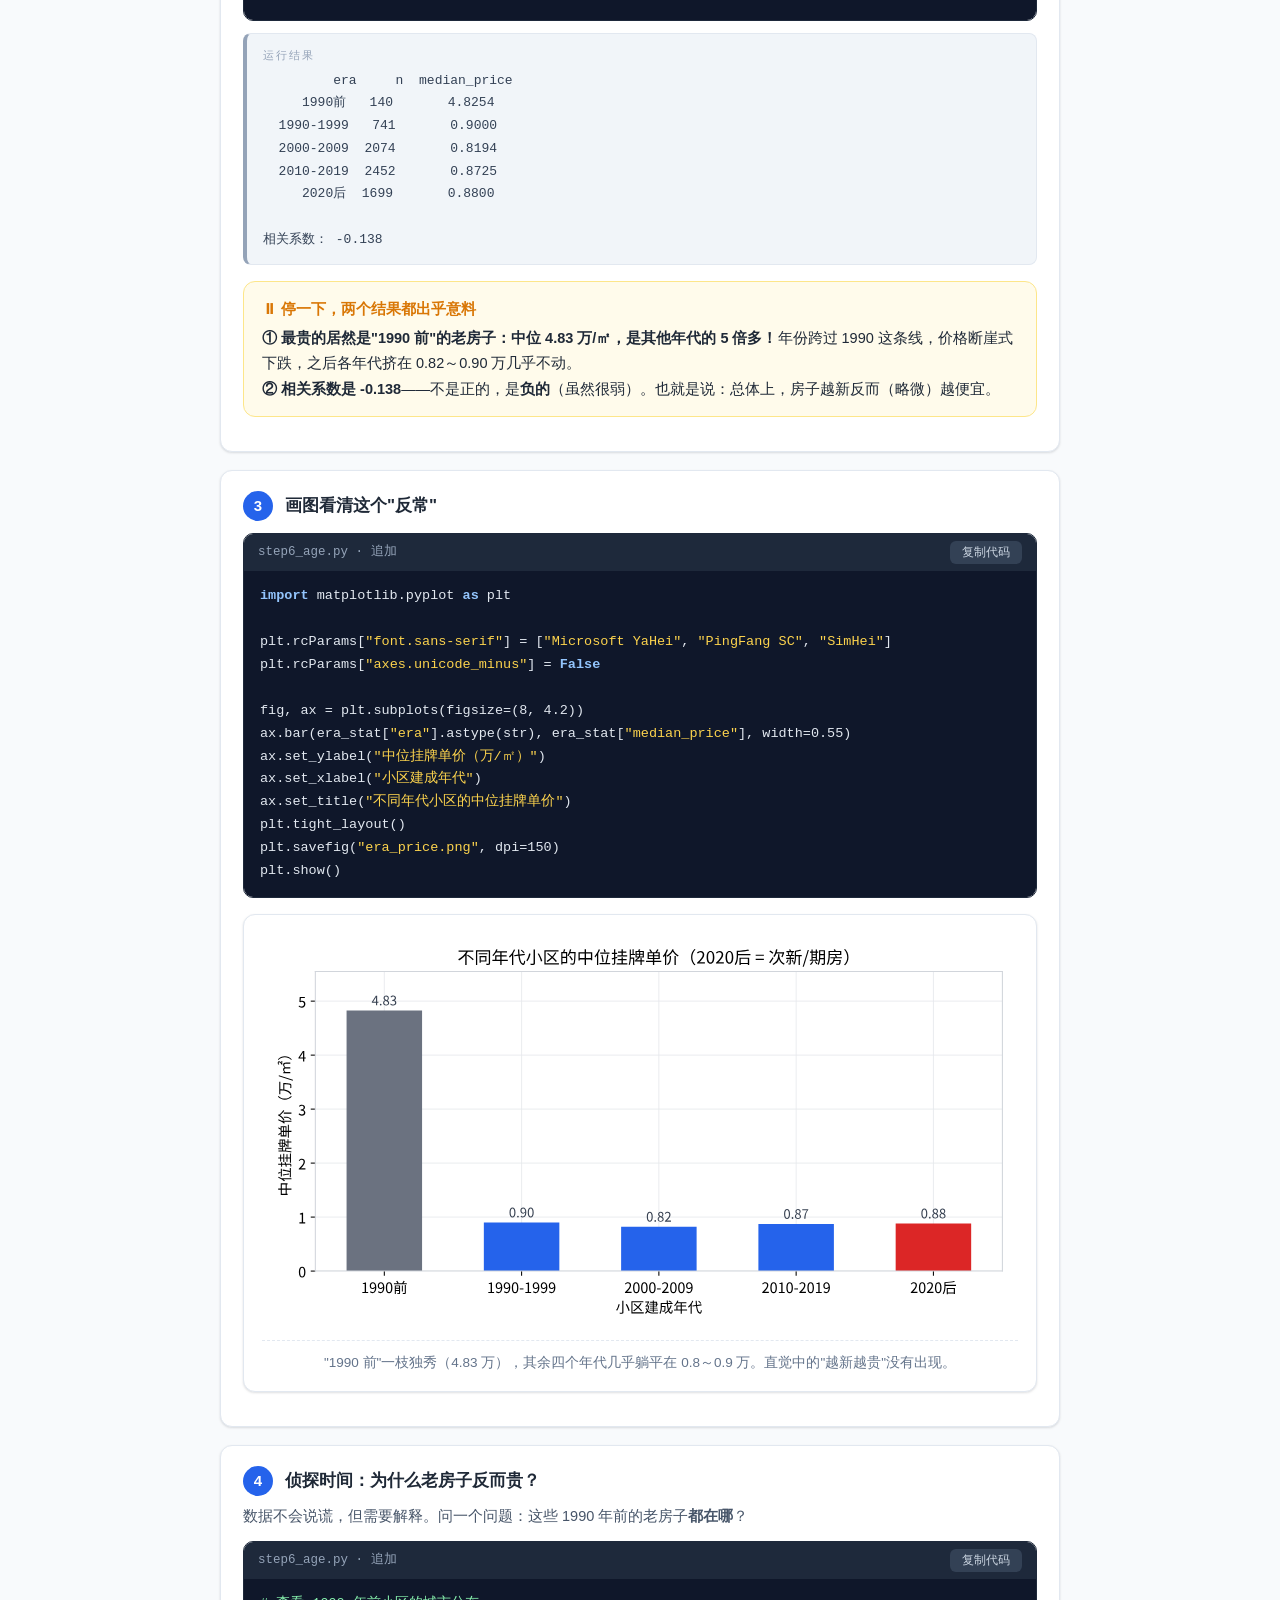
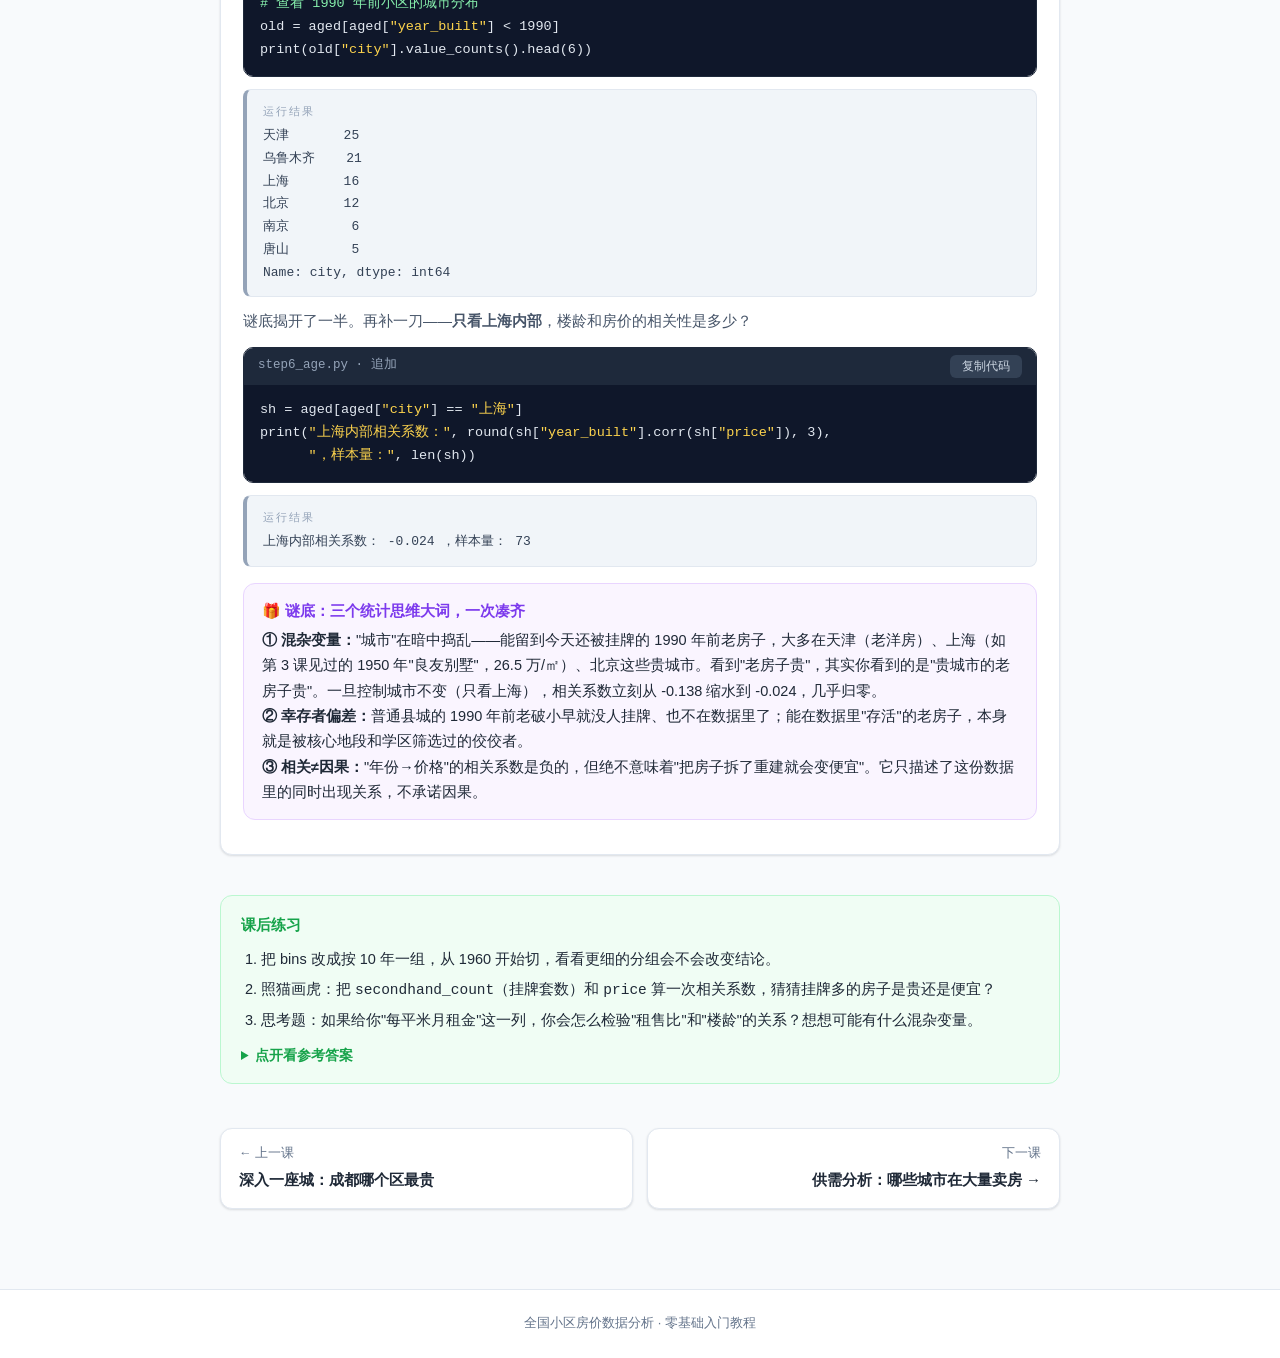
<file: site/lesson6.html>
<!DOCTYPE html>
<html lang="zh-CN">
<head>
<meta charset="UTF-8">
<meta name="viewport" content="width=device-width, initial-scale=1.0">
<title>第 6 课 · 楼龄与房价：房子越新越贵吗</title>
<link rel="stylesheet" href="assets/style.css">
</head>
<body>

<header class="topbar">
  <div class="topbar-inner">
    <a class="brand" href="index.html"><span class="brand-mark">房</span>全国房价数据分析入门教程</a>
    <nav>
      <a href="index.html">课程表</a>
      <a href="lesson1.html">1</a>
      <a href="lesson2.html">2</a>
      <a href="lesson3.html">3</a>
      <a href="lesson4.html">4</a>
      <a href="lesson5.html">5</a>
      <a href="lesson6.html" class="active">6</a>
      <a href="lesson7.html">7</a>
      <a href="lesson8.html">8</a>
    </nav>
  </div>
</header>

<div class="container">

  <div class="lesson-hero">
    <div class="kicker">第 6 课 / 共 8 课</div>
    <h1>楼龄与房价：房子越新越贵吗</h1>
    <p class="desc">直觉说：房子越新越贵。这一课我们用数据检验这个直觉——结果会推翻它，并且顺手学到整个统计学最重要的思想：<strong>相关不等于因果</strong>。</p>
    <div class="tags">
      <span class="tag">思维训练</span>
      <span class="tag">约 25 分钟</span>
      <span class="tag">本课产出：年代-房价对比图 + 一个反常识发现</span>
    </div>
  </div>

  <div class="goals">
    <h2>本课目标</h2>
    <ul>
      <li>学会把连续的年份切成"年代组"（<code>pd.cut</code>）</li>
      <li>学会算相关系数（<code>corr</code>）并读懂它</li>
      <li>理解三个统计思维大词：混杂变量、幸存者偏差、相关≠因果</li>
      <li>体验"提出假设 → 数据检验 → 推翻/修正"的完整研究循环</li>
    </ul>
  </div>

  <section class="section">
    <h2>一步步做</h2>

    <div class="step">
      <div class="step-head"><div class="step-num">1</div><h3>先写下你的猜测（假设）</h3></div>
      <p class="note">做分析前先明确猜测，是防止"看数据编故事"的好习惯。来，先投票：</p>
      <div class="callout tip">
        <h4>假设 H：建成年份越新，房价越高</h4>
        <p>支持的理由：新房子设计好、贷款年限长、住着舒服。<br>
        反对的理由：老房子往往占着市中心和学区……</p>
      </div>
      <p class="note">数据能不能验证？year_built 列有 7,106 个非空值（清洗后），足够做一次检验。开工，新建 <code>step6_age.py</code>：</p>
    </div>

    <div class="step">
      <div class="step-head"><div class="step-num">2</div><h3>把年份切成"年代组"</h3></div>
      <div class="codeblock">
        <div class="cb-head"><span>step6_age.py</span><button class="copy">复制代码</button></div>
        <pre><span class="k">import</span> pandas <span class="k">as</span> pd

df = pd.read_csv(<span class="s">"toy_realestate_sample.csv"</span>, encoding=<span class="s">"utf-8-sig"</span>)
df = df.drop_duplicates()
df = df[df[<span class="s">"synthetic"</span>] == 0]
df = df[df[<span class="s">"price"</span>].notna() & (df[<span class="s">"price"</span>] > 0)]

<span class="cm"># 只保留有建成年份的行（.copy() 避免 pandas 的复制警告）</span>
aged = df.dropna(subset=[<span class="s">"year_built"</span>]).copy()

<span class="cm"># 把连续年份切成 5 个年代组，就像直方图的 bins 一样</span>
bins = [0, 1990, 2000, 2010, 2020, 2030]
labels = [<span class="s">"1990前"</span>, <span class="s">"1990-1999"</span>, <span class="s">"2000-2009"</span>, <span class="s">"2010-2019"</span>, <span class="s">"2020后"</span>]
aged[<span class="s">"era"</span>] = pd.cut(aged[<span class="s">"year_built"</span>], bins=bins, labels=labels, right=<span class="k">False</span>)

era_stat = (
    aged.groupby(<span class="s">"era"</span>, observed=<span class="k">True</span>)
        .agg(n=(<span class="s">"community_name"</span>, <span class="s">"count"</span>),
             median_price=(<span class="s">"price"</span>, <span class="s">"median"</span>))
        .reset_index()
)
print(era_stat.to_string(index=<span class="k">False</span>))

<span class="cm"># 顺便算一下"年份"和"房价"的相关系数</span>
print(<span class="s">"\n相关系数："</span>, round(aged[<span class="s">"year_built"</span>].corr(aged[<span class="s">"price"</span>]), 3))</pre>
      </div>
      <div class="console">         era     n  median_price
     1990前   140       4.8254
  1990-1999   741       0.9000
  2000-2009  2074       0.8194
  2010-2019  2452       0.8725
     2020后  1699       0.8800

相关系数： -0.138</div>
      <div class="callout warn">
        <h4>⏸ 停一下，两个结果都出乎意料</h4>
        <p><strong>① 最贵的居然是"1990 前"的老房子：中位 4.83 万/㎡，是其他年代的 5 倍多！</strong>年份跨过 1990 这条线，价格断崖式下跌，之后各年代挤在 0.82～0.90 万几乎不动。<br>
        <strong>② 相关系数是 -0.138</strong>——不是正的，是<strong>负的</strong>（虽然很弱）。也就是说：总体上，房子越新反而（略微）越便宜。</p>
      </div>
    </div>

    <div class="step">
      <div class="step-head"><div class="step-num">3</div><h3>画图看清这个"反常"</h3></div>
      <div class="codeblock">
        <div class="cb-head"><span>step6_age.py · 追加</span><button class="copy">复制代码</button></div>
        <pre><span class="k">import</span> matplotlib.pyplot <span class="k">as</span> plt

plt.rcParams[<span class="s">"font.sans-serif"</span>] = [<span class="s">"Microsoft YaHei"</span>, <span class="s">"PingFang SC"</span>, <span class="s">"SimHei"</span>]
plt.rcParams[<span class="s">"axes.unicode_minus"</span>] = <span class="k">False</span>

fig, ax = plt.subplots(figsize=(8, 4.2))
ax.bar(era_stat[<span class="s">"era"</span>].astype(str), era_stat[<span class="s">"median_price"</span>], width=0.55)
ax.set_ylabel(<span class="s">"中位挂牌单价（万/㎡）"</span>)
ax.set_xlabel(<span class="s">"小区建成年代"</span>)
ax.set_title(<span class="s">"不同年代小区的中位挂牌单价"</span>)
plt.tight_layout()
plt.savefig(<span class="s">"era_price.png"</span>, dpi=150)
plt.show()</pre>
      </div>
      <figure class="chart">
        <img src="assets/charts/era_price.svg" alt="不同年代小区的中位挂牌单价">
        <figcaption>"1990 前"一枝独秀（4.83 万），其余四个年代几乎躺平在 0.8～0.9 万。直觉中的"越新越贵"没有出现。</figcaption>
      </figure>
    </div>

    <div class="step">
      <div class="step-head"><div class="step-num">4</div><h3>侦探时间：为什么老房子反而贵？</h3></div>
      <p class="note">数据不会说谎，但需要解释。问一个问题：这些 1990 年前的老房子<strong>都在哪</strong>？</p>
      <div class="codeblock">
        <div class="cb-head"><span>step6_age.py · 追加</span><button class="copy">复制代码</button></div>
        <pre><span class="cm"># 查看 1990 年前小区的城市分布</span>
old = aged[aged[<span class="s">"year_built"</span>] &lt; 1990]
print(old[<span class="s">"city"</span>].value_counts().head(6))</pre>
      </div>
      <div class="console">天津       25
乌鲁木齐    21
上海       16
北京       12
南京        6
唐山        5
Name: city, dtype: int64</div>
      <p class="note">谜底揭开了一半。再补一刀——<strong>只看上海内部</strong>，楼龄和房价的相关性是多少？</p>
      <div class="codeblock">
        <div class="cb-head"><span>step6_age.py · 追加</span><button class="copy">复制代码</button></div>
        <pre>sh = aged[aged[<span class="s">"city"</span>] == <span class="s">"上海"</span>]
print(<span class="s">"上海内部相关系数："</span>, round(sh[<span class="s">"year_built"</span>].corr(sh[<span class="s">"price"</span>]), 3),
      <span class="s">"，样本量："</span>, len(sh))</pre>
      </div>
      <div class="console">上海内部相关系数： -0.024 ，样本量： 73</div>
      <div class="callout egg">
        <h4>🎁 谜底：三个统计思维大词，一次凑齐</h4>
        <p><strong>① 混杂变量：</strong>"城市"在暗中捣乱——能留到今天还被挂牌的 1990 年前老房子，大多在天津（老洋房）、上海（如第 3 课见过的 1950 年"良友别墅"，26.5 万/㎡）、北京这些贵城市。看到"老房子贵"，其实你看到的是"贵城市的老房子贵"。一旦控制城市不变（只看上海），相关系数立刻从 -0.138 缩水到 -0.024，几乎归零。<br>
        <strong>② 幸存者偏差：</strong>普通县城的 1990 年前老破小早就没人挂牌、也不在数据里了；能在数据里"存活"的老房子，本身就是被核心地段和学区筛选过的佼佼者。<br>
        <strong>③ 相关≠因果：</strong>"年份→价格"的相关系数是负的，但绝不意味着"把房子拆了重建就会变便宜"。它只描述了这份数据里的同时出现关系，不承诺因果。</p>
      </div>
    </div>
  </section>

  <section class="exercise">
    <h4>课后练习</h4>
    <ol>
      <li>把 bins 改成按 10 年一组，从 1960 开始切，看看更细的分组会不会改变结论。</li>
      <li>照猫画虎：把 <code>secondhand_count</code>（挂牌套数）和 <code>price</code> 算一次相关系数，猜猜挂牌多的房子是贵还是便宜？</li>
      <li>思考题：如果给你"每平米月租金"这一列，你会怎么检验"租售比"和"楼龄"的关系？想想可能有什么混杂变量。</li>
    </ol>
    <details>
      <summary>点开看参考答案</summary>
      <pre># 练习1：
bins = [1960, 1970, 1980, 1990, 2000, 2010, 2020, 2030]
# 结论不变：1970-1990 之前的高价依然集中在少数贵城市。

# 练习2：
print(aged["secondhand_count"].corr(aged["price"]))   # 约 -0.1 上下，弱负相关
# 解读：挂牌套数多的小区（大盘、老小区）单价略低，但关系很弱。

# 练习3：算 rent_yuan_per_sqm 与 year_built 的 corr；
# 混杂变量候选：城市、地段、装修、学区——和本课是同一个思路。</pre>
    </details>
  </section>

  <nav class="lesson-nav">
    <a href="lesson5.html"><div class="dir">← 上一课</div><div class="title">深入一座城：成都哪个区最贵</div></a>
    <a class="next" href="lesson7.html"><div class="dir">下一课</div><div class="title">供需分析：哪些城市在大量卖房 →</div></a>
  </nav>

</div>

<footer class="site"><p>全国小区房价数据分析 · 零基础入门教程</p></footer>
<script src="assets/app.js"></script>
</body>
</html>
</file>
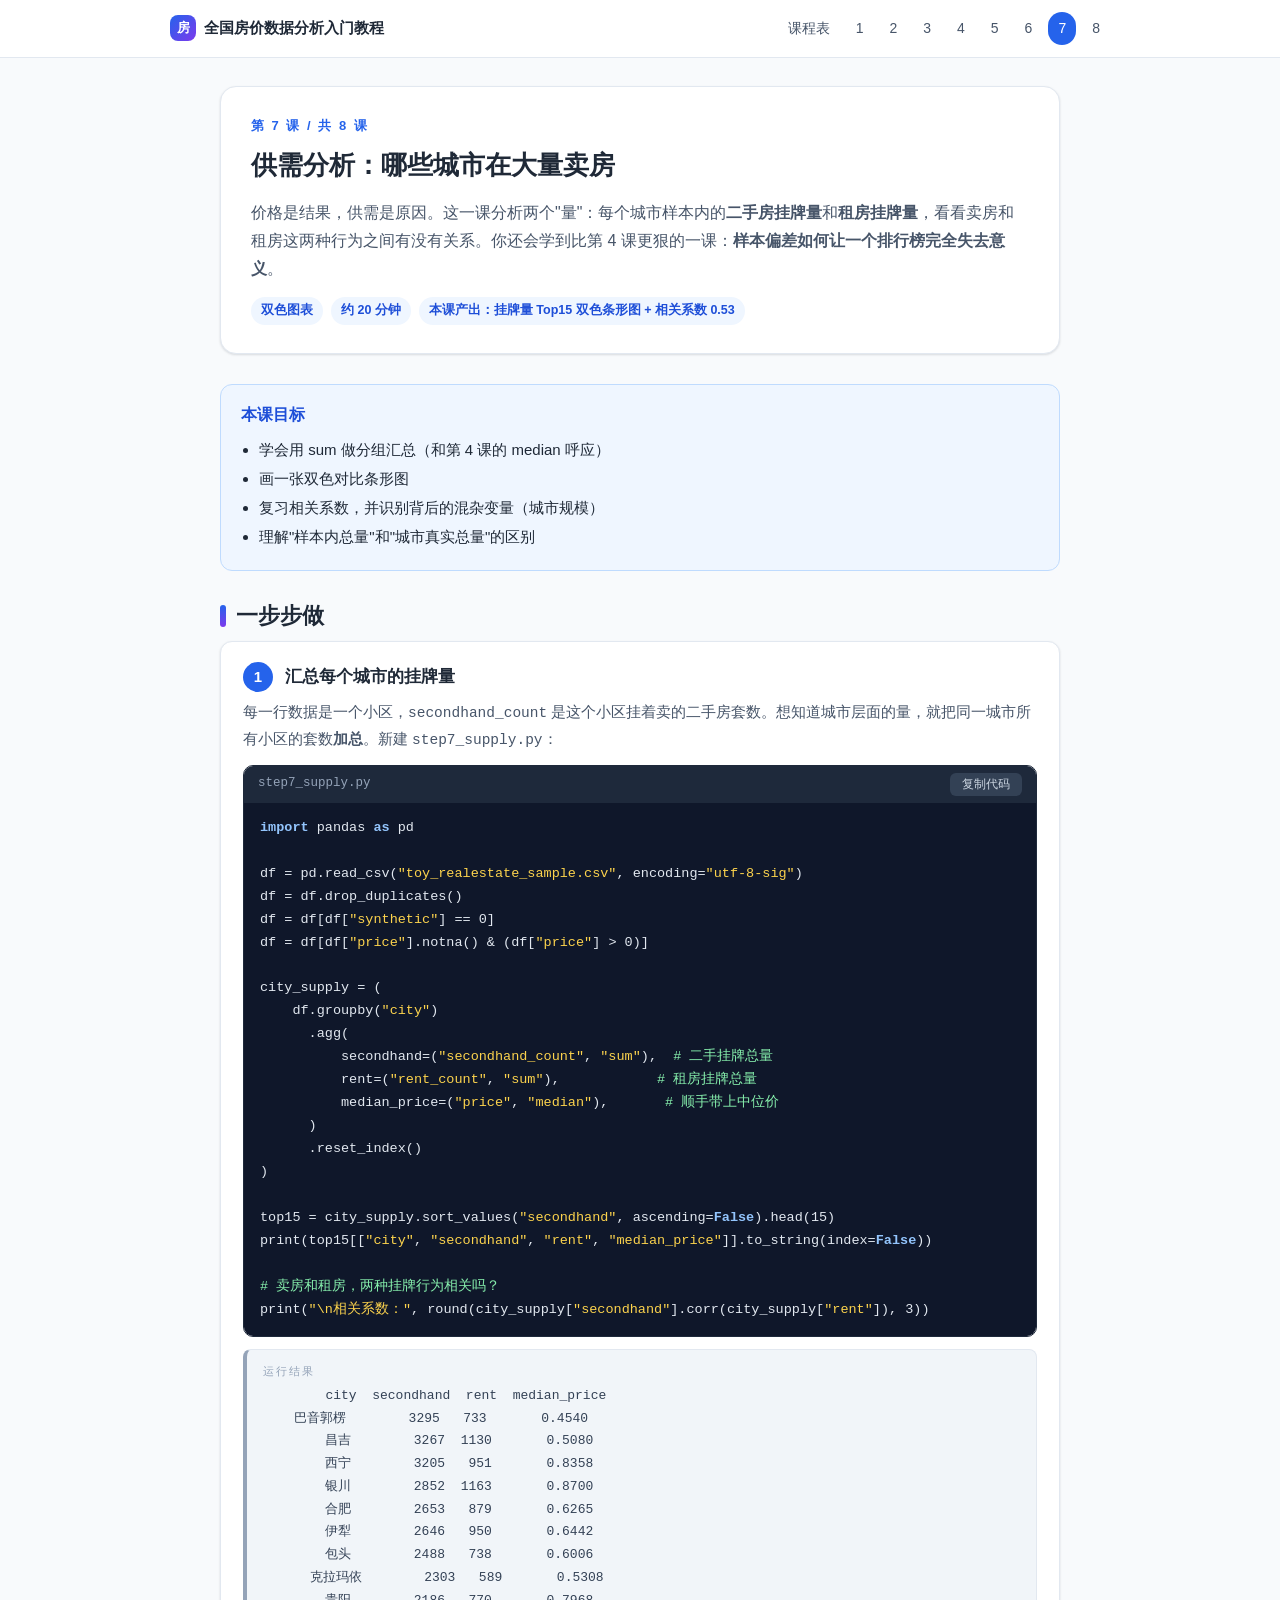
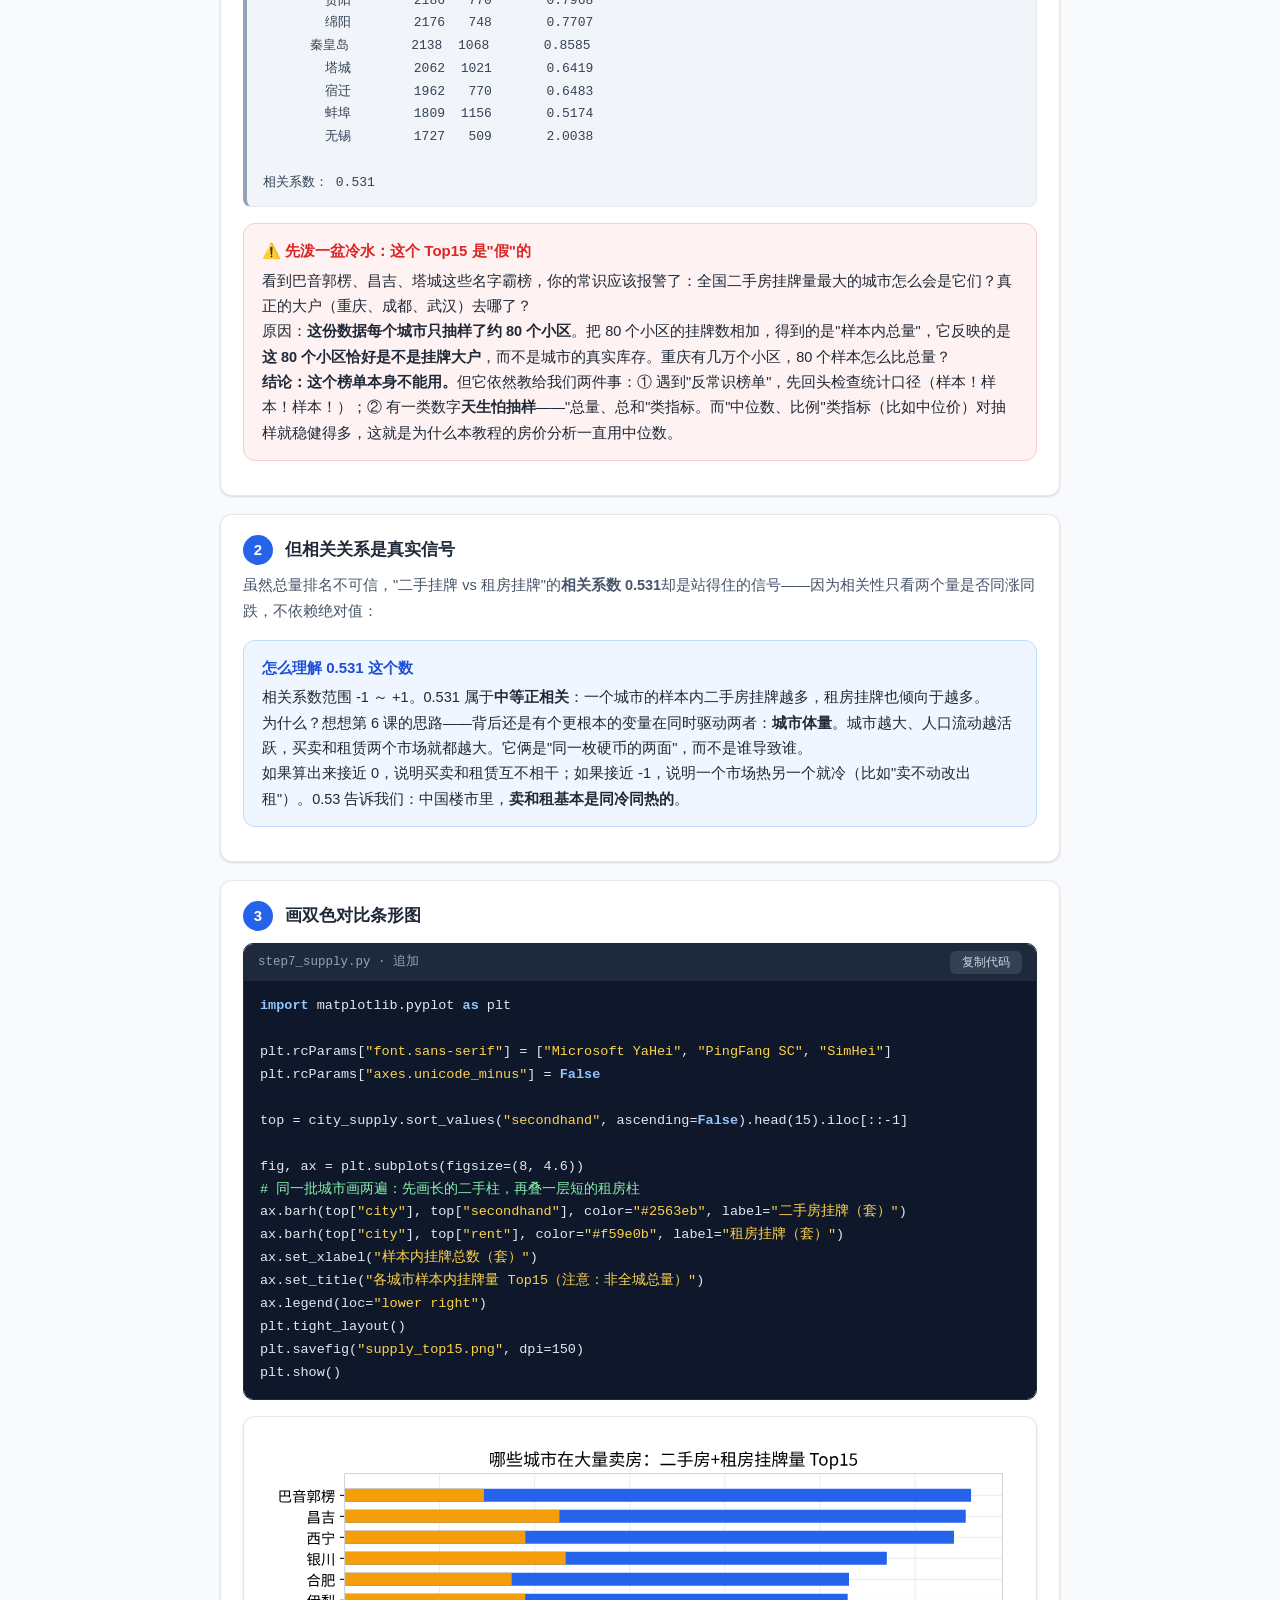
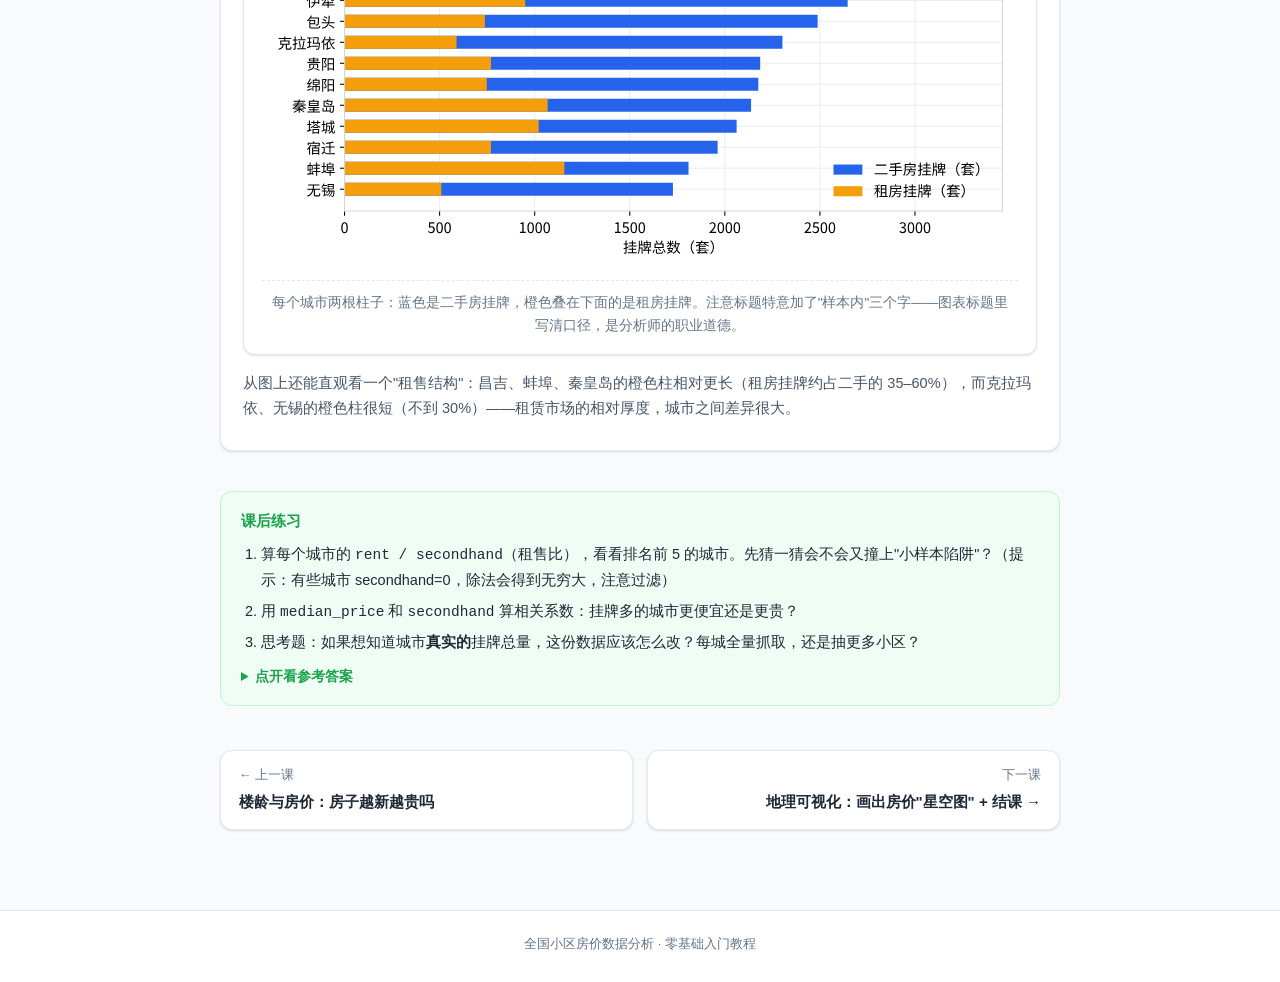
<file: site/lesson7.html>
<!DOCTYPE html>
<html lang="zh-CN">
<head>
<meta charset="UTF-8">
<meta name="viewport" content="width=device-width, initial-scale=1.0">
<title>第 7 课 · 供需分析：哪些城市在大量卖房</title>
<link rel="stylesheet" href="assets/style.css">
</head>
<body>

<header class="topbar">
  <div class="topbar-inner">
    <a class="brand" href="index.html"><span class="brand-mark">房</span>全国房价数据分析入门教程</a>
    <nav>
      <a href="index.html">课程表</a>
      <a href="lesson1.html">1</a>
      <a href="lesson2.html">2</a>
      <a href="lesson3.html">3</a>
      <a href="lesson4.html">4</a>
      <a href="lesson5.html">5</a>
      <a href="lesson6.html">6</a>
      <a href="lesson7.html" class="active">7</a>
      <a href="lesson8.html">8</a>
    </nav>
  </div>
</header>

<div class="container">

  <div class="lesson-hero">
    <div class="kicker">第 7 课 / 共 8 课</div>
    <h1>供需分析：哪些城市在大量卖房</h1>
    <p class="desc">价格是结果，供需是原因。这一课分析两个"量"：每个城市样本内的<strong>二手房挂牌量</strong>和<strong>租房挂牌量</strong>，看看卖房和租房这两种行为之间有没有关系。你还会学到比第 4 课更狠的一课：<strong>样本偏差如何让一个排行榜完全失去意义</strong>。</p>
    <div class="tags">
      <span class="tag">双色图表</span>
      <span class="tag">约 20 分钟</span>
      <span class="tag">本课产出：挂牌量 Top15 双色条形图 + 相关系数 0.53</span>
    </div>
  </div>

  <div class="goals">
    <h2>本课目标</h2>
    <ul>
      <li>学会用 sum 做分组汇总（和第 4 课的 median 呼应）</li>
      <li>画一张双色对比条形图</li>
      <li>复习相关系数，并识别背后的混杂变量（城市规模）</li>
      <li>理解"样本内总量"和"城市真实总量"的区别</li>
    </ul>
  </div>

  <section class="section">
    <h2>一步步做</h2>

    <div class="step">
      <div class="step-head"><div class="step-num">1</div><h3>汇总每个城市的挂牌量</h3></div>
      <p class="note">每一行数据是一个小区，<code>secondhand_count</code> 是这个小区挂着卖的二手房套数。想知道城市层面的量，就把同一城市所有小区的套数<strong>加总</strong>。新建 <code>step7_supply.py</code>：</p>
      <div class="codeblock">
        <div class="cb-head"><span>step7_supply.py</span><button class="copy">复制代码</button></div>
        <pre><span class="k">import</span> pandas <span class="k">as</span> pd

df = pd.read_csv(<span class="s">"toy_realestate_sample.csv"</span>, encoding=<span class="s">"utf-8-sig"</span>)
df = df.drop_duplicates()
df = df[df[<span class="s">"synthetic"</span>] == 0]
df = df[df[<span class="s">"price"</span>].notna() & (df[<span class="s">"price"</span>] > 0)]

city_supply = (
    df.groupby(<span class="s">"city"</span>)
      .agg(
          secondhand=(<span class="s">"secondhand_count"</span>, <span class="s">"sum"</span>),  <span class="cm"># 二手挂牌总量</span>
          rent=(<span class="s">"rent_count"</span>, <span class="s">"sum"</span>),            <span class="cm"># 租房挂牌总量</span>
          median_price=(<span class="s">"price"</span>, <span class="s">"median"</span>),       <span class="cm"># 顺手带上中位价</span>
      )
      .reset_index()
)

top15 = city_supply.sort_values(<span class="s">"secondhand"</span>, ascending=<span class="k">False</span>).head(15)
print(top15[[<span class="s">"city"</span>, <span class="s">"secondhand"</span>, <span class="s">"rent"</span>, <span class="s">"median_price"</span>]].to_string(index=<span class="k">False</span>))

<span class="cm"># 卖房和租房，两种挂牌行为相关吗？</span>
print(<span class="s">"\n相关系数："</span>, round(city_supply[<span class="s">"secondhand"</span>].corr(city_supply[<span class="s">"rent"</span>]), 3))</pre>
      </div>
      <div class="console">        city  secondhand  rent  median_price
    巴音郭楞        3295   733       0.4540
        昌吉        3267  1130       0.5080
        西宁        3205   951       0.8358
        银川        2852  1163       0.8700
        合肥        2653   879       0.6265
        伊犁        2646   950       0.6442
        包头        2488   738       0.6006
      克拉玛依        2303   589       0.5308
        贵阳        2186   770       0.7968
        绵阳        2176   748       0.7707
      秦皇岛        2138  1068       0.8585
        塔城        2062  1021       0.6419
        宿迁        1962   770       0.6483
        蚌埠        1809  1156       0.5174
        无锡        1727   509       2.0038

相关系数： 0.531</div>
      <div class="callout danger">
        <h4>⚠️ 先泼一盆冷水：这个 Top15 是"假"的</h4>
        <p>看到巴音郭楞、昌吉、塔城这些名字霸榜，你的常识应该报警了：全国二手房挂牌量最大的城市怎么会是它们？真正的大户（重庆、成都、武汉）去哪了？</p>
        <p>原因：<strong>这份数据每个城市只抽样了约 80 个小区</strong>。把 80 个小区的挂牌数相加，得到的是"样本内总量"，它反映的是<strong>这 80 个小区恰好是不是挂牌大户</strong>，而不是城市的真实库存。重庆有几万个小区，80 个样本怎么比总量？</p>
        <p><strong>结论：这个榜单本身不能用。</strong>但它依然教给我们两件事：① 遇到"反常识榜单"，先回头检查统计口径（样本！样本！样本！）；② 有一类数字<strong>天生怕抽样</strong>——"总量、总和"类指标。而"中位数、比例"类指标（比如中位价）对抽样就稳健得多，这就是为什么本教程的房价分析一直用中位数。</p>
      </div>
    </div>

    <div class="step">
      <div class="step-head"><div class="step-num">2</div><h3>但相关关系是真实信号</h3></div>
      <p class="note">虽然总量排名不可信，"二手挂牌 vs 租房挂牌"的<strong>相关系数 0.531</strong>却是站得住的信号——因为相关性只看两个量是否同涨同跌，不依赖绝对值：</p>
      <div class="callout tip">
        <h4>怎么理解 0.531 这个数</h4>
        <p>相关系数范围 -1 ～ +1。0.531 属于<strong>中等正相关</strong>：一个城市的样本内二手房挂牌越多，租房挂牌也倾向于越多。</p>
        <p>为什么？想想第 6 课的思路——背后还是有个更根本的变量在同时驱动两者：<strong>城市体量</strong>。城市越大、人口流动越活跃，买卖和租赁两个市场就都越大。它俩是"同一枚硬币的两面"，而不是谁导致谁。</p>
        <p>如果算出来接近 0，说明买卖和租赁互不相干；如果接近 -1，说明一个市场热另一个就冷（比如"卖不动改出租"）。0.53 告诉我们：中国楼市里，<strong>卖和租基本是同冷同热的</strong>。</p>
      </div>
    </div>

    <div class="step">
      <div class="step-head"><div class="step-num">3</div><h3>画双色对比条形图</h3></div>
      <div class="codeblock">
        <div class="cb-head"><span>step7_supply.py · 追加</span><button class="copy">复制代码</button></div>
        <pre><span class="k">import</span> matplotlib.pyplot <span class="k">as</span> plt

plt.rcParams[<span class="s">"font.sans-serif"</span>] = [<span class="s">"Microsoft YaHei"</span>, <span class="s">"PingFang SC"</span>, <span class="s">"SimHei"</span>]
plt.rcParams[<span class="s">"axes.unicode_minus"</span>] = <span class="k">False</span>

top = city_supply.sort_values(<span class="s">"secondhand"</span>, ascending=<span class="k">False</span>).head(15).iloc[::-1]

fig, ax = plt.subplots(figsize=(8, 4.6))
<span class="cm"># 同一批城市画两遍：先画长的二手柱，再叠一层短的租房柱</span>
ax.barh(top[<span class="s">"city"</span>], top[<span class="s">"secondhand"</span>], color=<span class="s">"#2563eb"</span>, label=<span class="s">"二手房挂牌（套）"</span>)
ax.barh(top[<span class="s">"city"</span>], top[<span class="s">"rent"</span>], color=<span class="s">"#f59e0b"</span>, label=<span class="s">"租房挂牌（套）"</span>)
ax.set_xlabel(<span class="s">"样本内挂牌总数（套）"</span>)
ax.set_title(<span class="s">"各城市样本内挂牌量 Top15（注意：非全城总量）"</span>)
ax.legend(loc=<span class="s">"lower right"</span>)
plt.tight_layout()
plt.savefig(<span class="s">"supply_top15.png"</span>, dpi=150)
plt.show()</pre>
      </div>
      <figure class="chart">
        <img src="assets/charts/supply_top15.svg" alt="城市样本内挂牌量Top15双色条形图">
        <figcaption>每个城市两根柱子：蓝色是二手房挂牌，橙色叠在下面的是租房挂牌。注意标题特意加了"样本内"三个字——图表标题里写清口径，是分析师的职业道德。</figcaption>
      </figure>
      <p class="note">从图上还能直观看一个"租售结构"：昌吉、蚌埠、秦皇岛的橙色柱相对更长（租房挂牌约占二手的 35–60%），而克拉玛依、无锡的橙色柱很短（不到 30%）——租赁市场的相对厚度，城市之间差异很大。</p>
    </div>
  </section>

  <section class="exercise">
    <h4>课后练习</h4>
    <ol>
      <li>算每个城市的 <code>rent / secondhand</code>（租售比），看看排名前 5 的城市。先猜一猜会不会又撞上"小样本陷阱"？（提示：有些城市 secondhand=0，除法会得到无穷大，注意过滤）</li>
      <li>用 <code>median_price</code> 和 <code>secondhand</code> 算相关系数：挂牌多的城市更便宜还是更贵？</li>
      <li>思考题：如果想知道城市<strong>真实的</strong>挂牌总量，这份数据应该怎么改？每城全量抓取，还是抽更多小区？</li>
    </ol>
    <details>
      <summary>点开看参考答案</summary>
      <pre># 练习1：
valid = city_supply[city_supply["secondhand"] > 0].copy()
valid["rent_ratio"] = valid["rent"] / valid["secondhand"]
print(valid.sort_values("rent_ratio", ascending=False).head(5)[["city", "rent_ratio"]])
# 果然全是小样本城市（山南 n=69 样本、rent_ratio=77；阿勒泰 28.7…）
# 又一次验证：极端排名的常客都是 n 小的行。

# 练习2：
print(city_supply["median_price"].corr(city_supply["secondhand"]))  # 约 -0.1 左右，弱负
# 挂牌多（样本内）的城市房价略低，但很弱，参考意义有限。

# 练习3：全量抓取才能算总量；抽样只能稳妥地估中位数/比例。
# 这就是统计里的老话：抽样估"平均"，全量算"总量"。</pre>
    </details>
  </section>

  <nav class="lesson-nav">
    <a href="lesson6.html"><div class="dir">← 上一课</div><div class="title">楼龄与房价：房子越新越贵吗</div></a>
    <a class="next" href="lesson8.html"><div class="dir">下一课</div><div class="title">地理可视化：画出房价"星空图" + 结课 →</div></a>
  </nav>

</div>

<footer class="site"><p>全国小区房价数据分析 · 零基础入门教程</p></footer>
<script src="assets/app.js"></script>
</body>
</html>
</file>
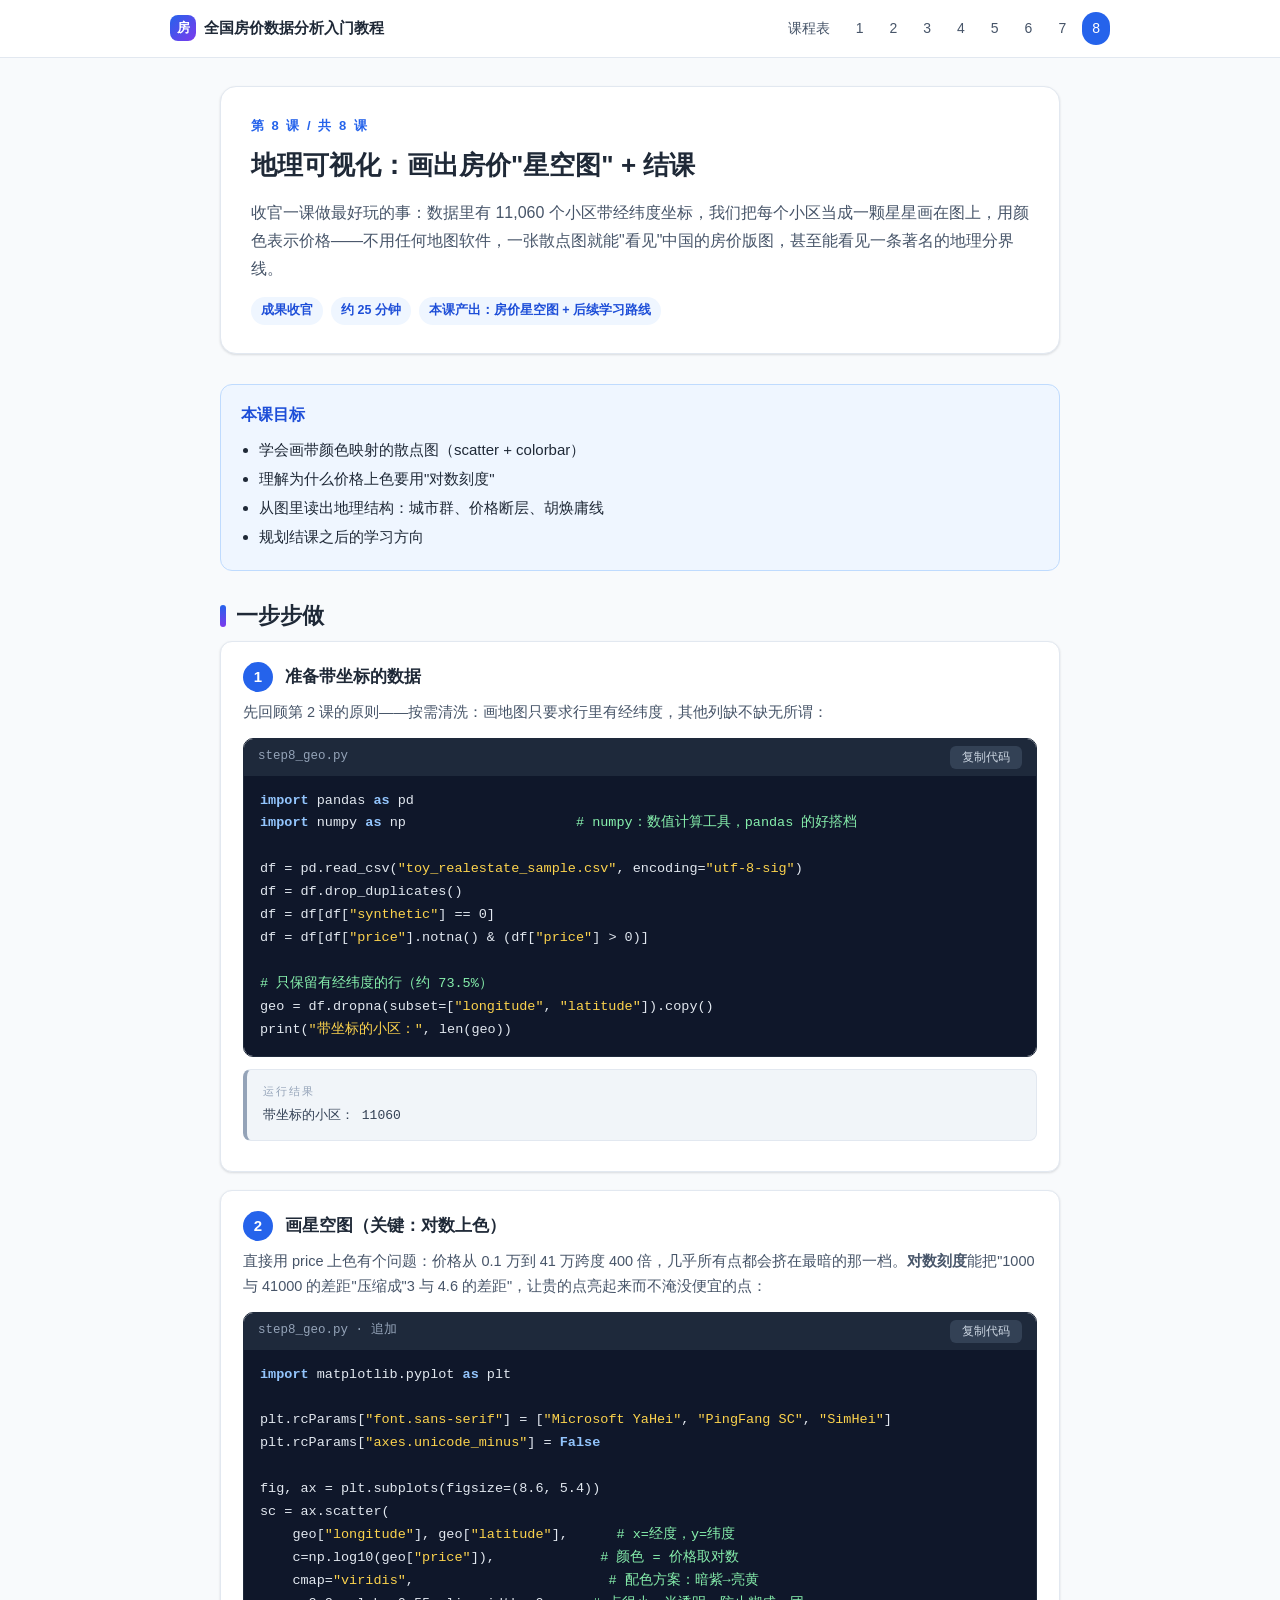
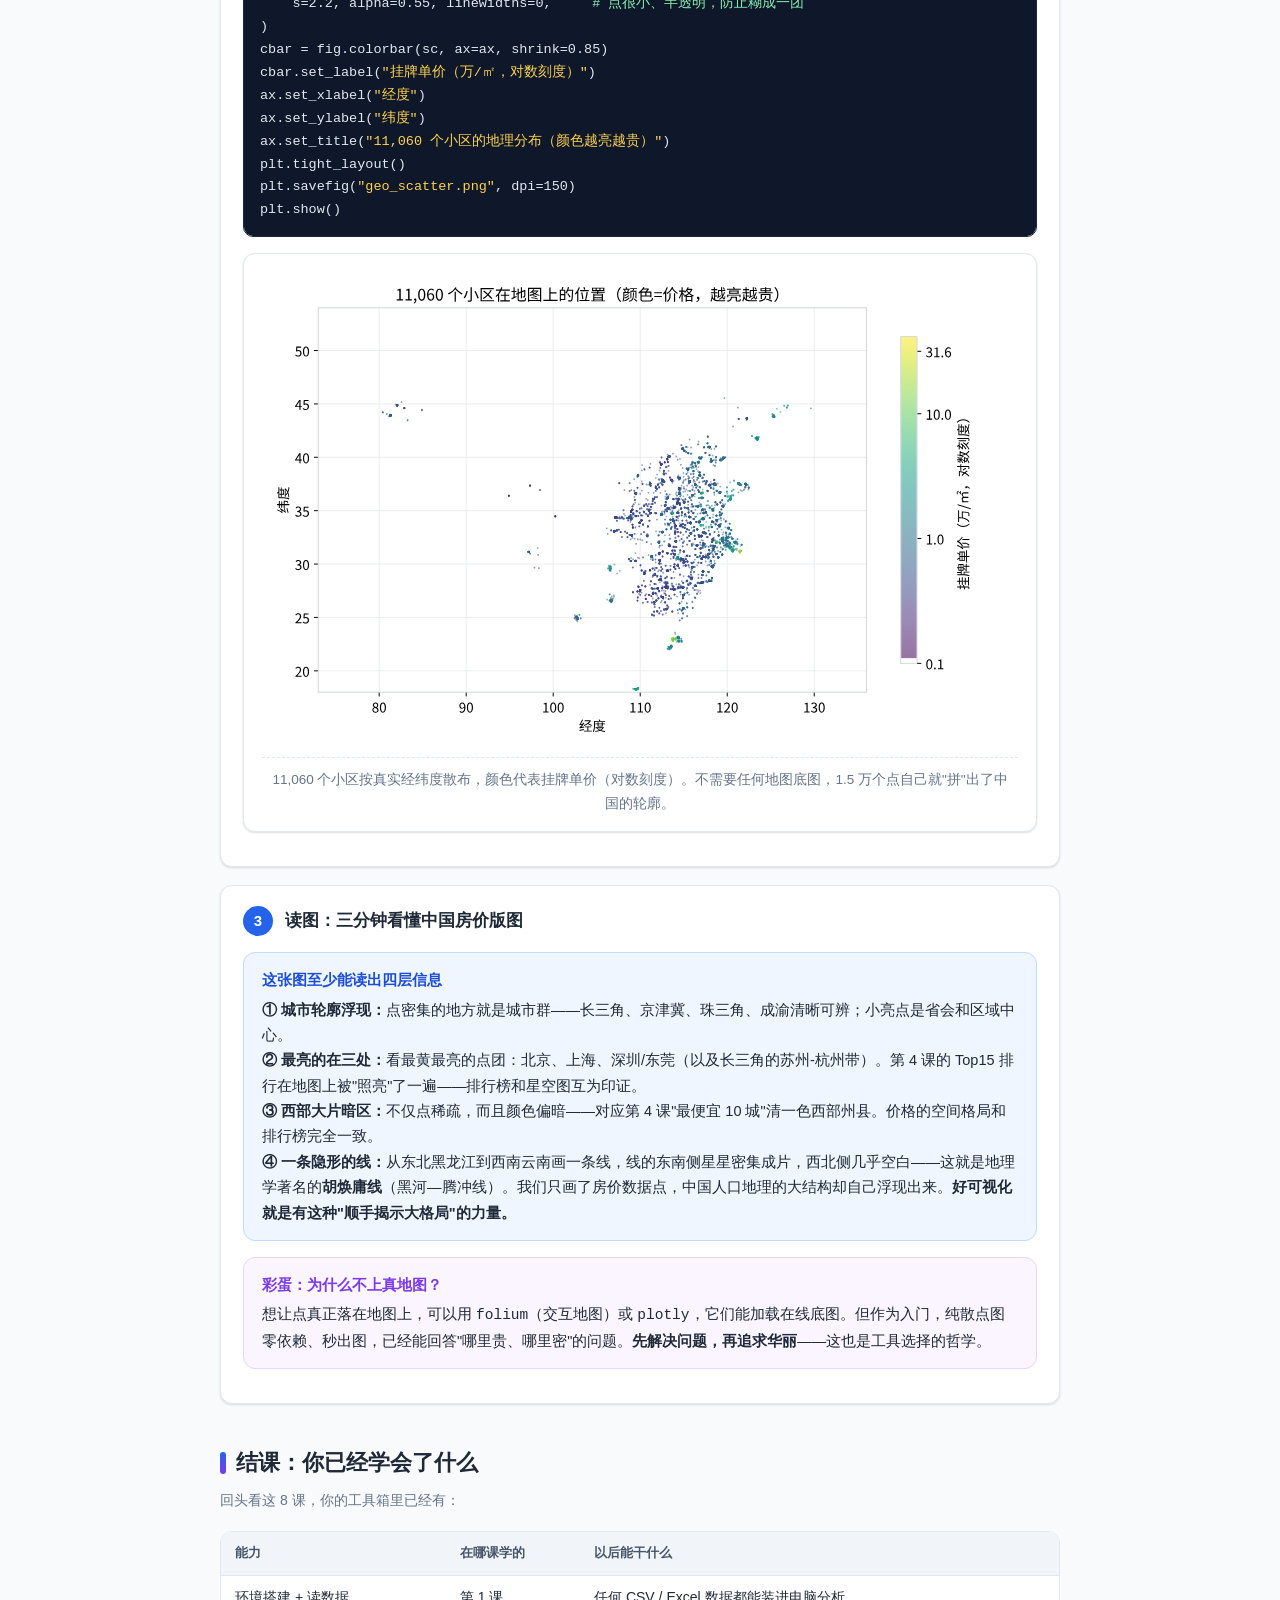
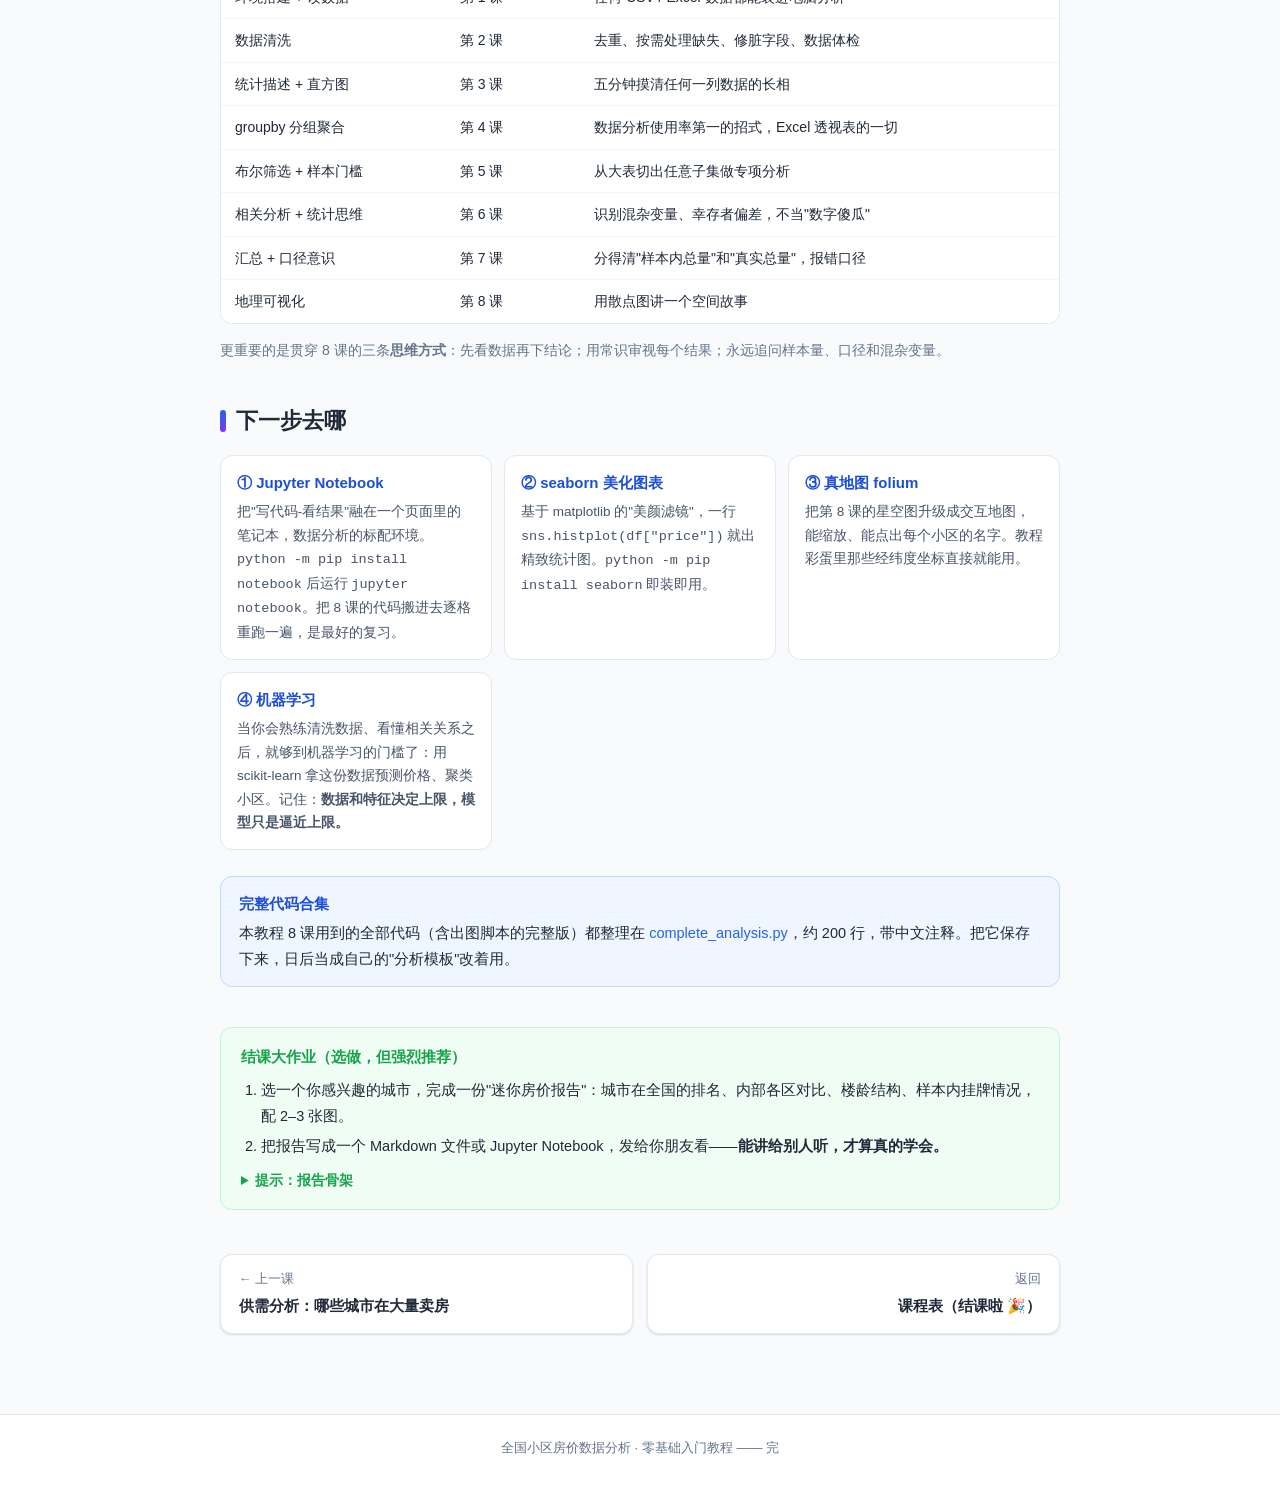
<file: site/lesson8.html>
<!DOCTYPE html>
<html lang="zh-CN">
<head>
<meta charset="UTF-8">
<meta name="viewport" content="width=device-width, initial-scale=1.0">
<title>第 8 课 · 地理可视化：画出房价"星空图" + 结课</title>
<link rel="stylesheet" href="assets/style.css">
</head>
<body>

<header class="topbar">
  <div class="topbar-inner">
    <a class="brand" href="index.html"><span class="brand-mark">房</span>全国房价数据分析入门教程</a>
    <nav>
      <a href="index.html">课程表</a>
      <a href="lesson1.html">1</a>
      <a href="lesson2.html">2</a>
      <a href="lesson3.html">3</a>
      <a href="lesson4.html">4</a>
      <a href="lesson5.html">5</a>
      <a href="lesson6.html">6</a>
      <a href="lesson7.html">7</a>
      <a href="lesson8.html" class="active">8</a>
    </nav>
  </div>
</header>

<div class="container">

  <div class="lesson-hero">
    <div class="kicker">第 8 课 / 共 8 课</div>
    <h1>地理可视化：画出房价"星空图" + 结课</h1>
    <p class="desc">收官一课做最好玩的事：数据里有 11,060 个小区带经纬度坐标，我们把每个小区当成一颗星星画在图上，用颜色表示价格——不用任何地图软件，一张散点图就能"看见"中国的房价版图，甚至能看见一条著名的地理分界线。</p>
    <div class="tags">
      <span class="tag">成果收官</span>
      <span class="tag">约 25 分钟</span>
      <span class="tag">本课产出：房价星空图 + 后续学习路线</span>
    </div>
  </div>

  <div class="goals">
    <h2>本课目标</h2>
    <ul>
      <li>学会画带颜色映射的散点图（scatter + colorbar）</li>
      <li>理解为什么价格上色要用"对数刻度"</li>
      <li>从图里读出地理结构：城市群、价格断层、胡焕庸线</li>
      <li>规划结课之后的学习方向</li>
    </ul>
  </div>

  <section class="section">
    <h2>一步步做</h2>

    <div class="step">
      <div class="step-head"><div class="step-num">1</div><h3>准备带坐标的数据</h3></div>
      <p class="note">先回顾第 2 课的原则——按需清洗：画地图只要求行里有经纬度，其他列缺不缺无所谓：</p>
      <div class="codeblock">
        <div class="cb-head"><span>step8_geo.py</span><button class="copy">复制代码</button></div>
        <pre><span class="k">import</span> pandas <span class="k">as</span> pd
<span class="k">import</span> numpy <span class="k">as</span> np                     <span class="cm"># numpy：数值计算工具，pandas 的好搭档</span>

df = pd.read_csv(<span class="s">"toy_realestate_sample.csv"</span>, encoding=<span class="s">"utf-8-sig"</span>)
df = df.drop_duplicates()
df = df[df[<span class="s">"synthetic"</span>] == 0]
df = df[df[<span class="s">"price"</span>].notna() & (df[<span class="s">"price"</span>] > 0)]

<span class="cm"># 只保留有经纬度的行（约 73.5%）</span>
geo = df.dropna(subset=[<span class="s">"longitude"</span>, <span class="s">"latitude"</span>]).copy()
print(<span class="s">"带坐标的小区："</span>, len(geo))</pre>
      </div>
      <div class="console">带坐标的小区： 11060</div>
    </div>

    <div class="step">
      <div class="step-head"><div class="step-num">2</div><h3>画星空图（关键：对数上色）</h3></div>
      <p class="note">直接用 price 上色有个问题：价格从 0.1 万到 41 万跨度 400 倍，几乎所有点都会挤在最暗的那一档。<strong>对数刻度</strong>能把"1000 与 41000 的差距"压缩成"3 与 4.6 的差距"，让贵的点亮起来而不淹没便宜的点：</p>
      <div class="codeblock">
        <div class="cb-head"><span>step8_geo.py · 追加</span><button class="copy">复制代码</button></div>
        <pre><span class="k">import</span> matplotlib.pyplot <span class="k">as</span> plt

plt.rcParams[<span class="s">"font.sans-serif"</span>] = [<span class="s">"Microsoft YaHei"</span>, <span class="s">"PingFang SC"</span>, <span class="s">"SimHei"</span>]
plt.rcParams[<span class="s">"axes.unicode_minus"</span>] = <span class="k">False</span>

fig, ax = plt.subplots(figsize=(8.6, 5.4))
sc = ax.scatter(
    geo[<span class="s">"longitude"</span>], geo[<span class="s">"latitude"</span>],      <span class="cm"># x=经度，y=纬度</span>
    c=np.log10(geo[<span class="s">"price"</span>]),             <span class="cm"># 颜色 = 价格取对数</span>
    cmap=<span class="s">"viridis"</span>,                        <span class="cm"># 配色方案：暗紫→亮黄</span>
    s=2.2, alpha=0.55, linewidths=0,     <span class="cm"># 点很小、半透明，防止糊成一团</span>
)
cbar = fig.colorbar(sc, ax=ax, shrink=0.85)
cbar.set_label(<span class="s">"挂牌单价（万/㎡，对数刻度）"</span>)
ax.set_xlabel(<span class="s">"经度"</span>)
ax.set_ylabel(<span class="s">"纬度"</span>)
ax.set_title(<span class="s">"11,060 个小区的地理分布（颜色越亮越贵）"</span>)
plt.tight_layout()
plt.savefig(<span class="s">"geo_scatter.png"</span>, dpi=150)
plt.show()</pre>
      </div>
      <figure class="chart">
        <img src="assets/charts/geo_scatter.svg" alt="全国小区房价星空图">
        <figcaption>11,060 个小区按真实经纬度散布，颜色代表挂牌单价（对数刻度）。不需要任何地图底图，1.5 万个点自己就"拼"出了中国的轮廓。</figcaption>
      </figure>
    </div>

    <div class="step">
      <div class="step-head"><div class="step-num">3</div><h3>读图：三分钟看懂中国房价版图</h3></div>
      <div class="callout tip">
        <h4>这张图至少能读出四层信息</h4>
        <p><strong>① 城市轮廓浮现：</strong>点密集的地方就是城市群——长三角、京津冀、珠三角、成渝清晰可辨；小亮点是省会和区域中心。</p>
        <p><strong>② 最亮的在三处：</strong>看最黄最亮的点团：北京、上海、深圳/东莞（以及长三角的苏州-杭州带）。第 4 课的 Top15 排行在地图上被"照亮"了一遍——排行榜和星空图互为印证。</p>
        <p><strong>③ 西部大片暗区：</strong>不仅点稀疏，而且颜色偏暗——对应第 4 课"最便宜 10 城"清一色西部州县。价格的空间格局和排行榜完全一致。</p>
        <p><strong>④ 一条隐形的线：</strong>从东北黑龙江到西南云南画一条线，线的东南侧星星密集成片，西北侧几乎空白——这就是地理学著名的<strong>胡焕庸线</strong>（黑河—腾冲线）。我们只画了房价数据点，中国人口地理的大结构却自己浮现出来。<strong>好可视化就是有这种"顺手揭示大格局"的力量。</strong></p>
      </div>
      <div class="callout egg">
        <h4>彩蛋：为什么不上真地图？</h4>
        <p>想让点真正落在地图上，可以用 <code>folium</code>（交互地图）或 <code>plotly</code>，它们能加载在线底图。但作为入门，纯散点图零依赖、秒出图，已经能回答"哪里贵、哪里密"的问题。<strong>先解决问题，再追求华丽</strong>——这也是工具选择的哲学。</p>
      </div>
    </div>
  </section>

  <section class="section">
    <h2>结课：你已经学会了什么</h2>
    <p class="sub">回头看这 8 课，你的工具箱里已经有：</p>
    <div class="table-wrap">
      <table class="data">
        <tr><th>能力</th><th>在哪课学的</th><th>以后能干什么</th></tr>
        <tr><td>环境搭建 + 读数据</td><td>第 1 课</td><td>任何 CSV / Excel 数据都能装进电脑分析</td></tr>
        <tr><td>数据清洗</td><td>第 2 课</td><td>去重、按需处理缺失、修脏字段、数据体检</td></tr>
        <tr><td>统计描述 + 直方图</td><td>第 3 课</td><td>五分钟摸清任何一列数据的长相</td></tr>
        <tr><td>groupby 分组聚合</td><td>第 4 课</td><td>数据分析使用率第一的招式，Excel 透视表的一切</td></tr>
        <tr><td>布尔筛选 + 样本门槛</td><td>第 5 课</td><td>从大表切出任意子集做专项分析</td></tr>
        <tr><td>相关分析 + 统计思维</td><td>第 6 课</td><td>识别混杂变量、幸存者偏差，不当"数字傻瓜"</td></tr>
        <tr><td>汇总 + 口径意识</td><td>第 7 课</td><td>分得清"样本内总量"和"真实总量"，报错口径</td></tr>
        <tr><td>地理可视化</td><td>第 8 课</td><td>用散点图讲一个空间故事</td></tr>
      </table>
    </div>
    <p class="sub">更重要的是贯穿 8 课的三条<strong>思维方式</strong>：先看数据再下结论；用常识审视每个结果；永远追问样本量、口径和混杂变量。</p>
  </section>

  <section class="section">
    <h2>下一步去哪</h2>
    <div class="concepts">
      <div class="concept">
        <h4>① Jupyter Notebook</h4>
        <p>把"写代码-看结果"融在一个页面里的笔记本，数据分析的标配环境。<code>python -m pip install notebook</code> 后运行 <code>jupyter notebook</code>。把 8 课的代码搬进去逐格重跑一遍，是最好的复习。</p>
      </div>
      <div class="concept">
        <h4>② seaborn 美化图表</h4>
        <p>基于 matplotlib 的"美颜滤镜"，一行 <code>sns.histplot(df["price"])</code> 就出精致统计图。<code>python -m pip install seaborn</code> 即装即用。</p>
      </div>
      <div class="concept">
        <h4>③ 真地图 folium</h4>
        <p>把第 8 课的星空图升级成交互地图，能缩放、能点出每个小区的名字。教程彩蛋里那些经纬度坐标直接就能用。</p>
      </div>
      <div class="concept">
        <h4>④ 机器学习</h4>
        <p>当你会熟练清洗数据、看懂相关关系之后，就够到机器学习的门槛了：用 scikit-learn 拿这份数据预测价格、聚类小区。记住：<strong>数据和特征决定上限，模型只是逼近上限。</strong></p>
      </div>
    </div>
    <div class="callout tip">
      <h4>完整代码合集</h4>
      <p>本教程 8 课用到的全部代码（含出图脚本的完整版）都整理在 <a href="assets/complete_analysis.py" download>complete_analysis.py</a>，约 200 行，带中文注释。把它保存下来，日后当成自己的"分析模板"改着用。</p>
    </div>
  </section>

  <section class="exercise">
    <h4>结课大作业（选做，但强烈推荐）</h4>
    <ol>
      <li>选一个你感兴趣的城市，完成一份"迷你房价报告"：城市在全国的排名、内部各区对比、楼龄结构、样本内挂牌情况，配 2–3 张图。</li>
      <li>把报告写成一个 Markdown 文件或 Jupyter Notebook，发给你朋友看——<strong>能讲给别人听，才算真的学会。</strong></li>
    </ol>
    <details>
      <summary>提示：报告骨架</summary>
      <pre># XX 市房价迷你报告
1. 全局定位：该市中位价 X 万/㎡，全国第 N 名（第 4 课代码）
2. 内部结构：各区中位价对比图 + 一句话解读（第 5 课代码）
3. 楼龄画像：各年代小区占比 + 价格差异（第 6 课代码）
4. 一句话结论 + 数据口径说明（样本量、数据是抽样非全量）</pre>
    </details>
  </section>

  <nav class="lesson-nav">
    <a href="lesson7.html"><div class="dir">← 上一课</div><div class="title">供需分析：哪些城市在大量卖房</div></a>
    <a class="next" href="index.html"><div class="dir">返回</div><div class="title">课程表（结课啦 🎉）</div></a>
  </nav>

</div>

<footer class="site"><p>全国小区房价数据分析 · 零基础入门教程 —— 完</p></footer>
<script src="assets/app.js"></script>
</body>
</html>
</file>
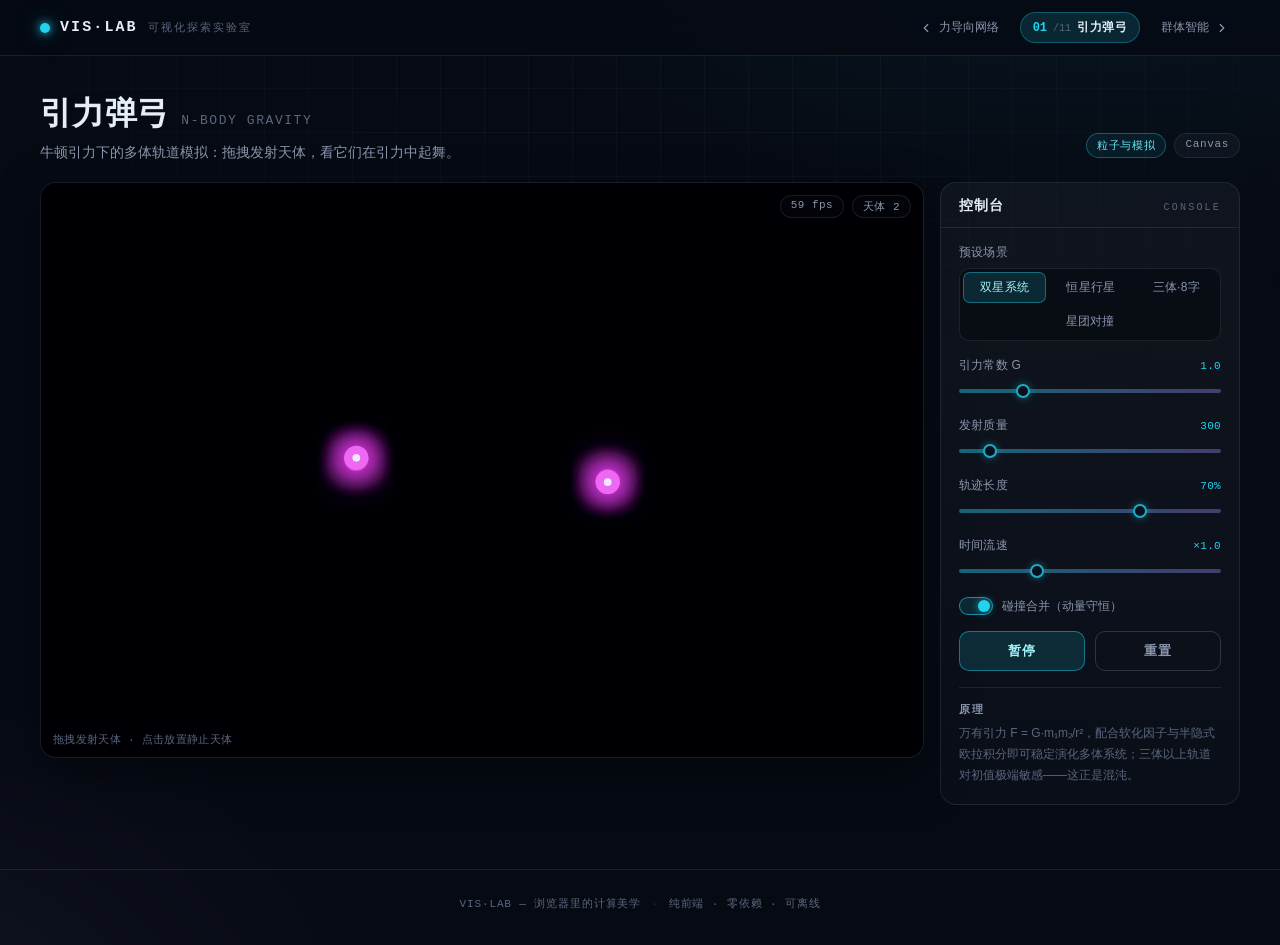
<file: vislab/nbody.html>
<!DOCTYPE html>
<html lang="zh-CN">
<head>
<meta charset="UTF-8">
<meta name="viewport" content="width=device-width, initial-scale=1, viewport-fit=cover">
<title>引力弹弓 · VIS·LAB</title>
<link rel="stylesheet" href="styles.css">
</head>
<body data-page="nbody">
<header class="topbar">
  <a class="brand" href="index.html"><span class="brand-dot" aria-hidden="true"></span><span class="brand-name">VIS·LAB</span><span class="brand-sub">可视化探索实验室</span></a>
  <nav class="exp-nav">
    <a class="exp-link" href="graph.html" title="上一个：力导向网络"><svg class="icon" viewBox="0 0 24 24" fill="none" stroke="currentColor" stroke-width="2" stroke-linecap="round" stroke-linejoin="round"><path d="m15 18-6-6 6-6"/></svg><span class="exp-link-label">力导向网络</span></a>
    <span class="exp-current"><span class="exp-no">01</span><em>/11</em><b>引力弹弓</b></span>
    <a class="exp-link next" href="boids.html" title="下一个：群体智能"><span class="exp-link-label">群体智能</span><svg class="icon" viewBox="0 0 24 24" fill="none" stroke="currentColor" stroke-width="2" stroke-linecap="round" stroke-linejoin="round"><path d="m9 18 6-6-6-6"/></svg></a>
  </nav>
</header>
<main class="page">
  <section class="page-head">
    <div class="page-head-text">
      <h1>引力弹弓<span class="h-en">N-Body Gravity</span></h1>
      <p class="page-desc">牛顿引力下的多体轨道模拟：拖拽发射天体，看它们在引力中起舞。</p>
    </div>
    <div class="tags"><span class="tag tag-sim">粒子与模拟</span><span class="tag">Canvas</span></div>
  </section>
  <section class="lab">
    <div class="stage-wrap">
      <canvas id="stage"></canvas>
      <div class="stage-hud"><span class="hud-item" id="hud-fps">-- fps</span><span class="hud-item" id="hud-stat">—</span></div>
      <div class="stage-tip">拖拽发射天体 · 点击放置静止天体</div>
    </div>
    <aside class="panel">
      <div class="panel-title">控制台<span>CONSOLE</span></div>
      <div class="panel-body">
        <div class="control-group">
          <div class="cg-head"><label>预设场景</label></div>
          <div class="seg" id="preset">
            <button type="button" data-v="binary" class="active">双星系统</button>
            <button type="button" data-v="star">恒星行星</button>
            <button type="button" data-v="figure8">三体·8字</button>
            <button type="button" data-v="cluster">星团对撞</button>
          </div>
        </div>
        <div class="control-group">
          <div class="cg-head"><label for="g">引力常数 G</label><output class="val" id="g-val">1.0</output></div>
          <input type="range" id="g" min="0.1" max="4" step="0.1" value="1">
        </div>
        <div class="control-group">
          <div class="cg-head"><label for="mass">发射质量</label><output class="val" id="mass-val">300</output></div>
          <input type="range" id="mass" min="10" max="3000" step="10" value="300">
        </div>
        <div class="control-group">
          <div class="cg-head"><label for="trail">轨迹长度</label><output class="val" id="trail-val">70%</output></div>
          <input type="range" id="trail" min="0" max="100" step="1" value="70">
        </div>
        <div class="control-group">
          <div class="cg-head"><label for="speed">时间流速</label><output class="val" id="speed-val">×1.0</output></div>
          <input type="range" id="speed" min="0.2" max="3" step="0.1" value="1">
        </div>
        <div class="check"><input type="checkbox" id="merge" checked><label for="merge">碰撞合并（动量守恒）</label></div>
        <div class="btn-row">
          <button class="btn primary" id="btn-run">暂停</button>
          <button class="btn ghost" id="btn-reset">重置</button>
        </div>
        <div class="panel-note"><b>原理</b>万有引力 F = G·m₁m₂/r²，配合软化因子与半隐式欧拉积分即可稳定演化多体系统；三体以上轨道对初值极端敏感——这正是混沌。</div>
      </div>
    </aside>
  </section>
</main>
<footer class="footer"><span>VIS·LAB — 浏览器里的计算美学</span><span class="footer-sep">·</span><span>纯前端 · 零依赖 · 可离线</span></footer>
<script src="shared.js"></script>
<script>
(function () {
  "use strict";
  var st = VL.mount(VL.$("stage"));
  var ctx = st.ctx;
  var fpsM = VL.fps(VL.$("hud-fps"));
  var hud = VL.$("hud-stat");

  var P = { G: 1, mass: 300, trail: 70, speed: 1, preset: "binary", running: true };
  var bodies = [];
  var drag = null;

  function radiusOf(m) { return 2 + Math.cbrt(m) * 0.9; }
  function hueOf(m) {
    var t = VL.clamp(Math.log(m + 1) / Math.log(6000), 0, 1);
    return 190 + t * 130;
  }
  function mk(x, y, vx, vy, m, rOverride) {
    return { x: x, y: y, vx: vx, vy: vy, m: m, r: rOverride || radiusOf(m), hue: hueOf(m), ax: 0, ay: 0 };
  }

  /* 让系统整体动量为零，避免漂出画面 */
  function zeroMomentum() {
    var px = 0, py = 0, tm = 0, i;
    for (i = 0; i < bodies.length; i++) { px += bodies[i].vx * bodies[i].m; py += bodies[i].vy * bodies[i].m; tm += bodies[i].m; }
    if (tm <= 0) return;
    var vx = px / tm, vy = py / tm;
    for (i = 0; i < bodies.length; i++) { bodies[i].vx -= vx; bodies[i].vy -= vy; }
  }

  var presets = {
    /* 双星：等质量圆轨道 v = √(G·m / 4d) */
    binary: function () {
      var d = Math.min(st.w, st.h) * 0.22;
      var v = Math.sqrt(1400 / (4 * d));
      bodies = [
        mk(st.w / 2 - d, st.h / 2, 0, -v, 1400),
        mk(st.w / 2 + d, st.h / 2, 0, v, 1400)
      ];
    },
    /* 恒星 + 五颗行星（圆轨道速度 √(GM/r)） */
    star: function () {
      bodies = [mk(st.w / 2, st.h / 2, 0, 0, 5200, 15)];
      var fr = [0.13, 0.19, 0.26, 0.33, 0.42];
      for (var i = 0; i < fr.length; i++) {
        var r = fr[i] * Math.min(st.w, st.h);
        var v = Math.sqrt(5200 / r);
        var a = VL.rand(0, VL.TAU);
        bodies.push(mk(st.w / 2 + Math.cos(a) * r, st.h / 2 + Math.sin(a) * r, -Math.sin(a) * v, Math.cos(a) * v, VL.randi(6, 60)));
      }
    },
    /* 三体 8 字周期解（Chenciner–Montgomery） */
    figure8: function () {
      var s = Math.min(st.w, st.h) * 0.155;
      var k = Math.sqrt(s); /* 位置缩放 s ⇒ 速度缩放 √s */
      var p1 = [0.97000436, -0.24308753], p2 = [-p1[0], -p1[1]];
      var v3 = [-0.93240737, -0.86473146];
      bodies = [
        mk(st.w / 2 + p1[0] * s, st.h / 2 + p1[1] * s, -v3[0] / 2 * k, -v3[1] / 2 * k, 1, 5),
        mk(st.w / 2 + p2[0] * s, st.h / 2 + p2[1] * s, -v3[0] / 2 * k, -v3[1] / 2 * k, 1, 5),
        mk(st.w / 2, st.h / 2, v3[0] * k, v3[1] * k, 1, 5)
      ];
    },
    /* 两个星团相向对撞 */
    cluster: function () {
      bodies = [];
      for (var c = 0; c < 2; c++) {
        var bx = st.w / 2 + (c === 0 ? -st.w * 0.2 : st.w * 0.2);
        var dir = c === 0 ? 1 : -1;
        for (var i = 0; i < 20; i++) {
          var gx = (Math.random() + Math.random() + Math.random() - 1.5) * 70;
          var gy = (Math.random() + Math.random() + Math.random() - 1.5) * 55;
          bodies.push(mk(bx + gx, st.h / 2 + gy, dir * 0.9 + VL.rand(-0.25, 0.25), VL.rand(-0.25, 0.25), VL.randi(20, 260)));
        }
      }
    }
  };

  /* ---------- 预设切换 ---------- */
  function applyPreset(v) {
    P.preset = v;
    var rG = VL.$("g");
    rG.value = "1";
    rG.dispatchEvent(new Event("input"));
    VL.$("merge").checked = (v !== "figure8");
    presets[v]();
    zeroMomentum();
    ctx.fillStyle = "#04070d";
    ctx.fillRect(0, 0, st.w, st.h);
    P.running = true;
    VL.$("btn-run").textContent = "暂停";
  }

  /* ---------- 物理 ---------- */
  function step(h) {
    var n = bodies.length, G = P.G, eps2 = 64, i, j, b, o, dx, dy, d2, inv, f;
    for (i = 0; i < n; i++) {
      b = bodies[i]; b.ax = 0; b.ay = 0;
      for (j = 0; j < n; j++) {
        if (j === i) continue;
        o = bodies[j];
        dx = o.x - b.x; dy = o.y - b.y;
        d2 = dx * dx + dy * dy + eps2;
        inv = 1 / Math.sqrt(d2);
        f = G * o.m / d2;
        b.ax += f * dx * inv;
        b.ay += f * dy * inv;
      }
    }
    for (i = 0; i < n; i++) {
      b = bodies[i];
      b.vx += b.ax * h; b.vy += b.ay * h;
      b.x += b.vx * h; b.y += b.vy * h;
    }
    if (VL.$("merge").checked) doMerge();
    cull();
  }

  function doMerge() {
    for (var i = 0; i < bodies.length; i++) {
      for (var j = i + 1; j < bodies.length; j++) {
        var a = bodies[i], b = bodies[j];
        if (Math.hypot(a.x - b.x, a.y - b.y) < (a.r + b.r) * 0.75) {
          var big = a.m >= b.m ? a : b, sm = a.m >= b.m ? b : a;
          var tm = big.m + sm.m;
          big.x = (big.x * big.m + sm.x * sm.m) / tm;
          big.y = (big.y * big.m + sm.y * sm.m) / tm;
          big.vx = (big.vx * big.m + sm.vx * sm.m) / tm;
          big.vy = (big.vy * big.m + sm.vy * sm.m) / tm;
          big.m = tm;
          big.r = radiusOf(tm);
          big.hue = hueOf(tm);
          bodies.splice(bodies.indexOf(sm), 1);
          return;
        }
      }
    }
  }

  function cull() {
    var lim = Math.max(st.w, st.h) * 3;
    var cx = st.w / 2, cy = st.h / 2;
    for (var i = bodies.length - 1; i >= 0; i--) {
      if (Math.abs(bodies[i].x - cx) > lim || Math.abs(bodies[i].y - cy) > lim) bodies.splice(i, 1);
    }
  }

  /* ---------- 渲染 ---------- */
  function render() {
    var alpha = VL.lerp(0.4, 0.016, P.trail / 100);
    ctx.fillStyle = "rgba(4,7,13," + alpha + ")";
    ctx.fillRect(0, 0, st.w, st.h);
    var i, b;
    for (i = 0; i < bodies.length; i++) {
      b = bodies[i];
      ctx.shadowColor = VL.hsl(b.hue, 90, 60);
      ctx.shadowBlur = b.r * 2.2;
      ctx.fillStyle = VL.hsl(b.hue, 85, 68);
      ctx.beginPath();
      ctx.arc(b.x, b.y, b.r, 0, VL.TAU);
      ctx.fill();
    }
    ctx.shadowBlur = 0;
    for (i = 0; i < bodies.length; i++) {
      b = bodies[i];
      if (b.r > 5) {
        ctx.fillStyle = "rgba(240,253,255,.85)";
        ctx.beginPath();
        ctx.arc(b.x, b.y, Math.max(1.2, b.r * 0.32), 0, VL.TAU);
        ctx.fill();
      }
    }
    /* 发射预览：起点圆 + 速度矢量 */
    if (drag) {
      var r = radiusOf(P.mass);
      ctx.strokeStyle = "rgba(34,211,238,.9)";
      ctx.setLineDash([4, 4]);
      ctx.beginPath();
      ctx.arc(drag.x0, drag.y0, r, 0, VL.TAU);
      ctx.stroke();
      ctx.setLineDash([]);
      ctx.beginPath();
      ctx.moveTo(drag.x0, drag.y0);
      ctx.lineTo(drag.x1, drag.y1);
      ctx.stroke();
      var ang = Math.atan2(drag.y1 - drag.y0, drag.x1 - drag.x0);
      ctx.beginPath();
      ctx.moveTo(drag.x1, drag.y1);
      ctx.lineTo(drag.x1 - Math.cos(ang - 0.4) * 8, drag.y1 - Math.sin(ang - 0.4) * 8);
      ctx.moveTo(drag.x1, drag.y1);
      ctx.lineTo(drag.x1 - Math.cos(ang + 0.4) * 8, drag.y1 - Math.sin(ang + 0.4) * 8);
      ctx.stroke();
    }
  }

  /* ---------- 主循环 ---------- */
  var acc = 0;
  VL.loop(function (dt) {
    if (P.running) {
      acc += dt;
      var h = 0.06 * P.speed;
      while (acc >= 1 / 60) {
        step(h); step(h);
        acc -= 1 / 60;
      }
    } else {
      acc = 0;
    }
    render();
    fpsM.tick();
    hud.textContent = "天体 " + bodies.length;
  });

  /* ---------- 交互：拖拽发射 ---------- */
  var cv = st.canvas;
  function pos(e) {
    var r = cv.getBoundingClientRect();
    return { x: e.clientX - r.left, y: e.clientY - r.top };
  }
  cv.addEventListener("pointerdown", function (e) {
    if (e.button !== 0) return;
    var p = pos(e);
    drag = { x0: p.x, y0: p.y, x1: p.x, y1: p.y };
    cv.setPointerCapture(e.pointerId);
  });
  cv.addEventListener("pointermove", function (e) {
    if (!drag) return;
    var p = pos(e);
    drag.x1 = p.x; drag.y1 = p.y;
  });
  cv.addEventListener("pointerup", function (e) {
    if (!drag) return;
    var dx = drag.x1 - drag.x0, dy = drag.y1 - drag.y0;
    var d = Math.hypot(dx, dy);
    var v = Math.min(d * 0.03, 9);
    var vx = 0, vy = 0;
    if (d >= 4) { vx = dx / d * v; vy = dy / d * v; }
    bodies.push(mk(drag.x0, drag.y0, vx, vy, P.mass));
    drag = null;
  });
  cv.addEventListener("pointercancel", function () { drag = null; });

  /* ---------- 控件绑定 ---------- */
  VL.bindRange("g", function (v) { P.G = v; }, function (v) { return v.toFixed(1); });
  VL.bindRange("mass", function (v) { P.mass = v; }, function (v) { return Math.round(v); });
  VL.bindRange("trail", function (v) { P.trail = v; }, function (v) { return Math.round(v) + "%"; });
  VL.bindRange("speed", function (v) { P.speed = v; }, function (v) { return "×" + v.toFixed(1); });

  VL.$("btn-run").addEventListener("click", function () {
    P.running = !P.running;
    this.textContent = P.running ? "暂停" : "继续";
  });
  VL.$("btn-reset").addEventListener("click", function () { applyPreset(P.preset); });

  VL.bindSeg("preset", applyPreset);
})();
</script>
</body>
</html>
</file>
<file: site/assets/style.css>
/* ===== 全国房价数据分析入门教程 —— 全站样式 ===== */
:root {
  --blue: #2563eb;
  --blue-dark: #1d4ed8;
  --blue-light: #eff6ff;
  --ink: #1f2937;
  --ink-2: #475569;
  --ink-3: #64748b;
  --line: #e2e8f0;
  --bg: #f8fafc;
  --card: #ffffff;
  --green: #16a34a;
  --amber: #d97706;
  --amber-light: #fffbeb;
  --red: #dc2626;
  --red-light: #fef2f2;
  --code-bg: #0f172a;
  --code-ink: #e2e8f0;
  --code-cm: #86efac;
  --radius: 12px;
  --shadow: 0 1px 3px rgba(15, 23, 42, .08), 0 1px 2px rgba(15, 23, 42, .06);
}

* { box-sizing: border-box; margin: 0; padding: 0; }

html { scroll-behavior: smooth; }

body {
  font-family: -apple-system, BlinkMacSystemFont, "Segoe UI", "PingFang SC",
    "Hiragino Sans GB", "Microsoft YaHei", "Noto Sans SC", sans-serif;
  background: var(--bg);
  color: var(--ink);
  line-height: 1.75;
  font-size: 16px;
}

a { color: var(--blue); text-decoration: none; }
a:hover { text-decoration: underline; }

/* ===== 顶部导航 ===== */
.topbar {
  position: sticky;
  top: 0;
  z-index: 50;
  background: rgba(255, 255, 255, .92);
  backdrop-filter: blur(8px);
  border-bottom: 1px solid var(--line);
}
.topbar-inner {
  max-width: 980px;
  margin: 0 auto;
  padding: 12px 20px;
  display: flex;
  align-items: center;
  justify-content: space-between;
  gap: 12px;
}
.topbar .brand {
  font-weight: 700;
  color: var(--ink);
  font-size: 15px;
  display: flex;
  align-items: center;
  gap: 8px;
}
.topbar .brand:hover { text-decoration: none; }
.brand-mark {
  width: 26px; height: 26px;
  background: linear-gradient(135deg, #2563eb, #7c3aed);
  border-radius: 8px;
  display: inline-flex;
  align-items: center;
  justify-content: center;
  color: #fff;
  font-size: 13px;
  font-weight: 800;
}
.topbar nav { display: flex; gap: 6px; font-size: 14px; flex-wrap: wrap; }
.topbar nav a {
  padding: 4px 10px;
  border-radius: 999px;
  color: var(--ink-2);
}
.topbar nav a:hover { background: var(--blue-light); text-decoration: none; }
.topbar nav a.active { background: var(--blue); color: #fff; }

/* ===== 版心 ===== */
.container { max-width: 880px; margin: 0 auto; padding: 28px 20px 80px; }

/* ===== 首页 hero ===== */
.hero {
  background: linear-gradient(135deg, #1e3a8a 0%, #2563eb 55%, #7c3aed 100%);
  color: #fff;
  border-radius: 18px;
  padding: 44px 36px;
  margin-bottom: 32px;
  box-shadow: 0 10px 30px rgba(37, 99, 235, .25);
}
.hero .badge {
  display: inline-block;
  background: rgba(255, 255, 255, .16);
  border: 1px solid rgba(255, 255, 255, .3);
  padding: 3px 12px;
  border-radius: 999px;
  font-size: 13px;
  margin-bottom: 14px;
}
.hero h1 { font-size: 30px; line-height: 1.35; margin-bottom: 12px; }
.hero p { font-size: 16px; opacity: .92; max-width: 640px; }
.hero .cta { margin-top: 22px; display: flex; gap: 12px; flex-wrap: wrap; }
.btn {
  display: inline-block;
  padding: 10px 22px;
  border-radius: 10px;
  font-weight: 600;
  font-size: 15px;
  transition: transform .15s;
}
.btn:hover { transform: translateY(-1px); text-decoration: none; }
.btn-primary { background: #fff; color: var(--blue-dark); }
.btn-ghost {
  border: 1px solid rgba(255, 255, 255, .55);
  color: #fff;
}

/* 统计条 */
.stats {
  display: grid;
  grid-template-columns: repeat(auto-fit, minmax(150px, 1fr));
  gap: 14px;
  margin-bottom: 36px;
}
.stat {
  background: var(--card);
  border: 1px solid var(--line);
  border-radius: var(--radius);
  padding: 18px 20px;
  box-shadow: var(--shadow);
}
.stat .num { font-size: 26px; font-weight: 800; color: var(--blue-dark); }
.stat .num small { font-size: 14px; font-weight: 600; color: var(--ink-3); }
.stat .lbl { font-size: 13px; color: var(--ink-3); }

/* ===== 通用区块 ===== */
.section { margin-bottom: 40px; }
.section > h2 {
  font-size: 22px;
  margin-bottom: 6px;
  display: flex;
  align-items: center;
  gap: 10px;
}
.section > h2::before {
  content: "";
  width: 6px; height: 22px;
  background: linear-gradient(180deg, #2563eb, #7c3aed);
  border-radius: 3px;
  flex: none;
}
.section .sub { color: var(--ink-3); font-size: 14px; margin-bottom: 18px; }

/* ===== 课程卡片 ===== */
.lesson-grid { display: grid; grid-template-columns: 1fr; gap: 14px; }
.lesson-card {
  display: flex;
  gap: 16px;
  background: var(--card);
  border: 1px solid var(--line);
  border-radius: var(--radius);
  padding: 18px 20px;
  box-shadow: var(--shadow);
  transition: border-color .15s, transform .15s;
}
.lesson-card:hover { border-color: var(--blue); transform: translateY(-2px); text-decoration: none; }
.lesson-card .no {
  flex: none;
  width: 44px; height: 44px;
  border-radius: 12px;
  background: var(--blue-light);
  color: var(--blue-dark);
  font-weight: 800;
  font-size: 18px;
  display: flex;
  align-items: center;
  justify-content: center;
}
.lesson-card h3 { font-size: 17px; color: var(--ink); margin-bottom: 3px; }
.lesson-card p { font-size: 14px; color: var(--ink-2); }
.lesson-card .meta { font-size: 12.5px; color: var(--ink-3); margin-top: 6px; }

/* ===== 课程页头 ===== */
.lesson-hero {
  background: var(--card);
  border: 1px solid var(--line);
  border-radius: 16px;
  padding: 28px 30px;
  margin-bottom: 30px;
  box-shadow: var(--shadow);
}
.lesson-hero .kicker {
  color: var(--blue);
  font-weight: 700;
  font-size: 13px;
  letter-spacing: 2px;
  text-transform: uppercase;
}
.lesson-hero h1 { font-size: 26px; margin: 6px 0 10px; }
.lesson-hero .desc { color: var(--ink-2); }
.lesson-hero .tags { display: flex; gap: 8px; flex-wrap: wrap; margin-top: 14px; }
.tag {
  font-size: 12.5px;
  padding: 3px 10px;
  border-radius: 999px;
  background: var(--blue-light);
  color: var(--blue-dark);
  font-weight: 600;
}
.tag.warn { background: var(--amber-light); color: var(--amber); }

/* 目标卡 */
.goals {
  background: var(--blue-light);
  border: 1px solid #bfdbfe;
  border-radius: var(--radius);
  padding: 16px 20px;
  margin-bottom: 26px;
}
.goals h2 { font-size: 16px; color: var(--blue-dark); margin-bottom: 8px; }
.goals ul { margin-left: 18px; }
.goals li { margin: 3px 0; font-size: 15px; }

/* 概念卡 */
.concepts { display: grid; grid-template-columns: repeat(auto-fit, minmax(240px, 1fr)); gap: 12px; margin: 14px 0 26px; }
.concept {
  background: var(--card);
  border: 1px solid var(--line);
  border-radius: var(--radius);
  padding: 14px 16px;
}
.concept h4 { font-size: 15px; color: var(--blue-dark); margin-bottom: 4px; }
.concept p { font-size: 13.5px; color: var(--ink-2); }

/* ===== 步骤 ===== */
.step {
  background: var(--card);
  border: 1px solid var(--line);
  border-radius: var(--radius);
  padding: 20px 22px 18px;
  margin-bottom: 18px;
  box-shadow: var(--shadow);
}
.step-head { display: flex; align-items: center; gap: 12px; margin-bottom: 8px; }
.step-num {
  flex: none;
  width: 30px; height: 30px;
  background: var(--blue);
  color: #fff;
  border-radius: 50%;
  font-weight: 700;
  font-size: 15px;
  display: flex;
  align-items: center;
  justify-content: center;
}
.step-head h3 { font-size: 17px; }
.step p.note { color: var(--ink-2); font-size: 14.5px; margin: 6px 0 10px; }

/* ===== 代码块 ===== */
.codeblock { border-radius: 10px; overflow: hidden; margin: 12px 0; border: 1px solid #1e293b; }
.codeblock .cb-head {
  display: flex;
  justify-content: space-between;
  align-items: center;
  background: #1e293b;
  color: #94a3b8;
  padding: 7px 14px;
  font-size: 12.5px;
  font-family: ui-monospace, SFMono-Regular, Consolas, "Courier New", monospace;
}
.codeblock button.copy {
  background: #334155;
  color: #cbd5e1;
  border: none;
  padding: 3px 12px;
  border-radius: 6px;
  cursor: pointer;
  font-size: 12px;
  font-family: inherit;
}
.codeblock button.copy:hover { background: #475569; }
.codeblock button.copy.ok { background: var(--green); color: #fff; }
.codeblock pre {
  background: var(--code-bg);
  color: var(--code-ink);
  padding: 14px 16px;
  overflow-x: auto;
  font-size: 13.5px;
  line-height: 1.7;
  font-family: ui-monospace, SFMono-Regular, Consolas, "Courier New", monospace;
}
.codeblock pre .cm { color: var(--code-cm); }
.codeblock pre .s { color: #fcd34d; }
.codeblock pre .k { color: #93c5fd; font-weight: 600; }

/* 运行结果框 */
.console {
  background: #f1f5f9;
  border: 1px solid var(--line);
  border-left: 4px solid #94a3b8;
  border-radius: 8px;
  padding: 12px 16px;
  margin: 12px 0;
  font-family: ui-monospace, SFMono-Regular, Consolas, "Courier New", monospace;
  font-size: 13px;
  color: #334155;
  overflow-x: auto;
  white-space: pre;
}
.console::before {
  content: "运行结果";
  display: block;
  font-size: 11px;
  color: #94a3b8;
  letter-spacing: 2px;
  margin-bottom: 4px;
  font-family: -apple-system, "PingFang SC", "Microsoft YaHei", sans-serif;
}

/* ===== 提示框 ===== */
.callout {
  border-radius: var(--radius);
  padding: 14px 18px;
  margin: 16px 0;
  font-size: 14.5px;
  border: 1px solid;
}
.callout h4 { font-size: 15px; margin-bottom: 4px; }
.callout.tip { background: var(--blue-light); border-color: #bfdbfe; }
.callout.tip h4 { color: var(--blue-dark); }
.callout.warn { background: var(--amber-light); border-color: #fde68a; }
.callout.warn h4 { color: var(--amber); }
.callout.egg { background: #faf5ff; border-color: #e9d5ff; }
.callout.egg h4 { color: #7c3aed; }
.callout.danger { background: var(--red-light); border-color: #fecaca; }
.callout.danger h4 { color: var(--red); }

/* ===== 图表 ===== */
figure.chart {
  background: var(--card);
  border: 1px solid var(--line);
  border-radius: var(--radius);
  padding: 18px 18px 12px;
  margin: 16px 0;
  box-shadow: var(--shadow);
}
figure.chart img, figure.chart svg { width: 100%; height: auto; display: block; }
figure.chart figcaption {
  text-align: center;
  color: var(--ink-3);
  font-size: 13.5px;
  padding: 10px 6px 4px;
  border-top: 1px dashed var(--line);
  margin-top: 10px;
}

/* ===== 表格 ===== */
.table-wrap { overflow-x: auto; margin: 14px 0; border-radius: var(--radius); border: 1px solid var(--line); }
table.data {
  width: 100%;
  border-collapse: collapse;
  background: var(--card);
  font-size: 14px;
}
table.data th {
  background: #f1f5f9;
  text-align: left;
  padding: 10px 14px;
  font-size: 13px;
  color: var(--ink-2);
  border-bottom: 1px solid var(--line);
  white-space: nowrap;
}
table.data td { padding: 9px 14px; border-bottom: 1px solid #f1f5f9; }
table.data tr:last-child td { border-bottom: none; }
table.data tr:hover td { background: #f8fafc; }
table.data td.num { text-align: right; font-variant-numeric: tabular-nums; }
table.data th.num { text-align: right; }

/* ===== 练习 ===== */
.exercise {
  background: #f0fdf4;
  border: 1px solid #bbf7d0;
  border-radius: var(--radius);
  padding: 16px 20px;
  margin: 26px 0;
}
.exercise h4 { color: var(--green); font-size: 15px; margin-bottom: 8px; }
.exercise ol { margin-left: 20px; }
.exercise li { margin: 5px 0; font-size: 14.5px; }
.exercise details { margin-top: 10px; }
.exercise summary { cursor: pointer; color: var(--green); font-size: 13.5px; font-weight: 600; }
.exercise details pre {
  background: var(--code-bg);
  color: var(--code-ink);
  padding: 12px 14px;
  border-radius: 8px;
  margin-top: 8px;
  font-size: 13px;
  overflow-x: auto;
  font-family: ui-monospace, SFMono-Regular, Consolas, monospace;
}

/* ===== 页脚导航 ===== */
.lesson-nav {
  display: flex;
  justify-content: space-between;
  gap: 14px;
  margin-top: 44px;
}
.lesson-nav a {
  flex: 1;
  background: var(--card);
  border: 1px solid var(--line);
  border-radius: var(--radius);
  padding: 14px 18px;
  box-shadow: var(--shadow);
  transition: border-color .15s;
}
.lesson-nav a:hover { border-color: var(--blue); text-decoration: none; }
.lesson-nav .dir { font-size: 12.5px; color: var(--ink-3); }
.lesson-nav .title { font-weight: 700; font-size: 15px; color: var(--ink); margin-top: 2px; }
.lesson-nav a.next { text-align: right; }

/* 页脚 */
footer.site {
  border-top: 1px solid var(--line);
  padding: 22px 20px 30px;
  text-align: center;
  color: var(--ink-3);
  font-size: 13px;
  background: var(--card);
}

/* 响应式 */
@media (max-width: 640px) {
  .hero { padding: 30px 22px; }
  .hero h1 { font-size: 24px; }
  .container { padding: 20px 14px 60px; }
  .lesson-hero { padding: 20px; }
  .step { padding: 16px 14px; }
}
</file>
<file: vislab/styles.css>
/* ============================================================
   VIS·LAB 可视化探索实验室 — 共享样式（Design Contract v1.0）
   深空观测站 · tech-dark · retro-futuristic observatory
   ============================================================ */

:root {
  --bg: #060a13;
  --bg2: #0a101f;
  --stage-bg: #04070d;
  --surface: rgba(148, 163, 184, .055);
  --surface-strong: rgba(148, 163, 184, .09);
  --border: rgba(148, 163, 184, .14);
  --border-strong: rgba(148, 163, 184, .26);
  --text: #e6edf7;
  --muted: #8b96ad;
  --faint: #5b667d;
  --cyan: #22d3ee;
  --cyan-soft: rgba(34, 211, 238, .14);
  --violet: #a78bfa;
  --pink: #f472b6;
  --amber: #fbbf24;
  --green: #34d399;
  --font-body: "PingFang SC", "Hiragino Sans GB", "Microsoft YaHei", "Noto Sans CJK SC", "WenQuanYi Micro Hei", -apple-system, "Segoe UI", Roboto, sans-serif;
  --font-mono: ui-monospace, "SF Mono", SFMono-Regular, Menlo, Consolas, "Liberation Mono", monospace;
  --r-sm: 6px;
  --r-md: 10px;
  --r-lg: 16px;
  --topbar-h: 56px;
}

* { margin: 0; padding: 0; box-sizing: border-box; }

html { scroll-behavior: smooth; }

body {
  font-family: var(--font-body);
  background:
    radial-gradient(1100px 520px at 85% -10%, rgba(34, 211, 238, .075), transparent 60%),
    radial-gradient(900px 620px at -10% 110%, rgba(167, 139, 250, .07), transparent 60%),
    var(--bg);
  color: var(--text);
  min-height: 100vh;
  -webkit-font-smoothing: antialiased;
  text-rendering: optimizeLegibility;
}

/* 坐标纸网格背景（观测站母题） */
body::before {
  content: "";
  position: fixed;
  inset: 0;
  pointer-events: none;
  z-index: 0;
  background-image:
    linear-gradient(rgba(148, 163, 184, .05) 1px, transparent 1px),
    linear-gradient(90deg, rgba(148, 163, 184, .05) 1px, transparent 1px);
  background-size: 44px 44px;
  -webkit-mask-image: radial-gradient(ellipse 85% 65% at 50% 0%, #000 25%, transparent 78%);
  mask-image: radial-gradient(ellipse 85% 65% at 50% 0%, #000 25%, transparent 78%);
}

::selection { background: rgba(34, 211, 238, .3); }

a { color: inherit; text-decoration: none; }
button { font-family: inherit; }
canvas { display: block; }

:focus-visible {
  outline: 2px solid var(--cyan);
  outline-offset: 2px;
  border-radius: 4px;
}

/* ============ Topbar（固定 56px，所有页面一致） ============ */

.topbar {
  position: fixed;
  top: 0;
  left: 0;
  right: 0;
  height: var(--topbar-h);
  z-index: 50;
  display: flex;
  align-items: center;
  justify-content: space-between;
  gap: 16px;
  padding: 0 clamp(16px, 4vw, 40px);
  background: rgba(6, 10, 19, .78);
  -webkit-backdrop-filter: blur(14px);
  backdrop-filter: blur(14px);
  border-bottom: 1px solid var(--border);
}

.brand {
  display: flex;
  align-items: center;
  gap: 10px;
  min-width: 0;
}

.brand-dot {
  width: 10px;
  height: 10px;
  border-radius: 50%;
  background: var(--cyan);
  box-shadow: 0 0 10px var(--cyan), 0 0 22px rgba(34, 211, 238, .5);
  flex: none;
}

.brand-name {
  font-family: var(--font-mono);
  font-weight: 700;
  font-size: 15px;
  letter-spacing: .14em;
}

.brand-sub {
  font-size: 11px;
  color: var(--faint);
  letter-spacing: .18em;
  white-space: nowrap;
}

.exp-nav {
  display: flex;
  align-items: center;
  gap: 10px;
  min-width: 0;
}

.exp-link {
  display: flex;
  align-items: center;
  gap: 6px;
  padding: 6px 10px;
  border-radius: var(--r-sm);
  border: 1px solid transparent;
  color: var(--muted);
  font-size: 12px;
  transition: color .18s, border-color .18s, background .18s;
  white-space: nowrap;
}

.exp-link:hover {
  color: var(--text);
  border-color: var(--border);
  background: var(--surface);
}

.exp-link .icon { width: 14px; height: 14px; flex: none; }

.exp-current {
  display: flex;
  align-items: baseline;
  gap: 6px;
  padding: 6px 12px;
  border-radius: 999px;
  border: 1px solid rgba(34, 211, 238, .3);
  background: var(--cyan-soft);
  white-space: nowrap;
}

.exp-no {
  font-family: var(--font-mono);
  font-size: 12px;
  color: var(--cyan);
  font-weight: 700;
}

.exp-current em {
  font-style: normal;
  font-family: var(--font-mono);
  font-size: 10px;
  color: var(--faint);
}

.exp-current b {
  font-size: 12px;
  font-weight: 600;
  letter-spacing: .04em;
}

.hub-pill {
  display: inline-flex;
  align-items: center;
  gap: 8px;
  padding: 6px 12px;
  border-radius: 999px;
  border: 1px solid var(--border);
  color: var(--muted);
  font-size: 12px;
  font-family: var(--font-mono);
  white-space: nowrap;
}

.hub-pill::before {
  content: "";
  width: 6px;
  height: 6px;
  border-radius: 50%;
  background: var(--green);
  box-shadow: 0 0 8px var(--green);
}

/* ============ 页面骨架 ============ */

.page {
  position: relative;
  z-index: 1;
  max-width: 1280px;
  margin: 0 auto;
  padding: calc(var(--topbar-h) + 36px) clamp(16px, 4vw, 40px) 24px;
}

.page-head {
  display: flex;
  align-items: flex-end;
  justify-content: space-between;
  gap: 16px;
  flex-wrap: wrap;
  margin-bottom: 20px;
  animation: rise .55s cubic-bezier(.2, .7, .3, 1) both;
}

.page-head h1 {
  font-size: clamp(24px, 3.4vw, 32px);
  font-weight: 800;
  letter-spacing: .01em;
  display: flex;
  align-items: baseline;
  gap: 12px;
  flex-wrap: wrap;
}

.h-en {
  font-size: 13px;
  font-weight: 500;
  color: var(--faint);
  font-family: var(--font-mono);
  letter-spacing: .12em;
  text-transform: uppercase;
}

.page-desc {
  margin-top: 8px;
  color: var(--muted);
  font-size: 14px;
  max-width: 60ch;
}

.tags { display: flex; gap: 8px; flex: none; padding-bottom: 4px; }

.tag {
  font-family: var(--font-mono);
  font-size: 11px;
  letter-spacing: .06em;
  padding: 4px 10px;
  border-radius: 999px;
  border: 1px solid var(--border);
  color: var(--muted);
  background: var(--surface);
  white-space: nowrap;
}

.tag-sim  { color: #67e8f9; border-color: rgba(34, 211, 238, .35); background: rgba(34, 211, 238, .08); }
.tag-algo { color: #c4b5fd; border-color: rgba(167, 139, 250, .35); background: rgba(167, 139, 250, .08); }
.tag-math { color: #f9a8d4; border-color: rgba(244, 114, 182, .35); background: rgba(244, 114, 182, .08); }

/* ============ 实验台：画布 + 控制台 ============ */

.lab {
  display: grid;
  grid-template-columns: minmax(0, 1fr) 300px;
  gap: 16px;
  align-items: start;
}

.stage-wrap {
  position: relative;
  border: 1px solid var(--border);
  border-radius: var(--r-lg);
  background: var(--stage-bg);
  overflow: hidden;
  height: min(64vh, 660px);
  min-height: 420px;
  box-shadow: 0 18px 50px rgba(0, 0, 0, .4);
}

#stage {
  position: absolute;
  inset: 0;
  width: 100%;
  height: 100%;
  cursor: crosshair;
  touch-action: none;
}

.stage-hud {
  position: absolute;
  top: 12px;
  right: 12px;
  display: flex;
  gap: 8px;
  pointer-events: none;
  z-index: 2;
}

.hud-item {
  font-family: var(--font-mono);
  font-size: 11px;
  letter-spacing: .04em;
  color: var(--muted);
  padding: 3px 10px;
  border-radius: 999px;
  border: 1px solid var(--border);
  background: rgba(4, 7, 13, .62);
  -webkit-backdrop-filter: blur(4px);
  backdrop-filter: blur(4px);
}

.stage-tip {
  position: absolute;
  left: 12px;
  bottom: 10px;
  z-index: 2;
  pointer-events: none;
  font-family: var(--font-mono);
  font-size: 11px;
  color: var(--faint);
  letter-spacing: .03em;
}

/* —— 控制台面板 —— */

.panel {
  position: sticky;
  top: calc(var(--topbar-h) + 16px);
  border: 1px solid var(--border);
  border-radius: var(--r-lg);
  background: linear-gradient(180deg, rgba(148, 163, 184, .07), rgba(148, 163, 184, .03));
  overflow: hidden;
}

.panel-title {
  display: flex;
  align-items: baseline;
  justify-content: space-between;
  padding: 14px 18px 12px;
  border-bottom: 1px solid var(--border);
  font-size: 14px;
  font-weight: 700;
  letter-spacing: .06em;
}

.panel-title span {
  font-family: var(--font-mono);
  font-size: 10px;
  font-weight: 500;
  color: var(--faint);
  letter-spacing: .22em;
}

.panel-body {
  padding: 16px 18px 18px;
  display: flex;
  flex-direction: column;
  gap: 16px;
}

.control-group { display: flex; flex-direction: column; gap: 7px; }

.cg-head {
  display: flex;
  align-items: baseline;
  justify-content: space-between;
  gap: 8px;
}

.cg-head label { font-size: 12px; color: var(--muted); letter-spacing: .02em; }

.val {
  font-family: var(--font-mono);
  font-size: 11px;
  color: var(--cyan);
  letter-spacing: .03em;
}

/* 滑杆 */
input[type="range"] {
  -webkit-appearance: none;
  appearance: none;
  width: 100%;
  height: 20px;
  background: transparent;
  cursor: pointer;
}

input[type="range"]::-webkit-slider-runnable-track {
  height: 4px;
  border-radius: 99px;
  background: linear-gradient(90deg, rgba(34, 211, 238, .55), rgba(167, 139, 250, .45));
  opacity: .8;
}

input[type="range"]::-webkit-slider-thumb {
  -webkit-appearance: none;
  appearance: none;
  width: 14px;
  height: 14px;
  margin-top: -5px;
  border-radius: 50%;
  background: var(--bg2);
  border: 2px solid var(--cyan);
  box-shadow: 0 0 8px rgba(34, 211, 238, .55);
  transition: transform .15s;
}

input[type="range"]::-webkit-slider-thumb:hover { transform: scale(1.2); }

input[type="range"]::-moz-range-track {
  height: 4px;
  border-radius: 99px;
  background: linear-gradient(90deg, rgba(34, 211, 238, .55), rgba(167, 139, 250, .45));
}

input[type="range"]::-moz-range-thumb {
  width: 10px;
  height: 10px;
  border-radius: 50%;
  background: var(--bg2);
  border: 2px solid var(--cyan);
  box-shadow: 0 0 8px rgba(34, 211, 238, .55);
}

/* 分段选择器 */
.seg {
  display: flex;
  flex-wrap: wrap;
  gap: 3px;
  padding: 3px;
  border: 1px solid var(--border);
  border-radius: var(--r-md);
  background: rgba(4, 7, 13, .5);
}

.seg button {
  flex: 1 1 auto;
  min-width: 44px;
  padding: 7px 8px;
  border: 0;
  border-radius: 7px;
  background: transparent;
  color: var(--muted);
  font-size: 12px;
  letter-spacing: .02em;
  cursor: pointer;
  transition: background .16s, color .16s;
  white-space: nowrap;
}

.seg button:hover { color: var(--text); background: var(--surface-strong); }

.seg button.active {
  color: #a5f3fc;
  background: var(--cyan-soft);
  box-shadow: inset 0 0 0 1px rgba(34, 211, 238, .4);
}

/* 开关 */
.check { display: flex; align-items: center; gap: 9px; cursor: pointer; user-select: none; }

.check input {
  appearance: none;
  -webkit-appearance: none;
  width: 34px;
  height: 18px;
  border-radius: 99px;
  border: 1px solid var(--border-strong);
  background: rgba(4, 7, 13, .6);
  position: relative;
  cursor: pointer;
  transition: border-color .18s, background .18s;
  flex: none;
}

.check input::after {
  content: "";
  position: absolute;
  top: 2px;
  left: 2px;
  width: 12px;
  height: 12px;
  border-radius: 50%;
  background: var(--faint);
  transition: transform .18s, background .18s;
}

.check input:checked { border-color: rgba(34, 211, 238, .6); background: rgba(34, 211, 238, .12); }

.check input:checked::after {
  transform: translateX(16px);
  background: var(--cyan);
  box-shadow: 0 0 8px rgba(34, 211, 238, .7);
}

.check label { font-size: 12px; color: var(--muted); cursor: pointer; }

/* 按钮 */
.btn-row { display: flex; gap: 10px; }

.btn {
  flex: 1;
  padding: 10px 12px;
  border-radius: var(--r-md);
  font-size: 13px;
  font-weight: 600;
  letter-spacing: .04em;
  cursor: pointer;
  transition: all .18s;
  border: 1px solid transparent;
}

.btn.primary {
  background: var(--cyan-soft);
  border-color: rgba(34, 211, 238, .45);
  color: #a5f3fc;
}

.btn.primary:hover {
  background: rgba(34, 211, 238, .24);
  box-shadow: 0 0 18px rgba(34, 211, 238, .25);
}

.btn.primary:active { transform: translateY(1px); }

.btn.ghost {
  background: transparent;
  border-color: var(--border-strong);
  color: var(--muted);
}

.btn.ghost:hover { color: var(--text); border-color: var(--muted); background: var(--surface); }

.panel-note {
  border-top: 1px solid var(--border);
  padding-top: 12px;
  font-size: 12px;
  line-height: 1.75;
  color: var(--faint);
}

.panel-note b {
  display: block;
  font-size: 11px;
  color: var(--muted);
  letter-spacing: .2em;
  margin-bottom: 4px;
}

/* ============ 页脚 ============ */

.footer {
  position: relative;
  z-index: 1;
  max-width: 1280px;
  margin: 40px auto 0;
  padding: 26px clamp(16px, 4vw, 40px) 34px;
  border-top: 1px solid var(--border);
  display: flex;
  align-items: center;
  justify-content: center;
  gap: 10px;
  font-family: var(--font-mono);
  font-size: 11px;
  letter-spacing: .08em;
  color: var(--faint);
}

.footer-sep { color: var(--border-strong); }

/* ============ 门户首页 ============ */

.hero {
  padding: clamp(28px, 6vh, 64px) 0 clamp(20px, 4vh, 40px);
  animation: rise .6s cubic-bezier(.2, .7, .3, 1) both;
}

.hero-kicker {
  font-family: var(--font-mono);
  font-size: 12px;
  letter-spacing: .34em;
  color: var(--cyan);
  margin-bottom: 18px;
}

.hero h1 {
  font-size: clamp(34px, 6.5vw, 60px);
  font-weight: 800;
  line-height: 1.16;
  letter-spacing: .01em;
}

.hero h1 .grad {
  background: linear-gradient(92deg, #22d3ee 10%, #a78bfa 60%, #f472b6 100%);
  -webkit-background-clip: text;
  background-clip: text;
  -webkit-text-fill-color: transparent;
  color: transparent;
}

.hero-sub {
  margin-top: 16px;
  max-width: 56ch;
  color: var(--muted);
  font-size: clamp(13px, 1.6vw, 15px);
  line-height: 1.9;
}

.hero-stats {
  display: flex;
  gap: clamp(20px, 5vw, 56px);
  margin-top: 30px;
  flex-wrap: wrap;
}

.stat b {
  display: block;
  font-family: var(--font-mono);
  font-size: clamp(22px, 3vw, 30px);
  font-weight: 700;
  color: var(--text);
}

.stat span {
  display: block;
  margin-top: 4px;
  font-size: 12px;
  color: var(--faint);
  letter-spacing: .1em;
}

/* 筛选 */
.filters {
  display: flex;
  gap: 10px;
  flex-wrap: wrap;
  margin: 8px 0 24px;
  animation: rise .6s .08s cubic-bezier(.2, .7, .3, 1) both;
}

.filters button {
  padding: 8px 16px;
  border-radius: 999px;
  border: 1px solid var(--border);
  background: var(--surface);
  color: var(--muted);
  font-size: 13px;
  letter-spacing: .03em;
  cursor: pointer;
  transition: all .18s;
}

.filters button:hover { color: var(--text); border-color: var(--border-strong); }

.filters button.active {
  color: #a5f3fc;
  border-color: rgba(34, 211, 238, .5);
  background: var(--cyan-soft);
}

/* 卡片网格 */
.grid {
  display: grid;
  grid-template-columns: repeat(auto-fill, minmax(300px, 1fr));
  gap: 18px;
  padding-bottom: 24px;
}

.vcard {
  position: relative;
  display: flex;
  flex-direction: column;
  border: 1px solid var(--border);
  border-radius: var(--r-lg);
  background: linear-gradient(180deg, rgba(148, 163, 184, .06), rgba(148, 163, 184, .02));
  overflow: hidden;
  animation: rise .6s cubic-bezier(.2, .7, .3, 1) both;
  animation-delay: calc(var(--i) * 60ms);
  transition: transform .22s cubic-bezier(.2, .7, .3, 1), border-color .22s, box-shadow .22s;
}

.vcard:hover {
  transform: translateY(-5px);
  border-color: rgba(34, 211, 238, .4);
  box-shadow: 0 16px 44px rgba(0, 0, 0, .45), 0 0 0 1px rgba(34, 211, 238, .12), 0 0 30px rgba(34, 211, 238, .08);
}

.vcard-media {
  position: relative;
  aspect-ratio: 16 / 10;
  background: var(--stage-bg);
  border-bottom: 1px solid var(--border);
  overflow: hidden;
}

.vcard-media canvas {
  position: absolute;
  inset: 0;
  width: 100%;
  height: 100%;
}

.vcard-no {
  position: absolute;
  top: 10px;
  left: 12px;
  font-family: var(--font-mono);
  font-size: 11px;
  letter-spacing: .14em;
  color: rgba(230, 237, 247, .5);
  padding: 2px 8px;
  border-radius: 999px;
  background: rgba(4, 7, 13, .55);
  border: 1px solid var(--border);
  z-index: 2;
}

.vcard-body { display: flex; flex-direction: column; gap: 8px; padding: 16px 18px 18px; flex: 1; }

.vcard-body h2 {
  font-size: 17px;
  font-weight: 700;
  letter-spacing: .01em;
  display: flex;
  align-items: baseline;
  justify-content: space-between;
  gap: 8px;
}

.vcard-body h2 .en {
  font-family: var(--font-mono);
  font-size: 10px;
  font-weight: 500;
  color: var(--faint);
  letter-spacing: .12em;
  text-transform: uppercase;
  white-space: nowrap;
}

.vcard-body p {
  font-size: 12.5px;
  line-height: 1.8;
  color: var(--muted);
  flex: 1;
}

.vcard-meta {
  display: flex;
  align-items: center;
  justify-content: space-between;
  gap: 8px;
  margin-top: 2px;
}

.vcard-cta {
  font-family: var(--font-mono);
  font-size: 11px;
  color: var(--faint);
  letter-spacing: .08em;
  transition: color .18s, transform .18s;
}

.vcard:hover .vcard-cta { color: var(--cyan); transform: translateX(3px); }

/* ============ 响应式 ============ */

@media (max-width: 960px) {
  .lab { grid-template-columns: 1fr; }
  .panel { position: static; }
  .stage-wrap { height: 54vh; min-height: 360px; }
  .exp-link-label { display: none; }
  .brand-sub { display: none; }
  .exp-current b { max-width: 9em; overflow: hidden; text-overflow: ellipsis; }
}

@media (max-width: 480px) {
  .page-head h1 { font-size: 24px; }
  .hero-stats { gap: 22px; }
  .seg button { min-width: 38px; padding: 6px 6px; font-size: 11px; }
}

/* ============ 动画 ============ */

@keyframes rise {
  from { opacity: 0; transform: translateY(14px); }
  to { opacity: 1; transform: translateY(0); }
}

@media (prefers-reduced-motion: reduce) {
  *, *::before, *::after { animation-duration: .01ms !important; transition-duration: .01ms !important; }
}
</file>
